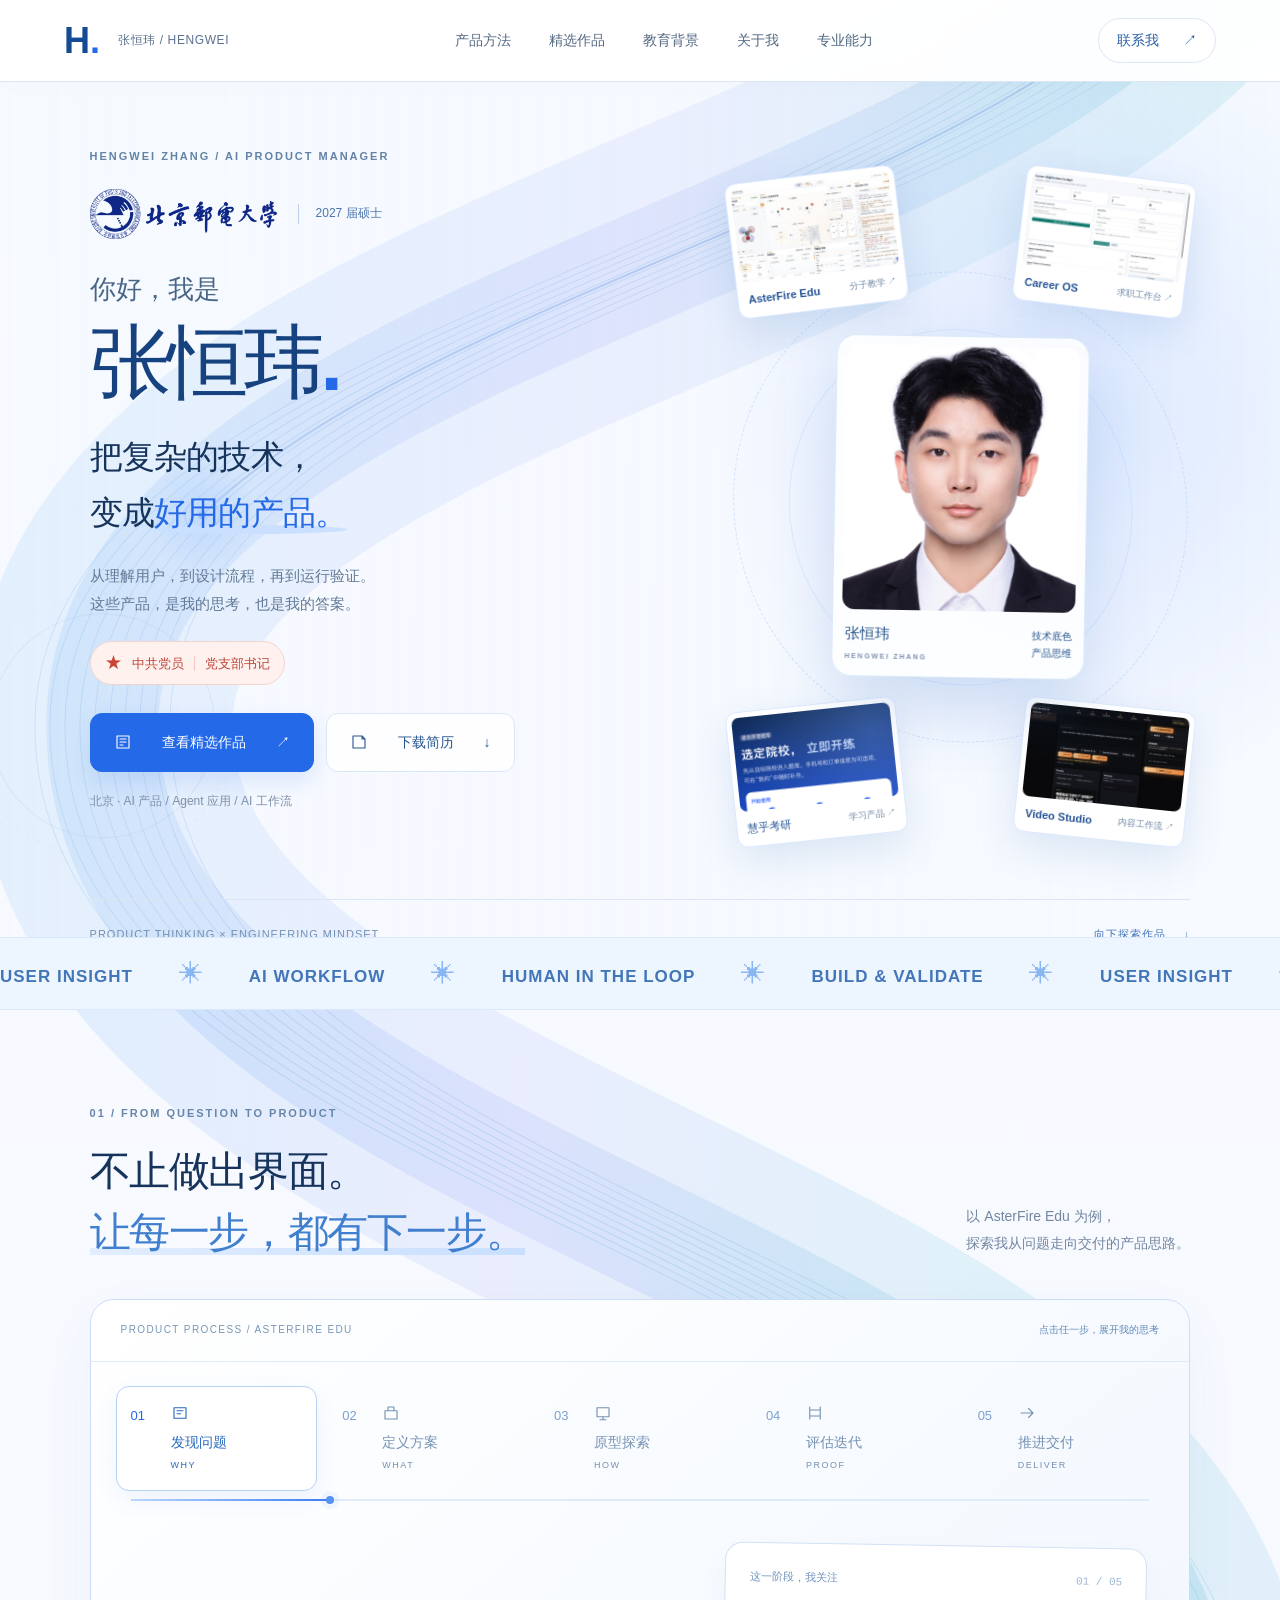
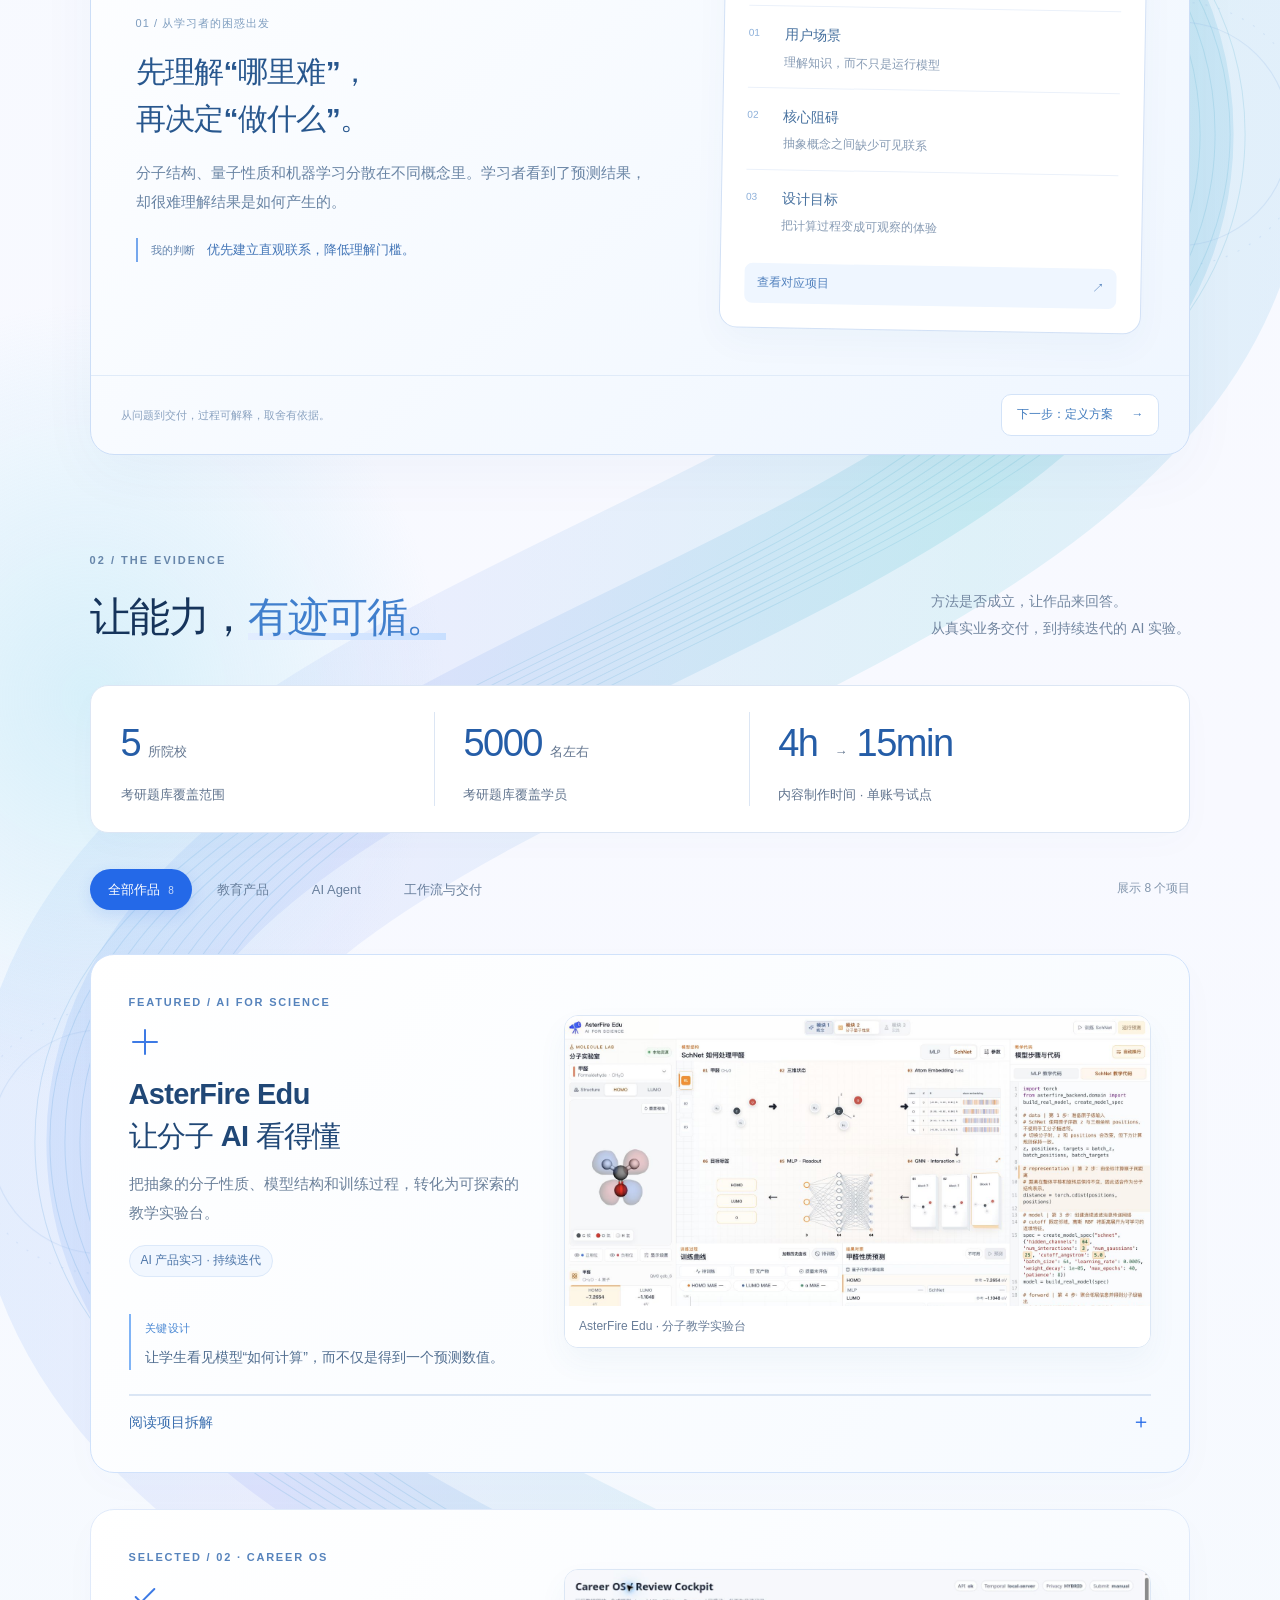
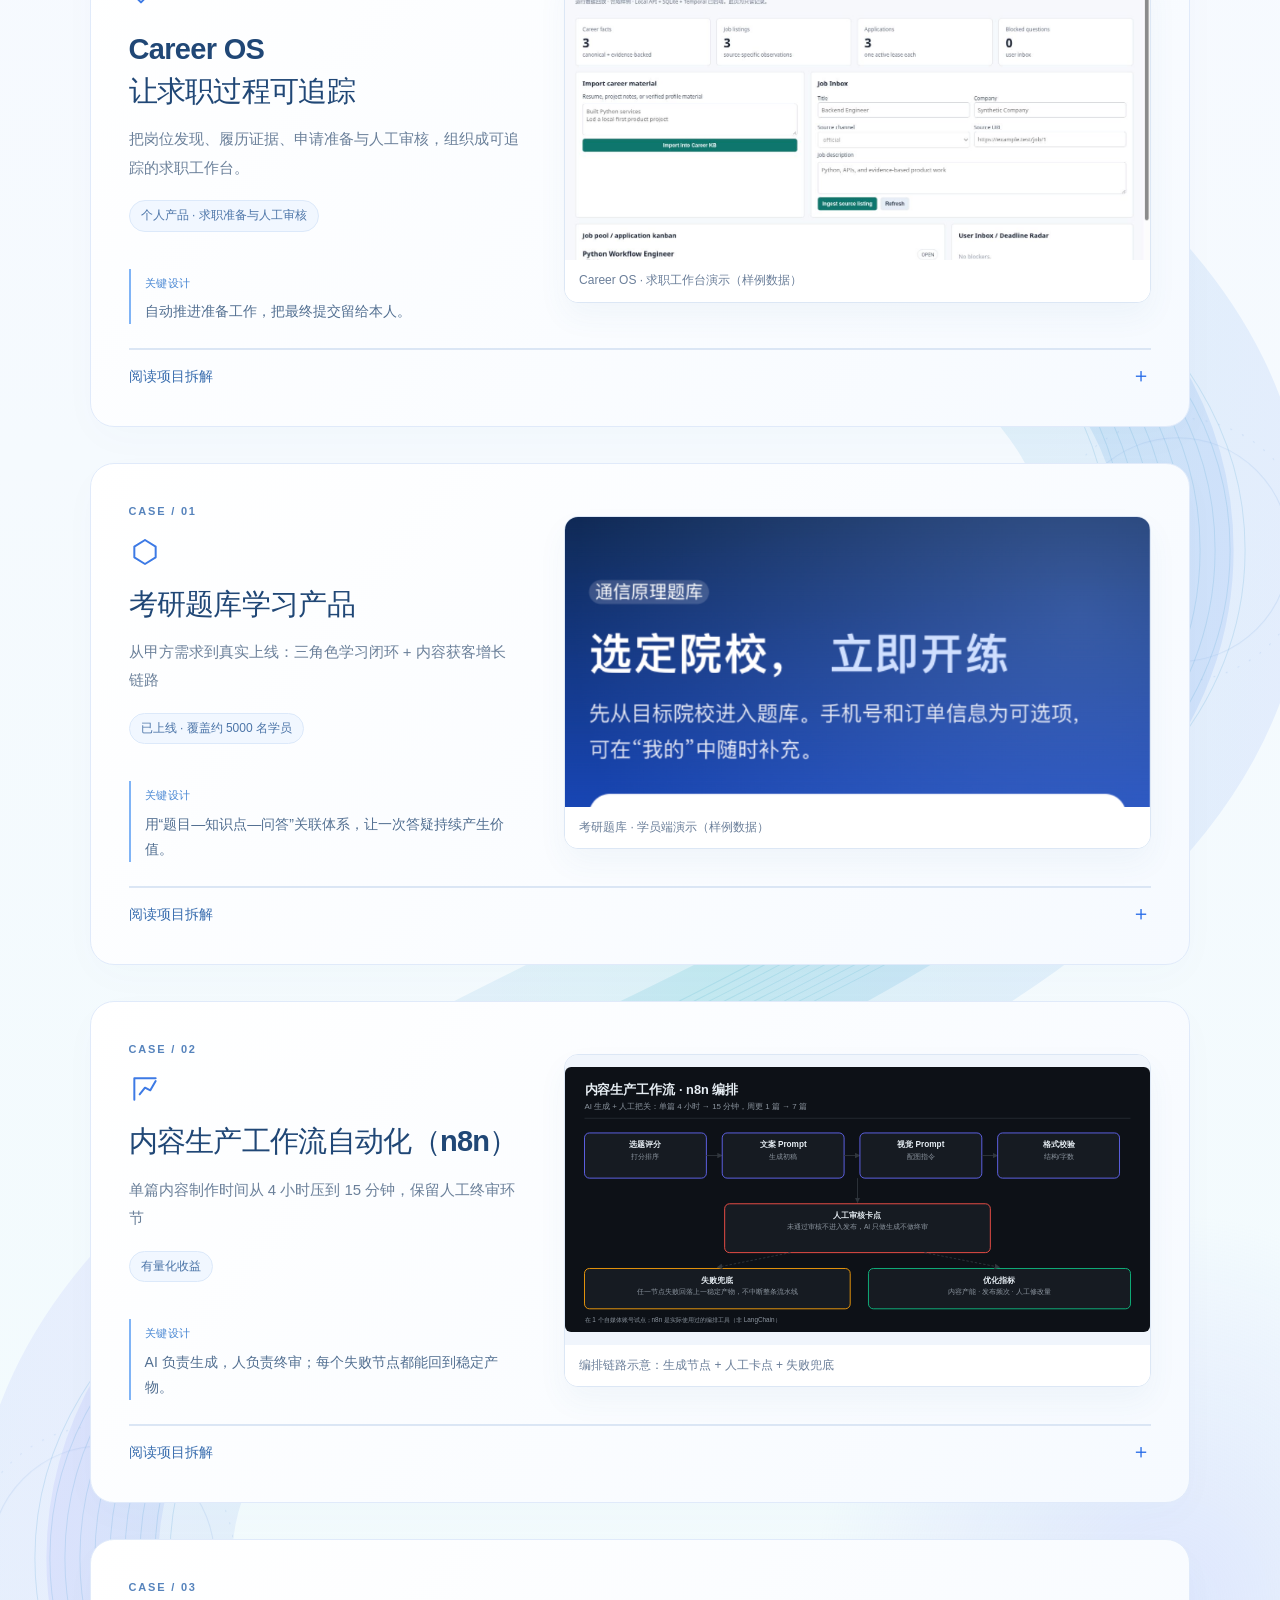
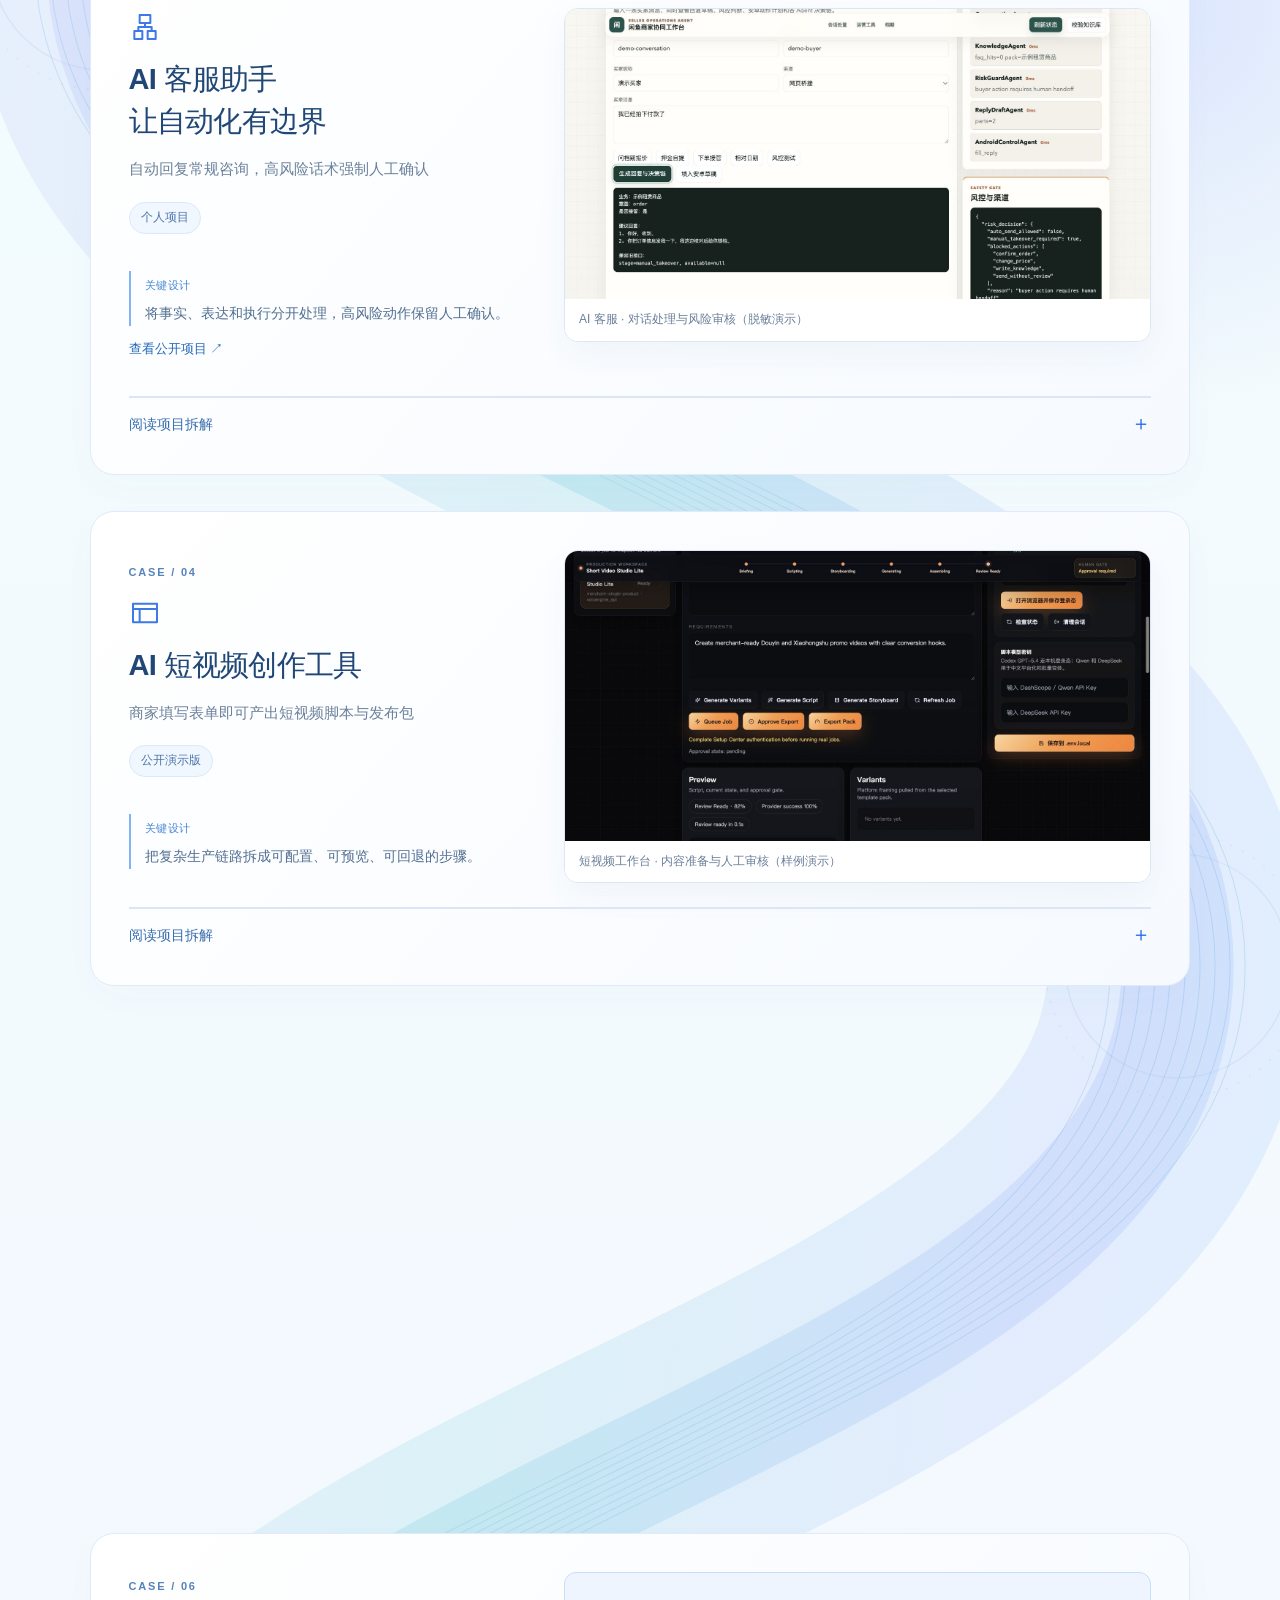
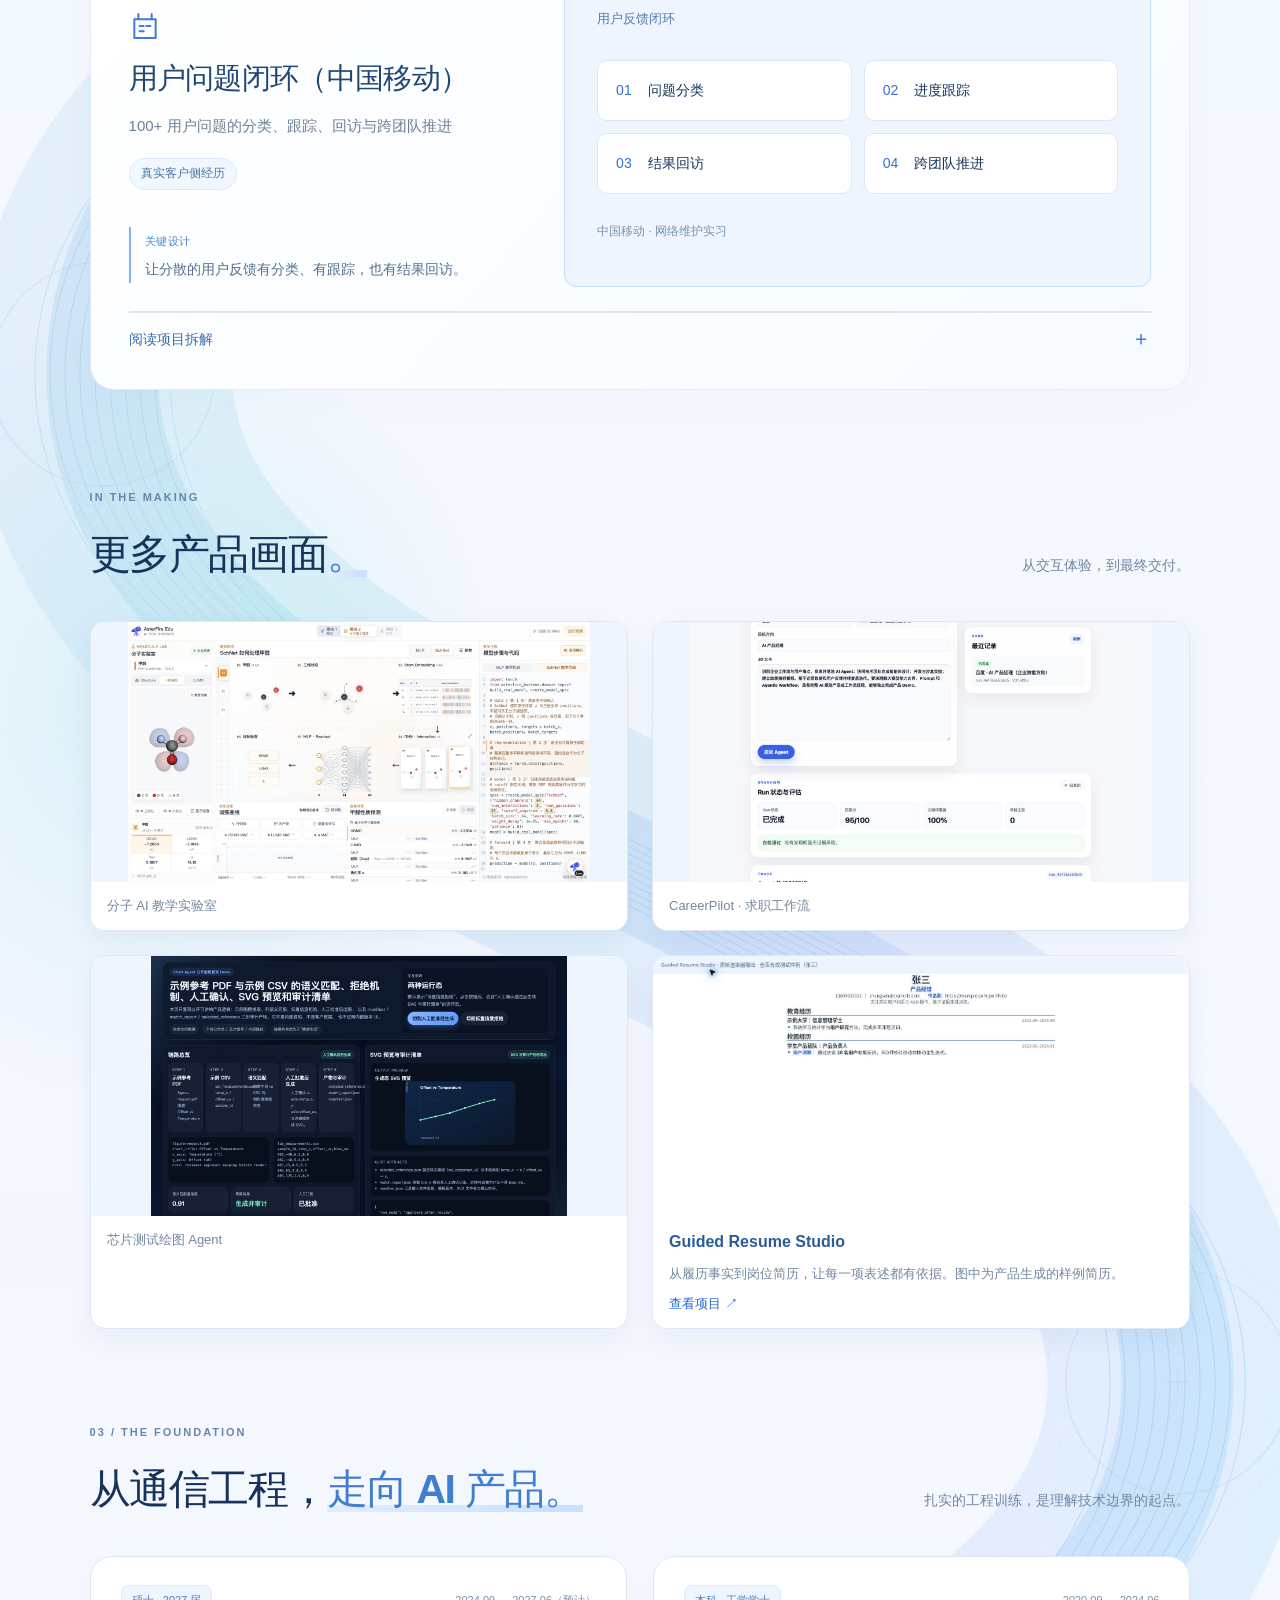
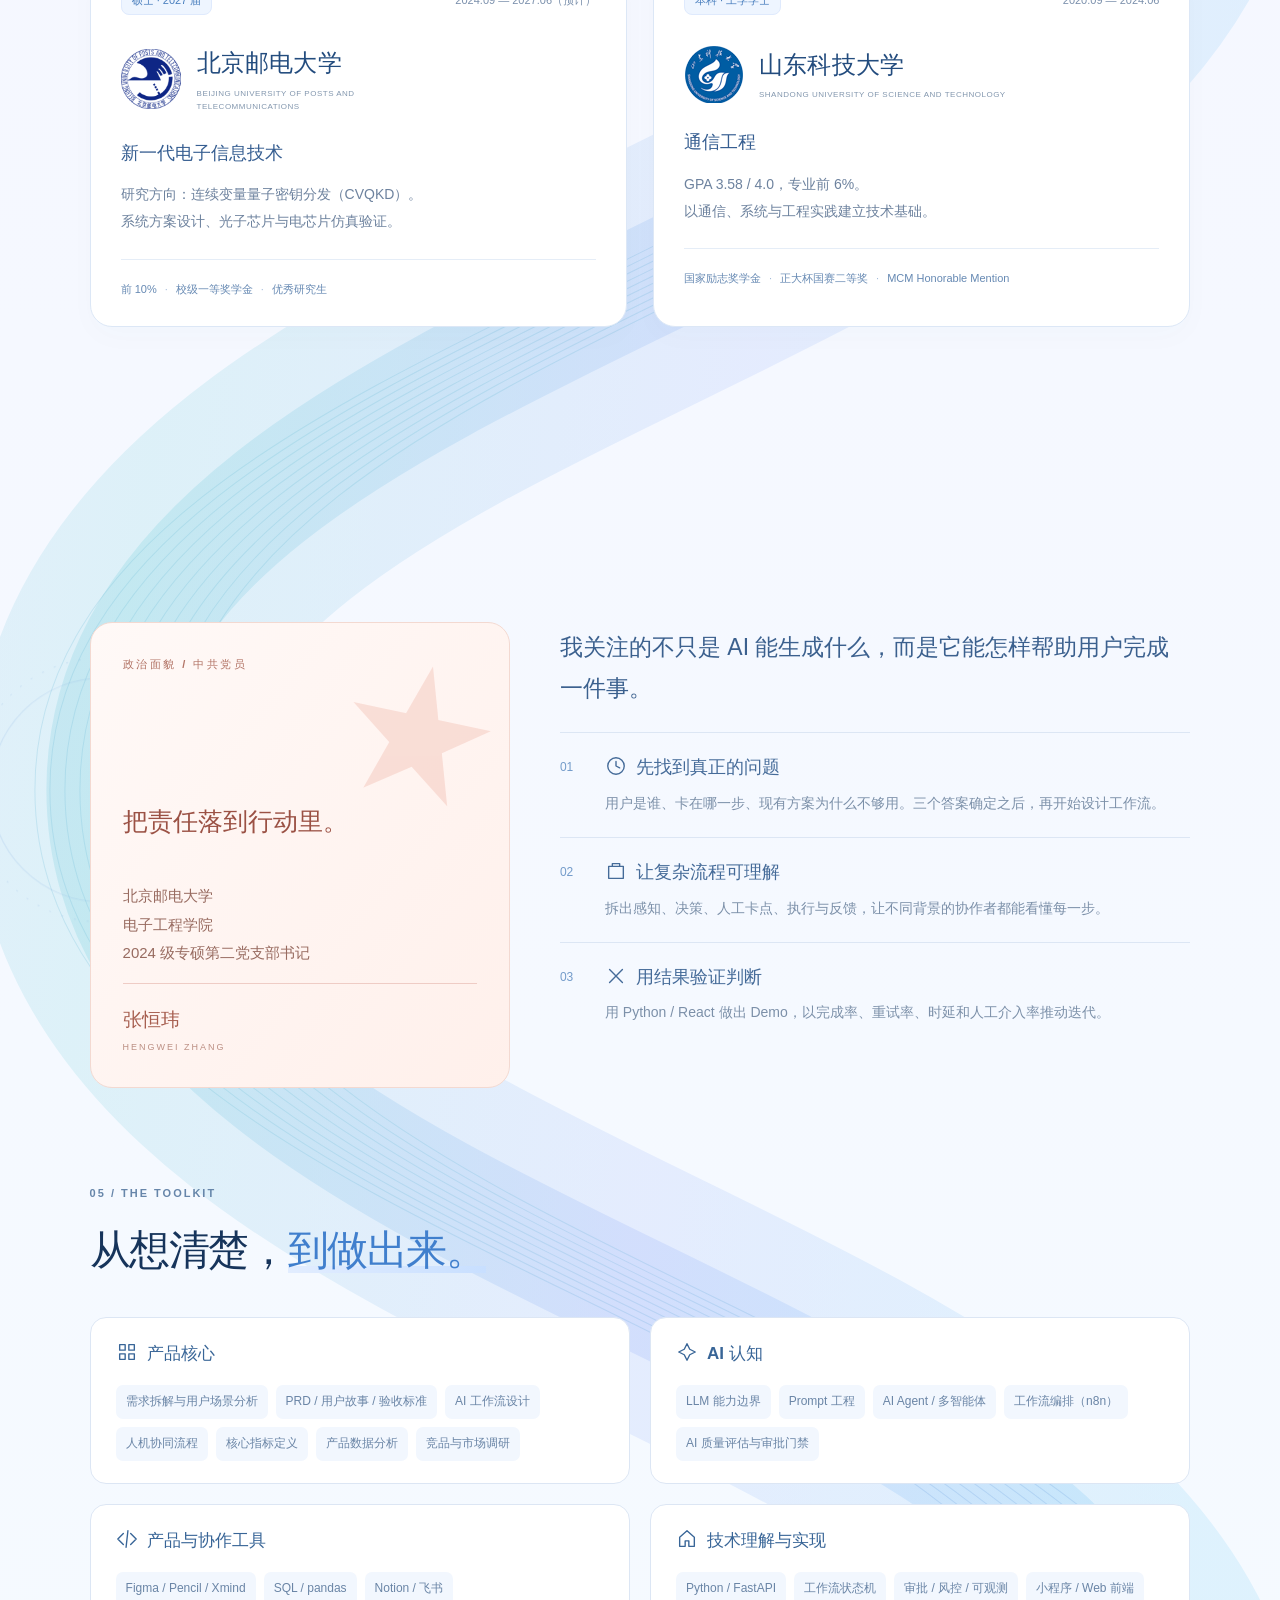
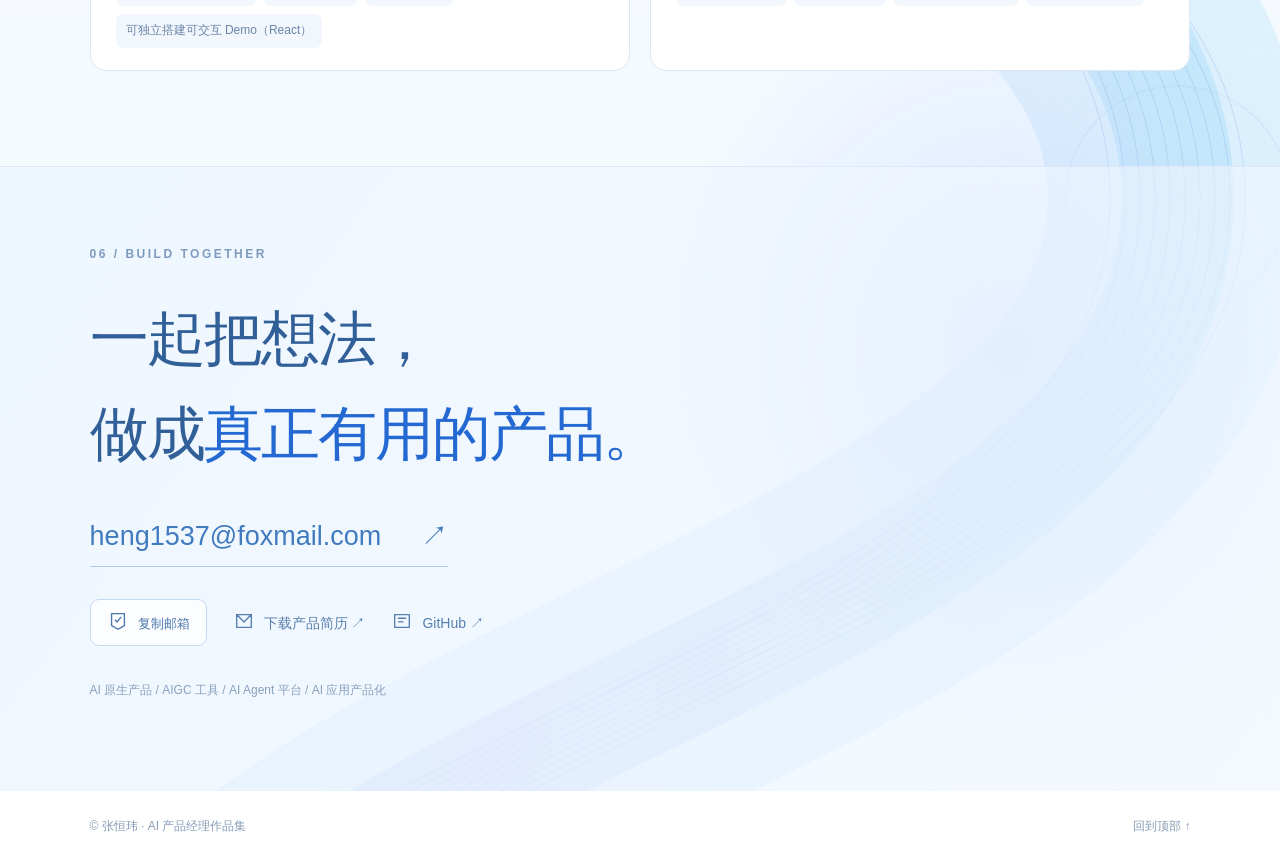
<file: index.html>
<!DOCTYPE html>

<html lang="zh-CN"><head><meta charset="utf-8"/><meta content="width=device-width, initial-scale=1" name="viewport"/><meta content="张恒玮，北邮2027届硕士，中共党员、党支部书记。AI产品经理作品集：需求拆解、AI工作流、人机协同与产品交付。" name="description"/><meta content="#f7faff" name="theme-color"/><title>张恒玮 · AI 产品经理 | 北邮硕士 · 2027 届</title><link href="style.css" rel="stylesheet"/><link href="data:image/svg+xml,%3Csvg xmlns='http://www.w3.org/2000/svg' viewBox='0 0 64 64'%3E%3Crect width='64' height='64' rx='14' fill='%232563eb'/%3E%3Ctext x='32' y='45' text-anchor='middle' font-size='42' font-family='sans-serif' fill='white'%3EH%3C/text%3E%3C/svg%3E" rel="icon"/><script defer="" src="script.js"></script></head>
<body><div aria-hidden="true" class="page-atmosphere"><svg class="journey-background" viewBox="0 0 1440 10000" preserveAspectRatio="none" focusable="false"><defs><linearGradient id="journey-colour" x1="0" y1="0" x2="0.8" y2="1"><stop offset="0" stop-color="#b7dafa"/><stop offset=".25" stop-color="#d4dbfc"/><stop offset=".5" stop-color="#b6e4ed"/><stop offset=".75" stop-color="#c9d7fc"/><stop offset="1" stop-color="#b9e4fa"/></linearGradient><linearGradient id="journey-ink" x1="0" y1="0" x2="1" y2="1"><stop stop-color="#609be0"/><stop offset=".5" stop-color="#69bed4"/><stop offset="1" stop-color="#658ae0"/></linearGradient><radialGradient id="journey-light"><stop stop-color="#85b7ff" stop-opacity=".5"/><stop offset="1" stop-color="#85b7ff" stop-opacity="0"/></radialGradient></defs><path class="journey-wash" d="M1200 -100 C1200 700 140 500 140 1200 S1300 1900 1300 2600 S140 3300 140 4000 S1300 4700 1300 5400 S140 6100 140 6800 S1300 7500 1300 8200 S140 9000 140 10100"/><path class="journey-ribbon"/><g class="journey-filaments"></g><path class="journey-progress" pathLength="1"/><g class="journey-landmarks"></g><g class="journey-beacon"><circle r="54" fill="url(#journey-light)"/><circle class="beacon-ring" r="17"/><circle r="4" fill="#6c9fe5"/></g></svg><span class="depth-orb orb-a"></span><span class="depth-orb orb-b"></span><span class="depth-orb orb-c"></span><span class="depth-orb orb-d"></span><span class="depth-orb orb-e"></span></div><a class="skip" href="#projects">跳转到项目</a><div aria-hidden="true" class="reading-progress"></div>
<header class="header"><a aria-label="张恒玮，首页" class="wordmark" href="#home">H<span>.</span><span class="wordmark-name">张恒玮 / HENGWEI</span></a><button aria-controls="main-nav" aria-expanded="false" aria-label="展开导航" class="menu-toggle">☰</button><nav aria-label="主导航" id="main-nav"><a href="#approach">产品方法</a><a href="#projects">精选作品</a><a href="#education">教育背景</a><a href="#about">关于我</a><a href="#skills">专业能力</a></nav><a class="header-contact" href="#contact">联系我 <span>↗</span></a></header>
<main><section class="hero" id="home"><div aria-hidden="true" class="hero-grid"></div><div class="hero-content"><p class="eyebrow">HENGWEI ZHANG / AI PRODUCT MANAGER</p><div class="hero-school"><img alt="北京邮电大学官方校徽与校名" height="92" src="assets/bupt-official.png" width="340"/><span>2027 届硕士</span></div><h1>你好，我是<span class="name">张恒玮<span class="name-dot">.</span></span></h1><p class="hero-line">把复杂的技术，<br/>变成<span class="blue-underline">好用的产品。</span></p><p class="hero-description">从理解用户，到设计流程，再到运行验证。<br/>这些产品，是我的思考，也是我的答案。</p><div class="identity"><span aria-hidden="true" class="identity-star">★</span><strong>中共党员</strong><span class="identity-divider"></span><span>党支部书记</span></div><div class="hero-actions"><a class="button primary" href="#projects"><svg aria-hidden="true" class="ui-icon icon-13" viewbox="0 0 24 24"><path d="M4 4h16v16H4V4m4 4h8m-8 4h8m-8 4h4"></path></svg>查看精选作品 <span>↗</span></a><a class="button secondary" href="resume-pm.pdf"><svg aria-hidden="true" class="ui-icon icon-14" viewbox="0 0 24 24"><path d="M8 4h8l4 4v12H4V4h4m8 0v4h4"></path></svg>下载简历 <span>↓</span></a></div><p class="hero-location">北京 · AI 产品 / Agent 应用 / AI 工作流</p></div><div class="portrait-stage"><div aria-hidden="true" class="orbit-ring"></div><div class="portrait-frame"><img alt="张恒玮的个人肖像，白衬衫与深色西装" class="portrait" fetchpriority="high" height="1536" src="assets/hengwei-portrait.jpeg" width="1152"/><div class="portrait-caption"><span>张恒玮 <small>HENGWEI ZHANG</small></span><span>技术底色<br/>产品思维</span></div></div><a class="orbit-shot orbit-1 hero-preview" href="#project-asterfire" style="--i:0"><img alt="AsterFire Edu 分子教学实验台" height="250" src="assets/demo2-molecular-lab.jpg" width="400"/><span><b>AsterFire Edu</b><small>分子教学 ↗</small></span></a><a class="orbit-shot orbit-2" href="#project-career" style="--i:1"><img alt="Career OS 求职工作台演示，展示岗位池与申请进度" height="250" src="assets/career-os-runtime.jpg" width="400"/><span><b>Career OS</b><small>求职工作台 ↗</small></span></a><a class="orbit-shot orbit-3" href="#project-1" style="--i:2"><img alt="考研题库学员端演示，展示院校选择与学习入口" height="250" src="assets/huihu-student-entry-runtime.png" width="400"/><span><b>慧乎考研</b><small>学习产品 ↗</small></span></a><a class="orbit-shot orbit-4" href="#project-4" style="--i:3"><img alt="短视频内容准备与人工审核演示" height="250" src="assets/short-video-review-ready.png" width="400"/><span><b>Video Studio</b><small>内容工作流 ↗</small></span></a></div><div class="hero-bottom"><span>PRODUCT THINKING × ENGINEERING MINDSET</span><a href="#projects">向下探索作品 <span>↓</span></a></div></section><div class="ticker"><div aria-hidden="true">USER INSIGHT <b>✳</b> AI WORKFLOW <b>✳</b> HUMAN IN THE LOOP <b>✳</b> BUILD &amp; VALIDATE <b>✳</b> USER INSIGHT <b>✳</b> AI WORKFLOW <b>✳</b> HUMAN IN THE LOOP <b>✳</b> BUILD &amp; VALIDATE <b>✳</b></div></div><section class="approach-section" id="approach"><div class="section-heading reveal"><div><span class="eyebrow">01 / FROM QUESTION TO PRODUCT</span><h2>不止做出界面。<br/><span>让每一步，都有下一步。</span></h2></div><p>以 AsterFire Edu 为例，<br/>探索我从问题走向交付的产品思路。</p></div><div class="approach-lab reveal"><div class="lab-header"><span>PRODUCT PROCESS / ASTERFIRE EDU</span><span class="lab-instruction">点击任一步，展开我的思考</span></div><div aria-label="产品过程" class="process-tabs" role="tablist"><button aria-controls="stage-panel" aria-selected="true" data-stage="0" id="stage-tab-0" role="tab" tabindex="0"><span>01</span><strong><svg aria-hidden="true" class="ui-icon icon-0" viewbox="0 0 24 24"><path d="M4 19V5h16v14H4m4-10h8m-8 4h5"></path></svg>发现问题</strong><small>WHY</small></button><button aria-controls="stage-panel" aria-selected="false" data-stage="1" id="stage-tab-1" role="tab" tabindex="-1"><span>02</span><strong><svg aria-hidden="true" class="ui-icon icon-1" viewbox="0 0 24 24"><path d="M8 4h8v5h4v11H4V9h4V4m0 5h8"></path></svg>定义方案</strong><small>WHAT</small></button><button aria-controls="stage-panel" aria-selected="false" data-stage="2" id="stage-tab-2" role="tab" tabindex="-1"><span>03</span><strong><svg aria-hidden="true" class="ui-icon icon-2" viewbox="0 0 24 24"><path d="M4 5h16v12H4V5m4 16h8m-4-4v4"></path></svg>原型探索</strong><small>HOW</small></button><button aria-controls="stage-panel" aria-selected="false" data-stage="3" id="stage-tab-3" role="tab" tabindex="-1"><span>04</span><strong><svg aria-hidden="true" class="ui-icon icon-3" viewbox="0 0 24 24"><path d="M5 4v16m14-16v16M5 8h14M5 16h14"></path></svg>评估迭代</strong><small>PROOF</small></button><button aria-controls="stage-panel" aria-selected="false" data-stage="4" id="stage-tab-4" role="tab" tabindex="-1"><span>05</span><strong><svg aria-hidden="true" class="ui-icon icon-4" viewbox="0 0 24 24"><path d="M4 12h16m-6-6 6 6-6 6"></path></svg>推进交付</strong><small>DELIVER</small></button></div><div aria-hidden="true" class="process-track"><span></span></div><div aria-labelledby="stage-tab-0" class="stage-panel" id="stage-panel" role="tabpanel" tabindex="0"><div class="stage-copy"><span class="stage-kicker">01 / 从学习者的困惑出发</span><h3>先理解“哪里难”，<br/>再决定“做什么”。</h3><p class="stage-description">分子结构、量子性质和机器学习分散在不同概念里。学习者看到了预测结果，却很难理解结果是如何产生的。</p><div class="stage-decision"><span>我的判断</span><p>优先建立直观联系，降低理解门槛。</p></div></div><div class="stage-artifact"><div class="artifact-top"><span>这一阶段，我关注</span><span class="artifact-count">01 / 05</span></div><div class="artifact-items"><div><span>01</span><strong>用户场景</strong><p>理解知识，而不只是运行模型</p></div><div><span>02</span><strong>核心阻碍</strong><p>抽象概念之间缺少可见联系</p></div><div><span>03</span><strong>设计目标</strong><p>把计算过程变成可观察的体验</p></div></div><a class="stage-project-link" href="#project-asterfire">查看对应项目 <span>↗</span></a></div></div><div class="process-bottom"><span>从问题到交付，过程可解释，取舍有依据。</span><button class="next-stage" type="button">下一步：定义方案 <span>→</span></button></div></div></section><section class="work-section" id="projects"><div class="section-heading reveal"><div><span class="eyebrow">02 / THE EVIDENCE</span><h2>让能力，<span>有迹可循。</span></h2></div><p>方法是否成立，让作品来回答。<br/>从真实业务交付，到持续迭代的 AI 实验。</p></div><div class="work-metrics reveal"><div><strong>5<span>所院校</span></strong><p>考研题库覆盖范围</p></div><div><strong>5000<span>名左右</span></strong><p>考研题库覆盖学员</p></div><div><strong>4h <span>→</span> 15min</strong><p>内容制作时间 · 单账号试点</p></div></div>
<div class="project-toolbar reveal"><div aria-label="按项目方向筛选" class="project-filters" role="group"><button aria-pressed="true" class="active" data-filter="all">全部作品 <span>8</span></button><button aria-pressed="false" data-filter="education">教育产品</button><button aria-pressed="false" data-filter="agent">AI Agent</button><button aria-pressed="false" data-filter="workflow">工作流与交付</button></div><span aria-live="polite" class="project-count">展示 8 个项目</span></div><article class="project reveal featured" data-case="project-asterfire" data-category="education" id="project-asterfire"><div class="project-info"><span class="eyebrow">FEATURED / AI FOR SCIENCE</span><h3><svg aria-hidden="true" class="ui-icon icon-5" viewbox="0 0 24 24"><path d="M12 3v18M3 12h18"></path></svg>AsterFire Edu<br/>让分子 AI 看得懂</h3><p class="project-tag">把抽象的分子性质、模型结构和训练过程，转化为可探索的教学实验台。</p><span class="status">AI 产品实习 · 持续迭代</span><div class="project-takeaway"><span>关键设计</span><p>让学生看见模型“如何计算”，而不仅是得到一个预测数值。</p></div></div><div class="project-media case-cover"><figure><img alt="AsterFire Edu 分子教学实验台" height="900" loading="lazy" src="assets/demo2-molecular-lab.jpg" width="1600"/><figcaption>AsterFire Edu · 分子教学实验台</figcaption></figure></div><details><summary>阅读项目拆解 <span>＋</span></summary><div class="case-body"><div class="blk"><p class="blk-label">用户问题</p><p class="blk-text">分子几何、量子性质与神经网络之间的关系难以直观理解，学习者需要在讲解与实验中建立联系。</p></div><div class="blk"><p class="blk-label">我的工作</p><p class="blk-text">参与需求拆解、教学叙事、交互设计与 Demo 交付，将输入、几何构建、距离角度编码、模型学习和性质预测组织成连贯的观察流程。</p></div><div class="blk"><p class="blk-label">产品取舍</p><p class="blk-text">以固定教学分子降低操作门槛。清晰区分训练、产物、质量与预测状态；不可用的能力明确标识，不用模拟结果替代真实训练。</p></div><div class="blk"><p class="blk-label">实现与边界</p><p class="blk-text">现有实验台支持 MLP 与 DimeNet++、三维几何观察、真实训练和显式预测。AI 助教与代码练习等能力仍有规划项，当前不作为已上线成果。</p></div><ul class="tags"><li>AI 教学</li><li>交互叙事</li><li>MLP / DimeNet++</li><li>真实训练</li></ul><div class="case-evidence"><div aria-label="教学流程" class="case-journey"><span>观察分子</span><i>→</i><span>理解模型</span><i>→</i><span>训练与预测</span></div></div></div></details></article><article class="project reveal" data-case="project-career" data-category="agent" id="project-career"><div class="project-info"><span class="eyebrow">SELECTED / 02 · CAREER OS</span><h3><svg aria-hidden="true" class="ui-icon icon-6" viewbox="0 0 24 24"><path d="M5 12l4 4L19 6"></path></svg>Career OS<br/>让求职过程可追踪</h3><p class="project-tag">把岗位发现、履历证据、申请准备与人工审核，组织成可追踪的求职工作台。</p><span class="status">个人产品 · 求职准备与人工审核</span><div class="project-takeaway"><span>关键设计</span><p>自动推进准备工作，把最终提交留给本人。</p></div></div><div class="project-media case-cover"><figure><img alt="Career OS 求职工作台演示，展示岗位池与申请进度" height="1000" loading="lazy" src="assets/career-os-runtime.jpg" width="1600"/><figcaption>Career OS · 求职工作台演示（样例数据）</figcaption></figure></div><details><summary>阅读项目拆解 <span>＋</span></summary><div class="case-body"><div class="blk"><p class="blk-label">用户问题</p><p class="blk-text">职位来源分散、材料版本混乱，简历定制和填写准备容易重复劳动，也难以追踪信息依据。</p></div><div class="blk"><p class="blk-label">产品方案</p><p class="blk-text">以持久化工作流串联材料导入、职位评估、计划、简历生成与受控浏览器准备；业务事实与流程状态分别管理。</p></div><div class="blk"><p class="blk-label">关键取舍</p><p class="blk-text">简历表述需要可追溯依据；浏览器扩展承担扫描和准备，不接受自动提交指令。遇到需要本人处理的环节，进入人工接管。</p></div><ul class="tags"><li>Temporal</li><li>SQLite</li><li>Chrome 扩展</li><li>人机协同</li></ul><div class="case-evidence"><div class="career-surface"><div class="surface-top"><span>CAREER OS / WORKFLOW DESIGN</span></div><div class="career-flow"><div><span>01</span><h4>职位与材料</h4><p>组织事实，保留来源</p></div><div><span>02</span><h4>匹配与计划</h4><p>将目标拆成下一步</p></div><div><span>03</span><h4>简历与产物</h4><p>按岗位准备申请材料</p></div><div><span>04</span><h4>本人确认</h4><p>浏览器准备，人工提交</p></div></div><div class="career-note">求职准备流程<span>可追踪 · 可恢复 · 有边界</span></div></div></div></div></details></article><article class="project reveal" data-case="project-1" data-category="education" id="project-1"><div class="project-info"><span class="eyebrow">CASE / 01</span><h3><svg aria-hidden="true" class="ui-icon icon-7" viewbox="0 0 24 24"><path d="M12 3l8 5v8l-8 5-8-5V8l8-5"></path></svg>考研题库学习产品</h3><p class="project-tag">从甲方需求到真实上线：三角色学习闭环 + 内容获客增长链路</p><span class="status">已上线 · 覆盖约 5000 名学员</span><div class="project-takeaway"><span>关键设计</span><p>用“题目—知识点—问答”关联体系，让一次答疑持续产生价值。</p></div></div><div class="project-media case-cover"><figure class="figure runtime-evidence"><img alt="考研题库学员端演示，展示院校选择与学习入口" height="1506" loading="lazy" src="assets/huihu-student-entry-runtime.png" width="780"/><figcaption>考研题库 · 学员端演示（样例数据）</figcaption></figure></div><details><summary>阅读项目拆解 <span>＋</span></summary><div class="case-body"><div class="blk"><p class="blk-label">痛点</p><p class="blk-text">调研中三类角色各有卡点：学员碎片时间刷题需求强但传统题库产品重、答疑链路长；教师端群内答疑分散重复；运营端内容生产耗时。</p></div><div class="blk"><p class="blk-label">我的方案</p><p class="blk-text">面向学员、教师、运营<strong>三类角色</strong>做调研，设计<strong>学员刷题 / 教师答疑 / 管理员工单</strong>三角色闭环；构建「题目 — 知识点 — 问答」关联知识体系，让一次答疑的结果可以被后续复用。</p></div><div class="blk"><ul class="pts"><li><strong>交付物</strong>：业务流程、功能清单、PRD、Figma 高保真原型、功能结构图、用户流程图、版本迭代记录、后端联调接口清单</li><li><strong>真实规模</strong>：覆盖 5 所院校约 5000 名当届学员，协同后端完成接口联调与上线</li><li><strong>迭代闭环</strong>：依据甲方与真实使用反馈完成 2–3 轮迭代</li><li><strong>增长链路</strong>：负责小红书 / B 站 / 抖音渠道运营，半年全平台涨粉 2 万，持续为小程序导流</li><li><strong>数据闭环</strong>：以私信咨询量与私域转化量为核心指标复盘内容表现，据此调整发布节奏与时段、为高咨询量内容配套 AI 客服话术承接；咨询转化量提升约 30%，答疑响应由人工在线时段的间断回复变为 24 小时承接</li><li><strong>效率</strong>：AI 辅助开发使原型周期缩短约 90%</li></ul></div><ul class="tags"><li>需求调研</li><li>PRD / 原型</li><li>多角色流程</li><li>上线交付</li><li>增长闭环</li><li>教育产品</li></ul><div class="btns" style="margin-top:18px"><a class="btn" href="https://github.com/galanime/huihu-kaoyan-miniapp-public" rel="noopener" target="_blank">查看项目 ↗</a></div><div class="case-evidence"><figure class="figure"><img alt="三角色闭环与增长链路示意" loading="lazy" src="assets/huihu-flow.svg"/><figcaption>三角色闭环与增长链路示意</figcaption></figure></div></div></details></article><article class="project reveal" data-case="project-2" data-category="workflow" id="project-2"><div class="project-info"><span class="eyebrow">CASE / 02</span><h3><svg aria-hidden="true" class="ui-icon icon-8" viewbox="0 0 24 24"><path d="M4 20V4h16M8 16l4-5 4 2 4-7"></path></svg>内容生产工作流自动化（n8n）</h3><p class="project-tag">单篇内容制作时间从 4 小时压到 15 分钟，保留人工终审环节</p><span class="status">有量化收益</span><div class="project-takeaway"><span>关键设计</span><p>AI 负责生成，人负责终审；每个失败节点都能回到稳定产物。</p></div></div><div class="project-media case-cover"><figure class="figure"><img alt="编排链路示意：生成节点 + 人工卡点 + 失败兜底" loading="lazy" src="assets/n8n-content-workflow.svg"/><figcaption>编排链路示意：生成节点 + 人工卡点 + 失败兜底</figcaption></figure></div><details><summary>阅读项目拆解 <span>＋</span></summary><div class="case-body"><div class="blk"><p class="blk-label">痛点</p><p class="blk-text">内容团队要保证周更频次，但选题、文案、配图、格式校验全靠人工串，单篇耗时长；一旦全自动化又容易产出不能用的内容。</p></div><div class="blk"><p class="blk-label">我的方案</p><p class="blk-text">用 n8n 编排「<strong>选题评分 → 文案 / 视觉 Prompt → 格式校验 → 人工审核 → 失败兜底</strong>」工作流：AI 负责生成，人负责终审，任一节点失败回落上一稳定产物，不中断整条流水线。</p></div><div class="blk"><p class="blk-label">验证与成果</p><p class="blk-text">在 1 个自媒体账号试点：<strong>单篇制作由约 4 小时缩短至 15 分钟，周更由 1 篇提升至 7 篇</strong>；以内容产能、发布频次、人工修改量作为优化指标。</p></div><ul class="tags"><li>工作流编排</li><li>n8n</li><li>人机协同</li><li>效率量化</li><li>AIGC</li></ul></div></details></article><article class="project reveal" data-case="project-3" data-category="agent" id="project-3"><div class="project-info"><span class="eyebrow">CASE / 03</span><h3><svg aria-hidden="true" class="ui-icon icon-9" viewbox="0 0 24 24"><path d="M8 3h8v6H8V3m-4 12h6v6H4v-6m10 0h6v6h-6v-6m-2-6v3H7v3m5-3h5v3"></path></svg>AI 客服助手<br/>让自动化有边界</h3><p class="project-tag">自动回复常规咨询，高风险话术强制人工确认</p><span class="status">个人项目</span><div class="project-takeaway"><span>关键设计</span><p>将事实、表达和执行分开处理，高风险动作保留人工确认。</p></div><a class="repo-link" href="https://github.com/galanime/xianyu-ai-customer-service-agent" rel="noopener" target="_blank">查看公开项目 ↗</a></div><div class="project-media case-cover"><figure class="figure runtime-evidence"><img alt="AI 客服对话处理与风险审核演示" height="900" loading="lazy" src="assets/xianyu-agent-runtime.jpg" width="1600"/><figcaption>AI 客服 · 对话处理与风险审核（脱敏演示）</figcaption></figure></div><details><summary>阅读项目拆解 <span>＋</span></summary><div class="case-body"><div class="blk"><p class="blk-label">痛点</p><p class="blk-text">账号私信 / 评论量大，人工回复不及时导致流失；但全自动回复容易触发平台风控或话术违规，账号风险高。</p></div><div class="blk"><p class="blk-label">我的方案</p><p class="blk-text">设计<strong>感知 → 分诊 → 拟人化改写 → 人工审批 → 执行 → 学习同步</strong>的人机协同流程：低风险常规问题自动处理，高风险动作强制进入人工卡点。</p></div><div class="blk"><ul class="pts"><li><strong>核心取舍</strong>：主动牺牲自动化率换账号安全 —— 改价、确认订单等高危动作即使模型判断正确也一律转人工，个人商家承受不起一次封号，自动化率不是这个场景的北极星指标</li><li><strong>可解释</strong>：每条自动回复都记录意图判定与风控决策依据，可解释、可回放、可审计</li><li><strong>运营可自维护</strong>：话术库与策略解耦为 YAML 知识包 + FAQ JSONL，非技术运营同学能自己维护规则</li><li><strong>验证</strong>：待审队列 + 审计日志的 Web 面板承载运营日常；17 个自动化测试覆盖核心分诊与风控逻辑</li></ul></div><ul class="tags"><li>人机协同</li><li>风控设计</li><li>审批闭环</li><li>可解释性</li><li>运营效率</li></ul><div class="case-evidence"><figure class="figure"><img alt="风控前置示意：5 类意图分诊，4 类高危动作强制转人工" loading="lazy" src="assets/xianyu-riskguard.svg"/><figcaption>风控前置示意：5 类意图分诊，4 类高危动作强制转人工</figcaption></figure></div></div></details></article><article class="project reveal" data-case="project-4" data-category="workflow" id="project-4"><div class="project-info"><span class="eyebrow">CASE / 04</span><h3><svg aria-hidden="true" class="ui-icon icon-10" viewbox="0 0 24 24"><path d="M3 5h18v14H3V5m0 4h18m-13 0v10"></path></svg>AI 短视频创作工具</h3><p class="project-tag">商家填写表单即可产出短视频脚本与发布包</p><span class="status">公开演示版</span><div class="project-takeaway"><span>关键设计</span><p>把复杂生产链路拆成可配置、可预览、可回退的步骤。</p></div></div><div class="project-media case-cover"><figure class="figure runtime-evidence"><img alt="短视频内容准备与人工审核演示" height="900" loading="lazy" src="assets/short-video-review-ready.png" width="1600"/><figcaption>短视频工作台 · 内容准备与人工审核（样例演示）</figcaption></figure></div><details><summary>阅读项目拆解 <span>＋</span></summary><div class="case-body"><div class="blk"><p class="blk-label">痛点</p><p class="blk-text">中小商家想做短视频获客，但不会写脚本、不懂剪辑，外包一条成本高、周期长，导致大量商家放弃视频渠道。</p></div><div class="blk"><p class="blk-label">我的方案</p><p class="blk-text">把短视频生产拆解为 <strong>brief → 脚本 → 分镜 → 发布包</strong> 的标准化工作流，每一步都是可配置、可预览、可回退的节点；用多智能体分别负责文案、视觉与结构，商家侧的操作简化为填写一份表单。</p></div><div class="blk"><ul class="pts"><li><strong>质量门禁</strong>：人工审批前置，未审批的任务不可进入导出阶段，内容风险由流程规则拦截</li><li><strong>双版本策略</strong>：Lite 版用于 0 成本演示与获客，Pro 版面向付费商用，能力边界清晰</li><li><strong>成本控制</strong>：提供样例体验与能力降级方案，降低早期验证门槛。</li><li><strong>产品交付</strong>：完成可交互原型与完整创作链路，沉淀操作教程和内容模板。</li></ul></div><ul class="tags"><li>需求拆解</li><li>AI 工作流</li><li>审批门禁</li><li>双版本策略</li><li>AIGC</li></ul><div class="btns" style="margin-top:18px"><a class="btn" href="https://github.com/galanime/short-video-studio-lite" rel="noopener" target="_blank">GitHub →</a></div></div></details></article><article class="project reveal" data-case="project-5" data-category="agent" id="project-5"><div class="project-info"><span class="eyebrow">CASE / 05</span><h3><svg aria-hidden="true" class="ui-icon icon-11" viewbox="0 0 24 24"><path d="M4 8l8-5 8 5-8 5-8-5m4 3v6l4 3 4-3v-6"></path></svg>AI 生活助手</h3><p class="project-tag">用可量化的指标衡量 AI 助手的实际帮助程度</p><span class="status">个人项目</span><div class="project-takeaway"><span>关键设计</span><p>用任务完成率衡量价值，用可回放的 Trace 定位问题。</p></div></div><div class="project-media case-cover"><figure class="figure runtime-evidence"><img alt="LifeHelper 任务过程与体验评估演示" height="1800" loading="lazy" src="assets/lifehelper-runtime.jpg" width="1440"/><figcaption>LifeHelper · 任务过程与体验评估（样例演示）</figcaption></figure></div><details><summary>阅读项目拆解 <span>＋</span></summary><div class="case-body"><div class="blk"><p class="blk-label">痛点</p><p class="blk-text">AI 助手能对话但完成不了任务是常见情况，用户描述不清具体问题在哪，团队也缺少判断优化方向的依据，根本原因是没有一套可量化的体验评估方法。</p></div><div class="blk"><p class="blk-label">我的方案</p><p class="blk-text">设计<strong>意图识别 → 任务拆解 → 工具调用 → 结果聚合</strong>的完整用户旅程，并定义完成率、重试率、端到端时延、人工评分等核心体验指标。</p></div><div class="blk"><ul class="pts"><li><strong>核心指标定义</strong>：北极星指标定为任务完成率，而不是回复率</li><li><strong>评估面板</strong>：评估仪表盘 + 人工评分入口，用数据驱动迭代意图识别与工具选择策略</li><li><strong>过程可视化</strong>：任务 DAG + Trace + 会话回放，让非技术干系人看懂决策链路，降低验收成本</li><li><strong>迭代价值</strong>：将体验评估方法沉淀为可复用流程，支持持续优化 Agent 产品。</li></ul></div><ul class="tags"><li>核心指标</li><li>评估体系</li><li>数据分析</li><li>AI Agent</li><li>体验设计</li></ul><div class="btns" style="margin-top:18px"><a class="btn" href="https://github.com/galanime/LifeHelper" rel="noopener" target="_blank">GitHub →</a></div><div class="case-evidence"><figure class="figure"><img alt="用户旅程与评估面板示意" loading="lazy" src="assets/lifehelper-stack.svg"/><figcaption>用户旅程与评估面板示意</figcaption></figure></div></div></details></article><article class="project reveal" data-case="project-6" data-category="workflow" id="project-6"><div class="project-info"><span class="eyebrow">CASE / 06</span><h3><svg aria-hidden="true" class="ui-icon icon-12" viewbox="0 0 24 24"><path d="M7 3v4M17 3v4M4 7h16v14H4V7m4 5h3m2 0h3m-8 4h3"></path></svg>用户问题闭环（中国移动）</h3><p class="project-tag">100+ 用户问题的分类、跟踪、回访与跨团队推进</p><span class="status">真实客户侧经历</span><div class="project-takeaway"><span>关键设计</span><p>让分散的用户反馈有分类、有跟踪，也有结果回访。</p></div></div><div class="project-media case-cover"><div class="service-visual"><span>用户反馈闭环</span><ol><li>问题分类</li><li>进度跟踪</li><li>结果回访</li><li>跨团队推进</li></ol><p>中国移动 · 网络维护实习</p></div></div><details><summary>阅读项目拆解 <span>＋</span></summary><div class="case-body"><div class="blk"><p class="blk-label">背景</p><p class="blk-text">中国移动河南公司分公司网络维护实习（本科寒假，2024.02–2024.03）：一线用户问题分散在多个渠道，处理进度不透明，跨团队推进容易断链。</p></div><div class="blk"><p class="blk-label">我做的事</p><p class="blk-text">跟进 <strong>100+ 个用户问题反馈与处理进度</strong>，建立问题处理台账，跑通「分类 → 进度跟踪 → 结果回访 → 跨团队推进」闭环。</p></div><div class="blk"><p class="blk-label">结果</p><p class="blk-text">问题<strong>解决率 98%</strong>、<strong>满意度 95%</strong>；另完成 20+ 个基站巡检，排查出 3 处潜在设备隐患。</p></div><ul class="tags"><li>用户反馈闭环</li><li>问题分级</li><li>跨团队推进</li><li>满意度度量</li></ul></div></details></article>
</section><section class="more-work"><div class="section-heading reveal"><div><span class="eyebrow">IN THE MAKING</span><h2>更多产品画面<span>。</span></h2></div><p>从交互体验，到最终交付。</p></div><div class="gallery reveal"><figure><img alt="AsterFire Edu 分子教学实验台" height="900" loading="lazy" src="assets/demo2-molecular-lab.jpg" width="1600"/><figcaption>分子 AI 教学实验室</figcaption></figure><figure><img alt="CareerPilot 求职工作流运行界面" height="900" loading="lazy" src="assets/careerpilot-baidu-run.jpg" width="1600"/><figcaption>CareerPilot · 求职工作流</figcaption></figure><figure><img alt="芯片测试绘图 Agent 运行界面" height="900" loading="lazy" src="assets/chart-agent-public-runtime.jpg" width="1440"/><figcaption>芯片测试绘图 Agent</figcaption></figure><figure class="generated-artifact"><img alt="Guided Resume Studio 生成的样例简历" height="1100" loading="lazy" src="assets/guided-resume-runtime.jpg" width="1200"/><figcaption><strong>Guided Resume Studio</strong><p>从履历事实到岗位简历，让每一项表述都有依据。图中为产品生成的样例简历。</p><a href="https://github.com/galanime/guided-resume-studio" rel="noopener" target="_blank">查看项目 ↗</a></figcaption></figure></div></section>
<section class="education-section" id="education"><div class="section-heading reveal"><div><span class="eyebrow">03 / THE FOUNDATION</span><h2>从通信工程，<span>走向 AI 产品。</span></h2></div><p>扎实的工程训练，是理解技术边界的起点。</p></div><div class="education-grid"><article class="education-card reveal"><div class="education-top"><span class="degree">硕士 · 2027 届</span><span>2024.09 — 2027.06（预计）</span></div><div class="school-heading"><span class="school-seal bupt-seal"><img alt="北京邮电大学校徽" height="91" loading="lazy" src="assets/bupt-official.png" width="341"/></span><div><h3>北京邮电大学</h3><p>BEIJING UNIVERSITY OF POSTS AND TELECOMMUNICATIONS</p></div></div><h4>新一代电子信息技术</h4><p class="education-description">研究方向：连续变量量子密钥分发（CVQKD）。<br/>系统方案设计、光子芯片与电芯片仿真验证。</p><div class="education-tags"><span>前 10%</span><span>校级一等奖学金</span><span>优秀研究生</span></div></article><article class="education-card reveal"><div class="education-top"><span class="degree">本科 · 工学学士</span><span>2020.09 — 2024.06</span></div><div class="school-heading"><span class="school-seal sdust-seal"><img alt="山东科技大学校徽" height="65" loading="lazy" src="assets/sdust-official.png" width="288"/></span><div><h3>山东科技大学</h3><p>SHANDONG UNIVERSITY OF SCIENCE AND TECHNOLOGY</p></div></div><h4>通信工程</h4><p class="education-description">GPA 3.58 / 4.0，专业前 6%。<br/>以通信、系统与工程实践建立技术基础。</p><div class="education-tags"><span>国家励志奖学金</span><span>正大杯国赛二等奖</span><span>MCM Honorable Mention</span></div></article></div></section><section class="about-section" id="about"><div class="about-title reveal"><span class="eyebrow">04 / THE RESPONSIBILITY</span><h2>认真做产品。<br/>也认真对待<span>每一份责任。</span></h2></div><div class="about-grid"><div class="identity-card reveal"><span class="eyebrow">政治面貌 / 中共党员</span><span aria-hidden="true" class="large-star">★</span><h3>把责任落到行动里。</h3><p>北京邮电大学<br/>电子工程学院<br/>2024 级专硕第二党支部书记</p><div class="identity-signature">张恒玮 <span>HENGWEI ZHANG</span></div></div><div class="methodology reveal"><p class="about-intro">我关注的不只是 AI 能生成什么，而是它能怎样帮助用户完成一件事。</p><div><span>01</span><h3><svg aria-hidden="true" class="ui-icon icon-15" viewbox="0 0 24 24"><path d="M12 3a9 9 0 1 0 0 18 9 9 0 0 0 0-18m0 4v5l4 2"></path></svg>先找到真正的问题</h3><p>用户是谁、卡在哪一步、现有方案为什么不够用。三个答案确定之后，再开始设计工作流。</p></div><div><span>02</span><h3><svg aria-hidden="true" class="ui-icon icon-16" viewbox="0 0 24 24"><path d="M4 7h16v13H4V7m4 0V4h8v3"></path></svg>让复杂流程可理解</h3><p>拆出感知、决策、人工卡点、执行与反馈，让不同背景的协作者都能看懂每一步。</p></div><div><span>03</span><h3><svg aria-hidden="true" class="ui-icon icon-17" viewbox="0 0 24 24"><path d="M5 5l14 14M19 5 5 19"></path></svg>用结果验证判断</h3><p>用 Python / React 做出 Demo，以完成率、重试率、时延和人工介入率推动迭代。</p></div></div></div></section>
<section class="skills-section" id="skills"><div class="section-heading reveal"><div><span class="eyebrow">05 / THE TOOLKIT</span><h2>从想清楚，<span>到做出来。</span></h2></div></div><div class="skills-grid reveal"><div class="grp"><p class="grp-label"><svg aria-hidden="true" class="ui-icon icon-18" viewbox="0 0 24 24"><path d="M4 4h6v6H4V4m10 0h6v6h-6V4M4 14h6v6H4v-6m10 0h6v6h-6v-6"></path></svg>产品核心</p><ul class="tags"><li>需求拆解与用户场景分析</li><li>PRD / 用户故事 / 验收标准</li><li>AI 工作流设计</li><li>人机协同流程</li><li>核心指标定义</li><li>产品数据分析</li><li>竞品与市场调研</li></ul></div><div class="grp"><p class="grp-label"><svg aria-hidden="true" class="ui-icon icon-19" viewbox="0 0 24 24"><path d="M12 3l3 6 6 3-6 3-3 6-3-6-6-3 6-3 3-6"></path></svg>AI 认知</p><ul class="tags"><li>LLM 能力边界</li><li>Prompt 工程</li><li>AI Agent / 多智能体</li><li>工作流编排（n8n）</li><li>AI 质量评估与审批门禁</li></ul></div><div class="grp"><p class="grp-label"><svg aria-hidden="true" class="ui-icon icon-20" viewbox="0 0 24 24"><path d="M8 6 2 12l6 6m8-12 6 6-6 6m-3-15-2 18"></path></svg>产品与协作工具</p><ul class="tags"><li>Figma / Pencil / Xmind</li><li>SQL / pandas</li><li>Notion / 飞书</li><li>可独立搭建可交互 Demo（React）</li></ul></div><div class="grp"><p class="grp-label"><svg aria-hidden="true" class="ui-icon icon-21" viewbox="0 0 24 24"><path d="M4 20V10l8-7 8 7v10h-6v-6h-4v6H4"></path></svg>技术理解与实现</p><ul class="tags"><li>Python / FastAPI</li><li>工作流状态机</li><li>审批 / 风控 / 可观测</li><li>小程序 / Web 前端</li></ul></div>
</div></section>
<section class="contact-section" id="contact"><span class="eyebrow">06 / BUILD TOGETHER</span><h2>一起把想法，<br/>做成<span>真正有用的产品。</span></h2><a class="email-link" href="mailto:heng1537@foxmail.com">heng1537@foxmail.com <span>↗</span></a><div class="contact-links"><button class="copy-email" type="button"><svg aria-hidden="true" class="ui-icon icon-22" viewbox="0 0 24 24"><path d="M5 4h14v13l-7 4-7-4V4m4 7 2 2 4-5"></path></svg>复制邮箱</button><a href="resume-pm.pdf"><svg aria-hidden="true" class="ui-icon icon-23" viewbox="0 0 24 24"><path d="M4 5h16v14H4V5m0 0 8 8 8-8"></path></svg>下载产品简历 ↗</a><a href="https://github.com/galanime" rel="noopener" target="_blank"><svg aria-hidden="true" class="ui-icon icon-0" viewbox="0 0 24 24"><path d="M4 19V5h16v14H4m4-10h8m-8 4h5"></path></svg>GitHub ↗</a></div><p class="contact-note">AI 原生产品 / AIGC 工具 / AI Agent 平台 / AI 应用产品化</p></section></main><footer><span>© 张恒玮 · AI 产品经理作品集</span><div class="footer-controls"><a href="#home">回到顶部 ↑</a></div></footer><div aria-live="polite" class="toast" role="status"></div><dialog aria-label="查看项目大图" class="lightbox"><button aria-label="关闭大图" class="lightbox-close">关闭 ×</button><button aria-label="上一张图片" class="lightbox-prev">←</button><button aria-label="下一张图片" class="lightbox-next">→</button><img alt=""/><p></p></dialog></body></html>
</file>
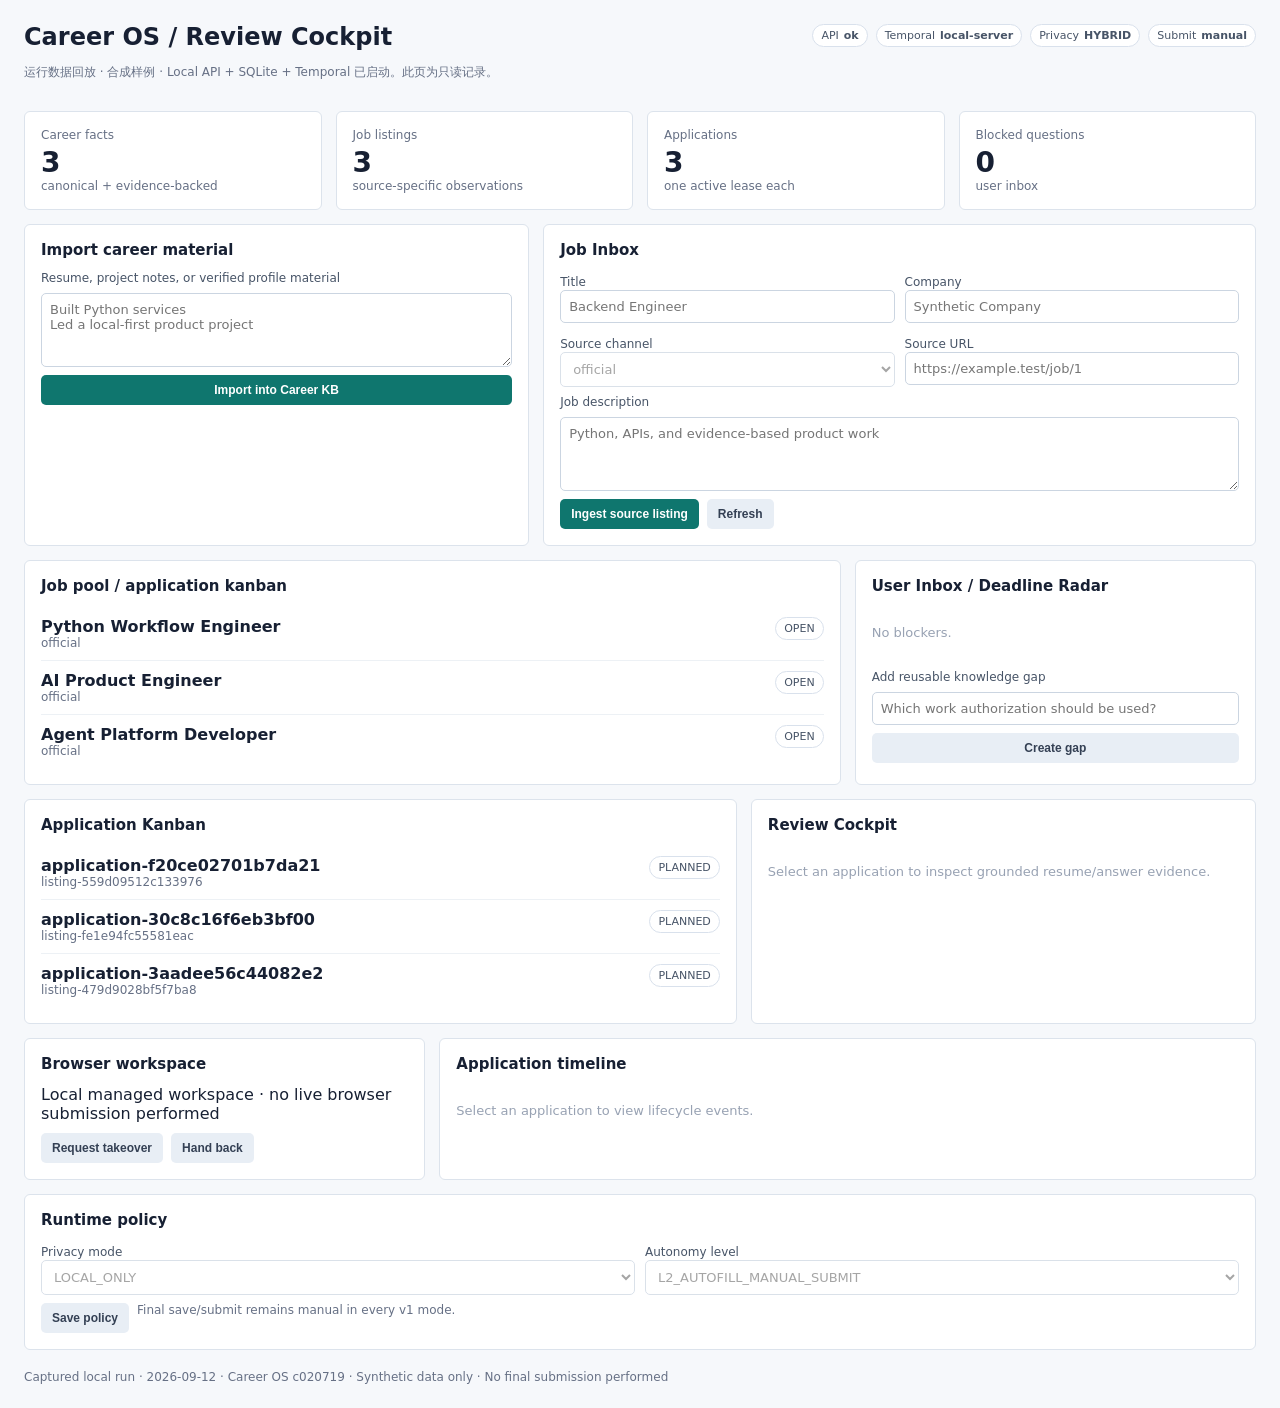
<file: demos/career-os-recording/index.html>
<!DOCTYPE html>

<html lang="en">
<head>
<meta charset="utf-8"/>
<meta content="width=device-width, initial-scale=1" name="viewport"/>
<title>Career OS / Review Cockpit</title>
<style>
    :root{font-family:Inter,ui-sans-serif,system-ui,-apple-system,BlinkMacSystemFont,"Segoe UI",sans-serif;color:#172033;background:#f6f8fb}*{box-sizing:border-box}body{margin:0}.shell{max-width:1440px;margin:0 auto;padding:24px}header{display:flex;justify-content:space-between;gap:20px;align-items:flex-start;margin-bottom:18px}h1{font-size:24px;line-height:1.15;margin:0 0 6px;letter-spacing:0}h2{font-size:15px;margin:0 0 12px;letter-spacing:0}.muted{color:#667085;font-size:12px}.status{display:flex;gap:8px;flex-wrap:wrap;justify-content:flex-end}.pill,.tag{display:inline-flex;align-items:center;gap:5px;padding:4px 8px;border-radius:999px;background:#fff;border:1px solid #d9e1ec;font-size:11px;color:#475467}.grid{display:grid;grid-template-columns:repeat(12,minmax(0,1fr));gap:14px}.panel{background:#fff;border:1px solid #dce3ec;border-radius:6px;padding:16px;min-width:0}.span-3{grid-column:span 3}.span-4{grid-column:span 4}.span-5{grid-column:span 5}.span-7{grid-column:span 7}.span-8{grid-column:span 8}.span-12{grid-column:span 12}.label{font-size:12px;color:#667085}.metric{font-size:28px;font-weight:700;margin-top:4px}.list{max-height:320px;overflow:auto}.row{display:flex;align-items:flex-start;justify-content:space-between;gap:12px;padding:10px 0;border-bottom:1px solid #edf1f5}.row:last-child{border-bottom:0}.row-main{min-width:0;flex:1}.row-actions{display:flex;gap:6px;flex-wrap:wrap;justify-content:flex-end}.empty{padding:18px 0;color:#98a2b3;font-size:13px}.notice{padding:10px;border-left:3px solid #0f766e;background:#f0fdfa;font-size:12px;color:#285e61;margin-top:10px}.warn{background:#fff7ed;color:#b45309;border-color:#fed7aa}.good{background:#ecfdf3;color:#047857;border-color:#bbf7d0}.danger{background:#fff1f2;color:#be123c;border-color:#fecdd3}form{display:grid;gap:8px}label{font-size:12px;color:#475467}input,textarea,select{width:100%;border:1px solid #cbd5e1;border-radius:5px;padding:8px;font:inherit;font-size:13px;background:#fff}textarea{min-height:74px;resize:vertical}button{border:0;border-radius:5px;background:#0f766e;color:#fff;padding:8px 11px;font-weight:600;font-size:12px;cursor:pointer}button.secondary{background:#e8eef5;color:#344054}button.danger{background:#be123c;color:#fff}button:focus-visible,input:focus-visible,textarea:focus-visible,select:focus-visible{outline:3px solid #99f6e4;outline-offset:1px}.actions{display:flex;gap:8px;flex-wrap:wrap}.footer{margin-top:20px;color:#667085;font-size:12px}.split{display:grid;grid-template-columns:1fr 1fr;gap:10px}.review-meta{display:grid;grid-template-columns:repeat(3,minmax(0,1fr));gap:8px;font-size:12px}.review-meta div{padding:8px;background:#f8fafc;border:1px solid #edf1f5;border-radius:4px}.review-meta strong{display:block;font-size:11px;color:#667085;margin-bottom:3px}.context-focus{outline:3px solid #0f766e;outline-offset:2px;background:#f0fdfa}
    @media (max-width:900px){.span-3,.span-4,.span-5,.span-7,.span-8{grid-column:span 12}.shell{padding:16px}header{display:block}.status{justify-content:flex-start;margin-top:12px}.split,.review-meta{grid-template-columns:1fr}}
  </style>
</head>
<body>
<main class="shell">
<header>
<div><h1>Career OS / Review Cockpit</h1><p class="muted">运行数据回放 · 合成样例 · Local API + SQLite + Temporal 已启动。此页为只读记录。</p></div>
<div class="status"><span class="pill">API <strong id="apiState">ok</strong></span><span class="pill">Temporal <strong id="temporalState">local-server</strong></span><span class="pill">Privacy <strong id="privacyState">HYBRID</strong></span><span class="pill">Submit <strong>manual</strong></span></div>
</header>
<section class="grid">
<div class="panel span-3"><div class="label">Career facts</div><div class="metric" id="factCount">3</div><div class="muted">canonical + evidence-backed</div></div>
<div class="panel span-3"><div class="label">Job listings</div><div class="metric" id="listingCount">3</div><div class="muted">source-specific observations</div></div>
<div class="panel span-3"><div class="label">Applications</div><div class="metric" id="applicationCount">3</div><div class="muted">one active lease each</div></div>
<div class="panel span-3"><div class="label">Blocked questions</div><div class="metric" id="gapCount">0</div><div class="muted">user inbox</div></div>
<div class="panel span-5"><h2>Import career material</h2><form id="careerForm"><label for="careerText">Resume, project notes, or verified profile material</label><textarea disabled="" id="careerText" placeholder="Built Python services
Led a local-first product project" required=""></textarea><button disabled="">Import into Career KB</button></form><div class="notice" hidden="" id="careerResult"></div></div>
<div class="panel span-7"><h2>Job Inbox</h2><form id="jobForm"><div class="split"><div><label for="jobTitle">Title</label><input disabled="" id="jobTitle" placeholder="Backend Engineer" required=""/></div><div><label for="jobCompany">Company</label><input disabled="" id="jobCompany" placeholder="Synthetic Company" required=""/></div><div><label for="jobChannel">Source channel</label><select disabled="" id="jobChannel"><option>official</option><option>referral</option><option>aggregator</option><option>manual</option></select></div><div><label for="jobUrl">Source URL</label><input disabled="" id="jobUrl" placeholder="https://example.test/job/1"/></div></div><label for="jobText">Job description</label><textarea disabled="" id="jobText" placeholder="Python, APIs, and evidence-based product work" required=""></textarea><div class="actions"><button disabled="">Ingest source listing</button><button class="secondary" disabled="" id="refreshButton" type="button">Refresh</button></div></form><div class="notice" hidden="" id="jobResult"></div></div>
<div class="panel span-8"><h2>Job pool / application kanban</h2><div class="list" id="listings"><div class="row"><div class="row-main"><strong>Python Workflow Engineer</strong><div class="muted">official</div></div><span class="tag">OPEN</span></div><div class="row"><div class="row-main"><strong>AI Product Engineer</strong><div class="muted">official</div></div><span class="tag">OPEN</span></div><div class="row"><div class="row-main"><strong>Agent Platform Developer</strong><div class="muted">official</div></div><span class="tag">OPEN</span></div></div></div>
<div class="panel span-4"><h2>User Inbox / Deadline Radar</h2><div class="list" id="inbox"><div class="empty">No blockers.</div></div><form id="gapForm" style="margin-top:12px"><label for="gapQuestion">Add reusable knowledge gap</label><input disabled="" id="gapQuestion" placeholder="Which work authorization should be used?" required=""/><button class="secondary" disabled="">Create gap</button></form><div class="notice" hidden="" id="gapResult"></div></div>
<div class="panel span-7"><h2>Application Kanban</h2><div class="list" id="applications"><div class="row"><div class="row-main"><strong>application-f20ce02701b7da21</strong><div class="muted">listing-559d09512c133976</div></div><span class="tag">PLANNED</span></div><div class="row"><div class="row-main"><strong>application-30c8c16f6eb3bf00</strong><div class="muted">listing-fe1e94fc55581eac</div></div><span class="tag">PLANNED</span></div><div class="row"><div class="row-main"><strong>application-3aadee56c44082e2</strong><div class="muted">listing-479d9028bf5f7ba8</div></div><span class="tag">PLANNED</span></div></div></div>
<div class="panel span-5"><h2>Review Cockpit</h2><div class="empty" id="review">Select an application to inspect grounded resume/answer evidence.</div></div>
<div class="panel span-4"><h2>Browser workspace</h2><div class="list" id="workspace">Local managed workspace · no live browser submission performed</div><div class="actions" style="margin-top:10px"><button class="secondary" disabled="" id="takeoverButton">Request takeover</button><button class="secondary" disabled="" id="handbackButton">Hand back</button></div><div class="notice" hidden="" id="browserResult"></div></div>
<div class="panel span-8"><h2>Application timeline</h2><div class="list" id="timeline"><div class="empty">Select an application to view lifecycle events.</div></div></div>
<div class="panel span-12"><h2>Runtime policy</h2><form id="settingsForm"><div class="split"><div><label for="privacyMode">Privacy mode</label><select disabled="" id="privacyMode"><option>LOCAL_ONLY</option><option>HYBRID</option><option>CLOUD_ENHANCED</option></select></div><div><label for="autonomyLevel">Autonomy level</label><select disabled="" id="autonomyLevel"><option>L2_AUTOFILL_MANUAL_SUBMIT</option></select></div></div><div class="actions"><button class="secondary" disabled="">Save policy</button><span class="muted">Final save/submit remains manual in every v1 mode.</span></div></form><div class="notice" hidden="" id="settingsResult"></div></div>
</section>
<div class="footer">Captured local run · 2026-09-12 · Career OS c020719 · Synthetic data only · No final submission performed</div>
</main>

</body>
</html>
</file>
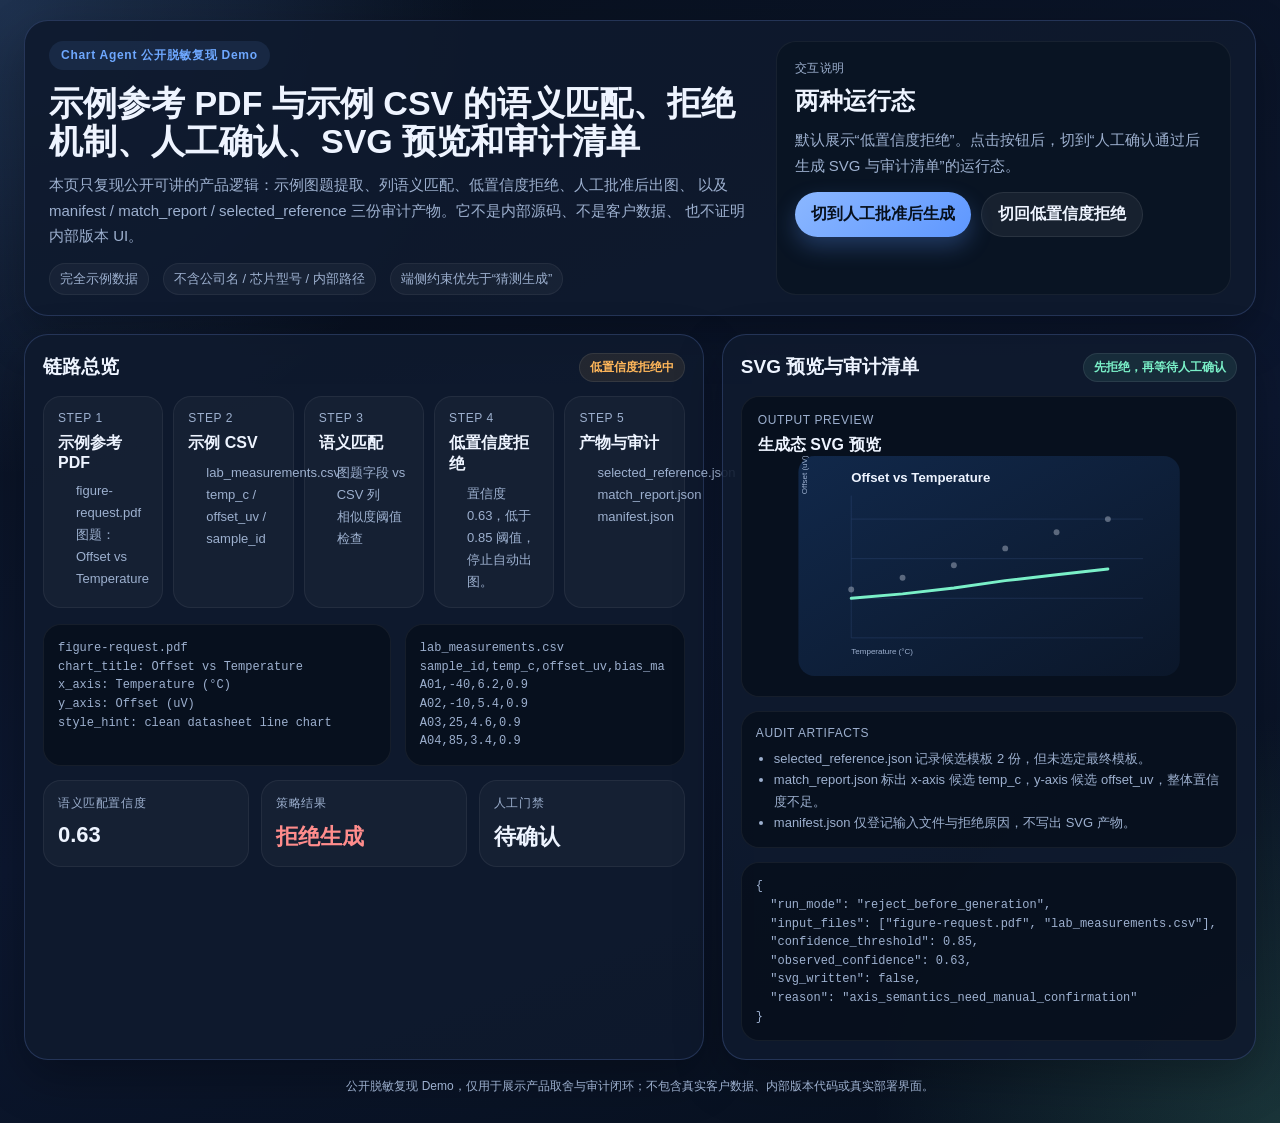
<file: demos/chart-agent-public/index.html>
<!doctype html>
<html lang="zh-CN">
  <head>
    <meta charset="utf-8" />
    <meta name="viewport" content="width=device-width, initial-scale=1" />
    <title>Chart Agent 公开脱敏复现 Demo</title>
    <style>
      :root {
        color-scheme: dark;
        --bg: #07111f;
        --bg-soft: #0e1b30;
        --panel: rgba(15, 26, 46, 0.9);
        --panel-strong: rgba(10, 20, 36, 0.96);
        --line: rgba(130, 165, 255, 0.2);
        --text: #eef4ff;
        --muted: #9db0cf;
        --accent: #6ea8ff;
        --accent-2: #7af0c8;
        --warn: #ffb75a;
        --danger: #ff8c8c;
        --shadow: 0 18px 48px rgba(0, 0, 0, 0.28);
        font-family: "SF Pro Display", "PingFang SC", "Hiragino Sans GB", "Microsoft YaHei", sans-serif;
      }

      * {
        box-sizing: border-box;
      }

      body {
        margin: 0;
        min-height: 100vh;
        color: var(--text);
        background:
          radial-gradient(circle at top left, rgba(110, 168, 255, 0.22), transparent 28%),
          radial-gradient(circle at bottom right, rgba(122, 240, 200, 0.16), transparent 24%),
          linear-gradient(160deg, #08101d 0%, #0c1730 55%, #07101d 100%);
      }

      .shell {
        width: min(1360px, calc(100vw - 48px));
        margin: 20px auto;
        display: grid;
        gap: 18px;
      }

      .banner,
      .panel {
        border: 1px solid var(--line);
        border-radius: 24px;
        background: var(--panel);
        box-shadow: var(--shadow);
      }

      .banner {
        padding: 20px 24px;
        display: grid;
        grid-template-columns: minmax(0, 1.4fr) minmax(360px, 0.9fr);
        gap: 18px;
      }

      .eyebrow {
        display: inline-flex;
        align-items: center;
        gap: 8px;
        padding: 6px 12px;
        border-radius: 999px;
        font-size: 12px;
        font-weight: 700;
        letter-spacing: 0.06em;
        color: var(--accent);
        background: rgba(110, 168, 255, 0.1);
      }

      h1 {
        margin: 14px 0 12px;
        font-size: 34px;
        line-height: 1.12;
      }

      .banner p,
      .meta-strip,
      .note,
      .list,
      .audit-list,
      pre,
      .mini-label,
      .badge,
      .footer-line {
        color: var(--muted);
      }

      .banner p {
        margin: 0;
        font-size: 15px;
        line-height: 1.7;
      }

      .meta-strip {
        margin-top: 14px;
        display: flex;
        flex-wrap: wrap;
        gap: 10px 14px;
        font-size: 13px;
      }

      .meta-strip span {
        padding: 6px 10px;
        border-radius: 999px;
        background: rgba(255, 255, 255, 0.04);
        border: 1px solid rgba(255, 255, 255, 0.06);
      }

      .banner-side {
        padding: 18px;
        border-radius: 20px;
        background: var(--panel-strong);
        border: 1px solid rgba(255, 255, 255, 0.06);
      }

      .controls {
        display: flex;
        gap: 10px;
        flex-wrap: wrap;
        margin-top: 14px;
      }

      button {
        appearance: none;
        border: 0;
        border-radius: 999px;
        padding: 11px 16px;
        font: inherit;
        font-weight: 700;
        cursor: pointer;
        transition: transform 140ms ease, box-shadow 140ms ease, background 140ms ease;
      }

      button:hover,
      button:focus-visible {
        transform: translateY(-1px);
      }

      button:focus-visible {
        outline: 2px solid #dce8ff;
        outline-offset: 3px;
      }

      .btn-primary {
        background: linear-gradient(135deg, #8bb7ff, #5e97ff);
        color: #07101d;
        box-shadow: 0 10px 22px rgba(94, 151, 255, 0.28);
      }

      .btn-secondary {
        background: rgba(255, 255, 255, 0.06);
        color: var(--text);
        border: 1px solid rgba(255, 255, 255, 0.08);
      }

      .board {
        display: grid;
        grid-template-columns: 1.12fr 0.88fr;
        gap: 18px;
      }

      .panel {
        padding: 18px;
      }

      .panel-head {
        display: flex;
        align-items: center;
        justify-content: space-between;
        gap: 12px;
        margin-bottom: 14px;
      }

      .panel h2,
      .panel h3 {
        margin: 0;
      }

      .panel h2 {
        font-size: 19px;
      }

      .panel h3 {
        font-size: 16px;
      }

      .badge {
        display: inline-flex;
        align-items: center;
        gap: 7px;
        padding: 5px 10px;
        border-radius: 999px;
        font-size: 12px;
        font-weight: 700;
        border: 1px solid rgba(255, 255, 255, 0.08);
      }

      .badge.ok {
        color: var(--accent-2);
        background: rgba(122, 240, 200, 0.09);
      }

      .badge.warn {
        color: var(--warn);
        background: rgba(255, 183, 90, 0.09);
      }

      .flow {
        display: grid;
        grid-template-columns: repeat(5, minmax(0, 1fr));
        gap: 10px;
        margin-bottom: 16px;
      }

      .step {
        min-height: 112px;
        padding: 14px;
        border-radius: 18px;
        border: 1px solid rgba(255, 255, 255, 0.06);
        background: rgba(255, 255, 255, 0.03);
      }

      .step strong,
      .mini-title {
        display: block;
        margin-bottom: 8px;
        color: var(--text);
      }

      .mini-label {
        display: block;
        margin-bottom: 8px;
        font-size: 12px;
        letter-spacing: 0.05em;
        text-transform: uppercase;
      }

      .list {
        margin: 0;
        padding-left: 18px;
        font-size: 13px;
        line-height: 1.7;
      }

      .panel-grid {
        display: grid;
        grid-template-columns: minmax(0, 1.2fr) minmax(280px, 0.8fr);
        gap: 14px;
      }

      pre,
      .audit-card,
      .svg-stage {
        margin: 0;
        border-radius: 18px;
        border: 1px solid rgba(255, 255, 255, 0.06);
        background: rgba(4, 10, 20, 0.6);
      }

      pre {
        padding: 14px;
        font-size: 12px;
        line-height: 1.55;
        overflow: hidden;
      }

      .svg-stage {
        padding: 16px;
      }

      .audit-card {
        padding: 14px;
      }

      .audit-list {
        margin: 0;
        padding-left: 18px;
        font-size: 13px;
        line-height: 1.65;
      }

      .status-grid {
        display: grid;
        grid-template-columns: repeat(3, minmax(0, 1fr));
        gap: 12px;
        margin-top: 14px;
      }

      .status-card {
        padding: 14px;
        border-radius: 18px;
        border: 1px solid rgba(255, 255, 255, 0.06);
        background: rgba(255, 255, 255, 0.03);
      }

      .status-value {
        margin-top: 10px;
        font-size: 22px;
        font-weight: 800;
        color: var(--text);
      }

      .status-value.bad {
        color: var(--danger);
      }

      .status-value.good {
        color: var(--accent-2);
      }

      .footer-line {
        text-align: center;
        font-size: 12px;
        padding-bottom: 8px;
      }

      .visually-hidden {
        position: absolute;
        width: 1px;
        height: 1px;
        padding: 0;
        margin: -1px;
        overflow: hidden;
        clip: rect(0, 0, 0, 0);
        white-space: nowrap;
        border: 0;
      }

      @media (max-width: 1100px) {
        .banner,
        .board,
        .panel-grid,
        .flow,
        .status-grid {
          grid-template-columns: 1fr;
        }
      }
    </style>
  </head>
  <body>
    <main class="shell">
      <section class="banner">
        <div>
          <span class="eyebrow">Chart Agent 公开脱敏复现 Demo</span>
          <h1>示例参考 PDF 与示例 CSV 的语义匹配、拒绝机制、人工确认、SVG 预览和审计清单</h1>
          <p>
            本页只复现公开可讲的产品逻辑：示例图题提取、列语义匹配、低置信度拒绝、人工批准后出图、
            以及 manifest / match_report / selected_reference 三份审计产物。它不是内部源码、不是客户数据、
            也不证明内部版本 UI。
          </p>
          <div class="meta-strip">
            <span>完全示例数据</span>
            <span>不含公司名 / 芯片型号 / 内部路径</span>
            <span>端侧约束优先于“猜测生成”</span>
          </div>
        </div>
        <aside class="banner-side" aria-label="状态切换说明">
          <div class="mini-label">交互说明</div>
          <h2 style="margin: 0 0 10px;">两种运行态</h2>
          <p class="note">
            默认展示“低置信度拒绝”。点击按钮后，切到“人工确认通过后生成 SVG 与审计清单”的运行态。
          </p>
          <div class="controls">
            <button class="btn-primary" type="button" data-mode="approved">切到人工批准后生成</button>
            <button class="btn-secondary" type="button" data-mode="rejected">切回低置信度拒绝</button>
          </div>
        </aside>
      </section>

      <section class="board">
        <div class="panel">
          <div class="panel-head">
            <h2>链路总览</h2>
            <span class="badge warn" id="pipeline-badge">低置信度拒绝中</span>
          </div>
          <div class="flow" aria-label="Chart Agent 工作流">
            <article class="step">
              <span class="mini-label">Step 1</span>
              <strong>示例参考 PDF</strong>
              <div class="list">figure-request.pdf<br />图题：Offset vs Temperature</div>
            </article>
            <article class="step">
              <span class="mini-label">Step 2</span>
              <strong>示例 CSV</strong>
              <div class="list">lab_measurements.csv<br />temp_c / offset_uv / sample_id</div>
            </article>
            <article class="step">
              <span class="mini-label">Step 3</span>
              <strong>语义匹配</strong>
              <div class="list">图题字段 vs CSV 列<br />相似度阈值检查</div>
            </article>
            <article class="step">
              <span class="mini-label">Step 4</span>
              <strong id="decision-title">低置信度拒绝</strong>
              <div class="list" id="decision-copy">置信度 0.63，低于 0.85 阈值，停止自动出图。</div>
            </article>
            <article class="step">
              <span class="mini-label">Step 5</span>
              <strong>产物与审计</strong>
              <div class="list">selected_reference.json<br />match_report.json<br />manifest.json</div>
            </article>
          </div>

          <div class="panel-grid">
            <pre id="pdf-snippet" aria-label="示例参考 PDF 摘要"></pre>
            <pre id="csv-snippet" aria-label="示例 CSV 摘要"></pre>
          </div>

          <div class="status-grid" aria-label="状态指标">
            <article class="status-card">
              <div class="mini-label">语义匹配置信度</div>
              <div class="status-value" id="confidence-value">0.63</div>
            </article>
            <article class="status-card">
              <div class="mini-label">策略结果</div>
              <div class="status-value bad" id="policy-value">拒绝生成</div>
            </article>
            <article class="status-card">
              <div class="mini-label">人工门禁</div>
              <div class="status-value" id="review-value">待确认</div>
            </article>
          </div>
        </div>

        <div class="panel">
          <div class="panel-head">
            <h2>SVG 预览与审计清单</h2>
            <span class="badge ok" id="artifact-badge">审计链路可回放</span>
          </div>
          <div class="svg-stage" aria-labelledby="svg-title">
            <div class="mini-label">Output Preview</div>
            <h3 id="svg-title">生成态 SVG 预览</h3>
            <svg viewBox="0 0 520 300" width="100%" height="220" aria-hidden="true">
              <defs>
                <linearGradient id="chartBg" x1="0%" y1="0%" x2="100%" y2="100%">
                  <stop offset="0%" stop-color="#11284a"></stop>
                  <stop offset="100%" stop-color="#0b172a"></stop>
                </linearGradient>
              </defs>
              <rect x="0" y="0" width="520" height="300" rx="22" fill="url(#chartBg)"></rect>
              <g opacity="0.16" stroke="#7ea6ff">
                <line x1="72" y1="54" x2="72" y2="248"></line>
                <line x1="72" y1="248" x2="470" y2="248"></line>
                <line x1="72" y1="194" x2="470" y2="194"></line>
                <line x1="72" y1="140" x2="470" y2="140"></line>
                <line x1="72" y1="86" x2="470" y2="86"></line>
              </g>
              <text x="72" y="36" fill="#eef4ff" font-size="18" font-weight="700">Offset vs Temperature</text>
              <text x="72" y="270" fill="#9db0cf" font-size="11">Temperature (°C)</text>
              <text x="12" y="52" fill="#9db0cf" font-size="11" transform="rotate(-90 12,52)">Offset (uV)</text>
              <polyline
                id="svg-line"
                fill="none"
                stroke="#7af0c8"
                stroke-width="4"
                stroke-linecap="round"
                stroke-linejoin="round"
                points="72,182 142,166 212,149 282,126 352,104 422,86"
              ></polyline>
              <g fill="#eef4ff" id="svg-points">
                <circle cx="72" cy="182" r="4"></circle>
                <circle cx="142" cy="166" r="4"></circle>
                <circle cx="212" cy="149" r="4"></circle>
                <circle cx="282" cy="126" r="4"></circle>
                <circle cx="352" cy="104" r="4"></circle>
                <circle cx="422" cy="86" r="4"></circle>
              </g>
            </svg>
          </div>

          <div class="audit-card" style="margin-top: 14px;">
            <div class="mini-label">Audit Artifacts</div>
            <ul class="audit-list" id="audit-list"></ul>
          </div>

          <pre style="margin-top: 14px;" id="manifest-snippet" aria-label="审计产物摘要"></pre>
        </div>
      </section>

      <div class="footer-line">
        公开脱敏复现 Demo，仅用于展示产品取舍与审计闭环；不包含真实客户数据、内部版本代码或真实部署界面。
      </div>
    </main>

    <script>
      const states = {
        rejected: {
          badge: "低置信度拒绝中",
          badgeClass: "badge warn",
          decisionTitle: "低置信度拒绝",
          decisionCopy: "置信度 0.63，低于 0.85 阈值，停止自动出图。",
          confidence: "0.63",
          policy: "拒绝生成",
          policyClass: "status-value bad",
          review: "待确认",
          auditItems: [
            "selected_reference.json 记录候选模板 2 份，但未选定最终模板。",
            "match_report.json 标出 x-axis 候选 temp_c，y-axis 候选 offset_uv，整体置信度不足。",
            "manifest.json 仅登记输入文件与拒绝原因，不写出 SVG 产物。"
          ],
          pdf: [
            "figure-request.pdf",
            "chart_title: Offset vs Temperature",
            "x_axis: Temperature (°C)",
            "y_axis: Offset (uV)",
            "style_hint: clean datasheet line chart"
          ].join("\n"),
          csv: [
            "lab_measurements.csv",
            "sample_id,temp_c,offset_uv,bias_ma",
            "A01,-40,6.2,0.9",
            "A02,-10,5.4,0.9",
            "A03,25,4.6,0.9",
            "A04,85,3.4,0.9"
          ].join("\n"),
          manifest: [
            "{",
            '  "run_mode": "reject_before_generation",',
            '  "input_files": ["figure-request.pdf", "lab_measurements.csv"],',
            '  "confidence_threshold": 0.85,',
            '  "observed_confidence": 0.63,',
            '  "svg_written": false,',
            '  "reason": "axis_semantics_need_manual_confirmation"',
            "}"
          ].join("\n"),
          line: "72,194 142,188 212,180 282,170 352,162 422,154",
          pointOpacity: "0.34"
        },
        approved: {
          badge: "人工确认后已生成",
          badgeClass: "badge ok",
          decisionTitle: "人工批准后生成",
          decisionCopy: "人工确认 x-axis=temp_c、y-axis=offset_uv，允许继续生成 SVG。",
          confidence: "0.91",
          policy: "生成并审计",
          policyClass: "status-value good",
          review: "已批准",
          auditItems: [
            "selected_reference.json 固定样式模板 `line_datasheet_v2` 与字段映射 temp_c → x / offset_uv → y。",
            "match_report.json 保留 top-3 候选及人工确认记录，后续可追溯为什么不是 bias_ma。",
            "manifest.json 记录输入文件哈希、模板版本、SVG 文件名与确认时间。"
          ],
          pdf: [
            "figure-request.pdf",
            "chart_title: Offset vs Temperature",
            "x_axis: Temperature (°C)",
            "y_axis: Offset (uV)",
            "note: reviewer approved mapping before render"
          ].join("\n"),
          csv: [
            "lab_measurements.csv",
            "sample_id,temp_c,offset_uv,bias_ma",
            "A01,-40,6.2,0.9",
            "A02,-10,5.4,0.9",
            "A03,25,4.6,0.9",
            "A04,85,3.4,0.9",
            "A05,125,2.5,0.9"
          ].join("\n"),
          manifest: [
            "{",
            '  "run_mode": "approved_after_review",',
            '  "selected_reference": "line_datasheet_v2",',
            '  "mapping": {"x": "temp_c", "y": "offset_uv"},',
            '  "svg_written": true,',
            '  "output_file": "offset_vs_temperature.svg",',
            '  "audit_files": ["manifest.json", "match_report.json", "selected_reference.json"]',
            "}"
          ].join("\n"),
          line: "72,182 142,166 212,149 282,126 352,104 422,86",
          pointOpacity: "1"
        }
      };

      const el = {
        pipelineBadge: document.getElementById("pipeline-badge"),
        decisionTitle: document.getElementById("decision-title"),
        decisionCopy: document.getElementById("decision-copy"),
        confidence: document.getElementById("confidence-value"),
        policy: document.getElementById("policy-value"),
        review: document.getElementById("review-value"),
        pdf: document.getElementById("pdf-snippet"),
        csv: document.getElementById("csv-snippet"),
        auditList: document.getElementById("audit-list"),
        manifest: document.getElementById("manifest-snippet"),
        artifactBadge: document.getElementById("artifact-badge"),
        line: document.getElementById("svg-line"),
        points: document.getElementById("svg-points")
      };

      function render(mode) {
        const state = states[mode];
        el.pipelineBadge.className = state.badgeClass;
        el.pipelineBadge.textContent = state.badge;
        el.decisionTitle.textContent = state.decisionTitle;
        el.decisionCopy.textContent = state.decisionCopy;
        el.confidence.textContent = state.confidence;
        el.policy.className = state.policyClass;
        el.policy.textContent = state.policy;
        el.review.textContent = state.review;
        el.pdf.textContent = state.pdf;
        el.csv.textContent = state.csv;
        el.manifest.textContent = state.manifest;
        el.auditList.innerHTML = state.auditItems.map((item) => `<li>${item}</li>`).join("");
        el.artifactBadge.textContent = mode === "approved" ? "SVG 与审计产物已写出" : "先拒绝，再等待人工确认";
        el.line.setAttribute("points", state.line);
        el.points.style.opacity = state.pointOpacity;
      }

      const initialMode = new URLSearchParams(window.location.search).get("mode");
      render(initialMode === "approved" ? "approved" : "rejected");

      document.querySelectorAll("button[data-mode]").forEach((button) => {
        button.addEventListener("click", () => render(button.dataset.mode));
      });
    </script>
  </body>
</html>
</file>
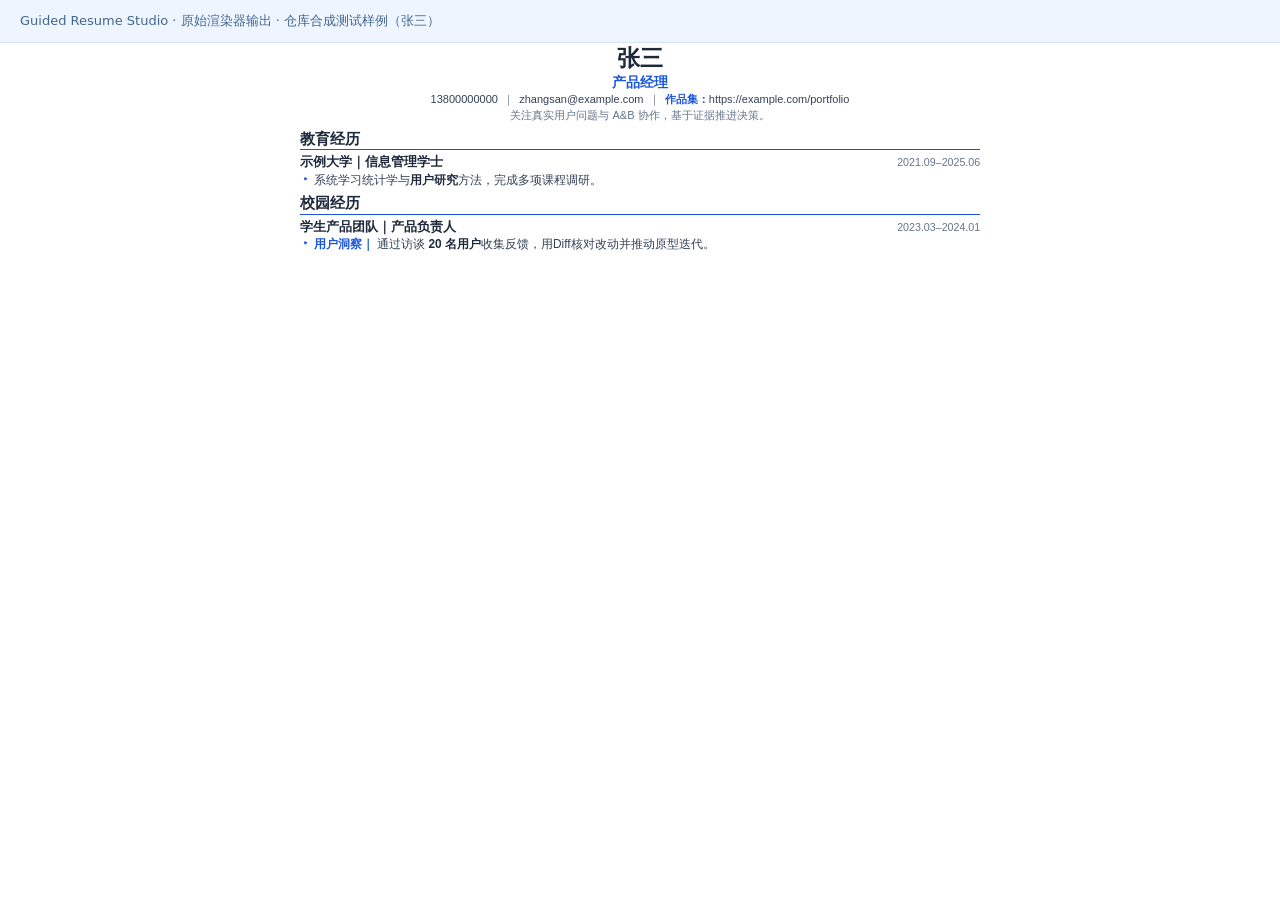
<file: demos/guided-resume-output/index.html>
<!doctype html>
<html lang="zh-CN">
<head><meta charset="utf-8"><meta name="viewport" content="width=device-width,initial-scale=1">
<title>张三 - 产品经理</title><style>/*
 * LapisCV-compatible base layout, derived from BingyanStudio/LapisCV v2.0.1.
 * Copyright (c) 2024 YiNN. Licensed under the MIT License.
 */

* { box-sizing: border-box; }

@page {
  size: A4;
  margin: 13mm 15mm;
}

html, body {
  margin: 0;
  padding: 0;
  background: var(--background-primary);
}

body {
  print-color-adjust: exact;
  -webkit-print-color-adjust: exact;
}

#write,
.resume-page {
  width: 180mm;
  margin: 0 auto;
}

p, li,
.resume-page {
  font-family: var(--text-font);
  font-size: var(--text-size);
  line-height: var(--line-height);
  color: var(--text-normal);
  font-variant-ligatures: none;
  font-feature-settings: "liga" 0, "clig" 0;
}

h1, h2, h3 {
  font-family: var(--title-font);
  font-weight: 700;
}

h1 {
  margin: 0;
  color: var(--h1-color);
  font-size: var(--h1-size);
  line-height: 1.3;
  text-align: center;
}

h2 {
  margin: 1.6mm 0 .8mm;
  padding: 0 0 .6mm;
  color: var(--h2-color);
  font-size: var(--h2-size);
  line-height: 1.15;
  border-bottom: 1.5px solid var(--section-rule);
  break-after: avoid;
}

h3 {
  margin: 0;
  color: var(--h3-color);
  font-size: var(--h3-size);
  line-height: 1.42;
}

blockquote {
  margin: 0;
  padding: 0;
  border: 0;
}

blockquote p {
  margin: 0;
  padding: 0;
  text-align: center;
  font-size: var(--blockquote-size);
  line-height: 1.42;
}

blockquote .resume-headline {
  color: var(--color-accent);
  font-size: var(--headline-size);
  font-weight: 700;
}

blockquote .resume-summary {
  color: var(--text-muted);
}

.resume-header {
  text-align: center;
}

.target-headline {
  color: var(--color-accent);
  font-size: var(--headline-size);
  font-weight: 700;
  line-height: 1.4;
}

.contact-line,
.profile-summary {
  font-size: var(--blockquote-size);
  line-height: 1.42;
}

.profile-summary {
  max-width: 176mm;
  margin: 0 auto;
  color: var(--text-muted);
}

.contact-item {
  color: var(--text-muted);
}

.contact-separator {
  margin: 0 .55mm;
  color: var(--text-muted);
}

.contact-value { color: var(--text-normal); }
.portfolio-label { color: var(--color-accent); font-weight: 700; }

.entry-heading {
  display: flex;
  align-items: baseline;
  justify-content: space-between;
  gap: 4mm;
  break-after: avoid;
}

.entry-heading .entry-title { flex: 1 1 auto; }

.entry-meta {
  flex: 0 1 auto;
  color: var(--text-muted);
  font-size: var(--meta-size);
  text-align: right;
  white-space: nowrap;
}

.entry-title {
  display: flex;
  align-items: baseline;
  justify-content: space-between;
  gap: 4mm;
  break-after: avoid;
}

.entry-title h3 { flex: 1 1 auto; }

.entry-title p {
  flex: 0 1 auto;
  margin: 0;
  color: var(--text-muted);
  font-size: var(--meta-size);
  text-align: right;
}

.entry-summary {
  margin: -.1mm 0 .45mm;
  padding-left: 3.8mm;
  color: var(--text-muted);
  font-size: var(--meta-size);
  font-style: italic;
  line-height: 1.35;
}

.resume-entry + .resume-entry { margin-top: .3mm; }

ul {
  margin: 0;
  padding: 0;
  list-style: none;
}

.resume-bullets { margin: 0; }

li {
  position: relative;
  margin: 0 0 .1mm;
  padding-left: 3.8mm;
  overflow-wrap: break-word;
}

li:last-child { margin-bottom: 0; }
li::before {
  content: "▸";
  position: absolute;
  left: .8mm;
  top: 0;
  color: var(--color-accent);
  font-size: .82em;
  font-weight: 700;
}

.emphasis-label {
  margin-right: .8mm;
  color: var(--color-accent);
  font-weight: 700;
  white-space: nowrap;
}
.emphasis-metric,
.emphasis-result,
.emphasis-keyword { color: var(--text-strong); font-weight: 700; }

a {
  color: var(--color-accent);
  text-decoration: none;
}

@media print {
  h1, h2, h3, .entry-heading { break-after: avoid; }
  .resume-page { width: auto; margin: 0; }
}

:root {
  --text-size: 8.9pt;
  --line-height: 1.39;
  --h1-size: 17.5pt;
  --headline-size: 10.2pt;
  --h2-size: 11.4pt;
  --h3-size: 9.6pt;
  --blockquote-size: 8.25pt;
  --meta-size: 8pt;
  --text-font: "Noto Sans CJK SC", "Source Han Sans CN", "PingFang SC", "Microsoft YaHei", sans-serif;
  --title-font: "Noto Sans CJK SC", "Source Han Sans CN", "PingFang SC", "Microsoft YaHei", sans-serif;
  --color-accent: #1a56db;
  --h1-color: #1e293b;
  --h2-color: #1e293b;
  --h3-color: #1e293b;
  --text-normal: #334155;
  --text-strong: #1e293b;
  --text-muted: #64748b;
  --section-rule: #1a56db;
  --border-color: #e2e8f0;
  --background-primary: #ffffff;
}


@font-face { font-family: 'Guided Resume CJK'; src: local('Noto Sans CJK SC'); font-weight: 400; font-style: normal; }
@font-face { font-family: 'Guided Resume CJK'; src: local('Noto Sans CJK SC'); font-weight: 700; font-style: normal; }
:root { --text-font: 'Noto Sans CJK SC', 'Noto Sans CJK SC', sans-serif; --title-font: 'Noto Sans CJK SC', 'Noto Sans CJK SC', sans-serif; }
</style></head>
<body><div style="font:13px system-ui;color:#426691;padding:12px 20px;background:#eef5ff;border-bottom:1px solid #d3e3fa">Guided Resume Studio · 原始渲染器输出 · 仓库合成测试样例（张三）</div><main class="resume-page">
<header class="resume-header"><h1>张三</h1>
<div class="target-headline">产品经理</div>
<div class="contact-line"><span class="contact-value contact-value-0">13800000000</span><span class="contact-separator"> ｜ </span><span class="contact-value contact-value-1">zhangsan@example.com</span><span class="contact-separator"> ｜ </span><span class="contact-value contact-value-2"><span class="portfolio-label">作品集：</span>https://example.com/portfolio</span></div>
<div class="profile-summary">关注真实用户问题与 A&amp;B 协作，基于证据推进决策。</div></header>
<section class="resume-section" data-section-id="education">
<h2 class="section-title">教育经历</h2>
<div class="resume-entry">
<div class="entry-heading">
<h3 class="entry-title">示例大学｜信息管理学士</h3>
<div class="entry-meta">2021.09–2025.06</div>
</div>
<ul class="resume-bullets">
<li data-fact-ids="fact-edu" data-keyword-ids="kw-research">系统学习统计学与<strong class="emphasis-keyword">用户研究</strong>方法，完成多项课程调研。</li>
</ul>
</div>
</section>
<section class="resume-section" data-section-id="campus">
<h2 class="section-title">校园经历</h2>
<div class="resume-entry">
<div class="entry-heading">
<h3 class="entry-title">学生产品团队｜产品负责人</h3>
<div class="entry-meta">2023.03–2024.01</div>
</div>
<ul class="resume-bullets">
<li data-fact-ids="fact-campus" data-keyword-ids="kw-research"><span class="emphasis-label">用户洞察｜</span>通过访谈 <strong class="emphasis-metric">20 名用户</strong>收集反馈，用Diff核对改动并推动原型迭代。</li>
</ul>
</div>
</section>
</main></body></html>
</file>
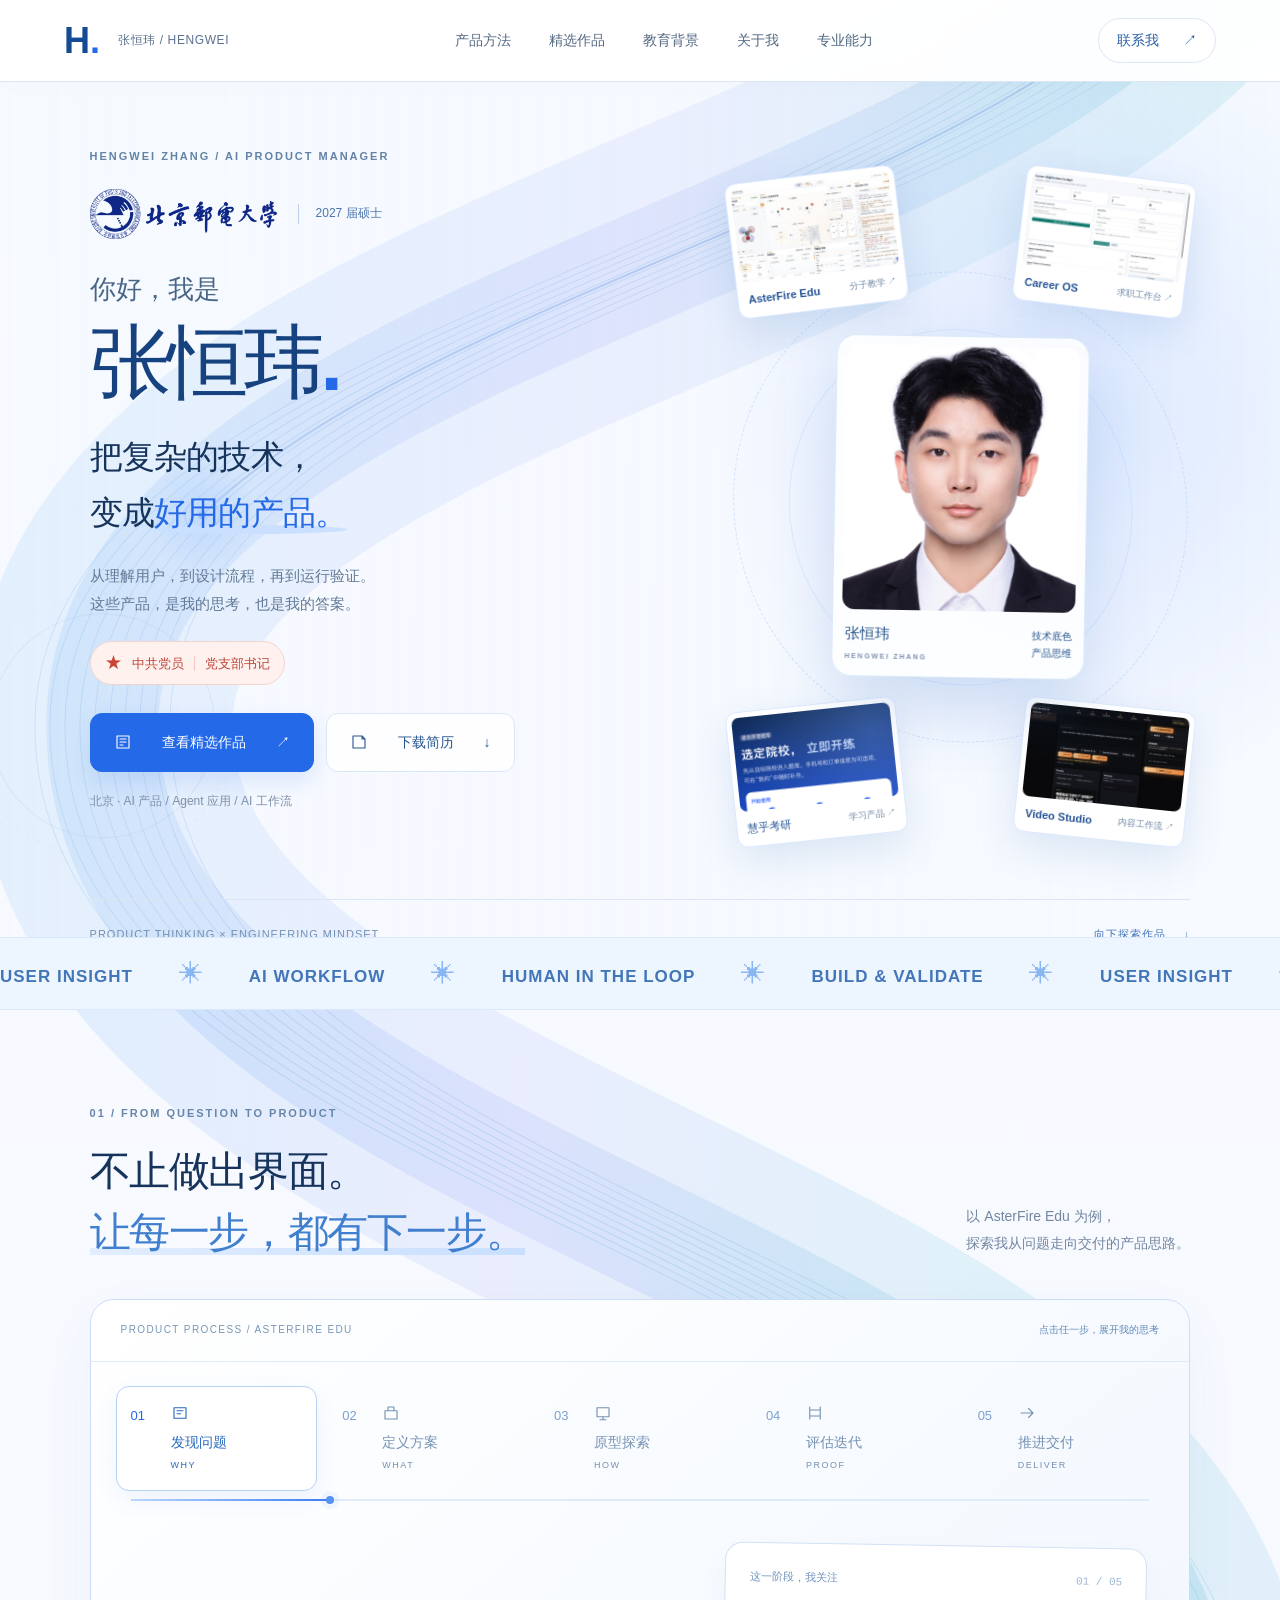
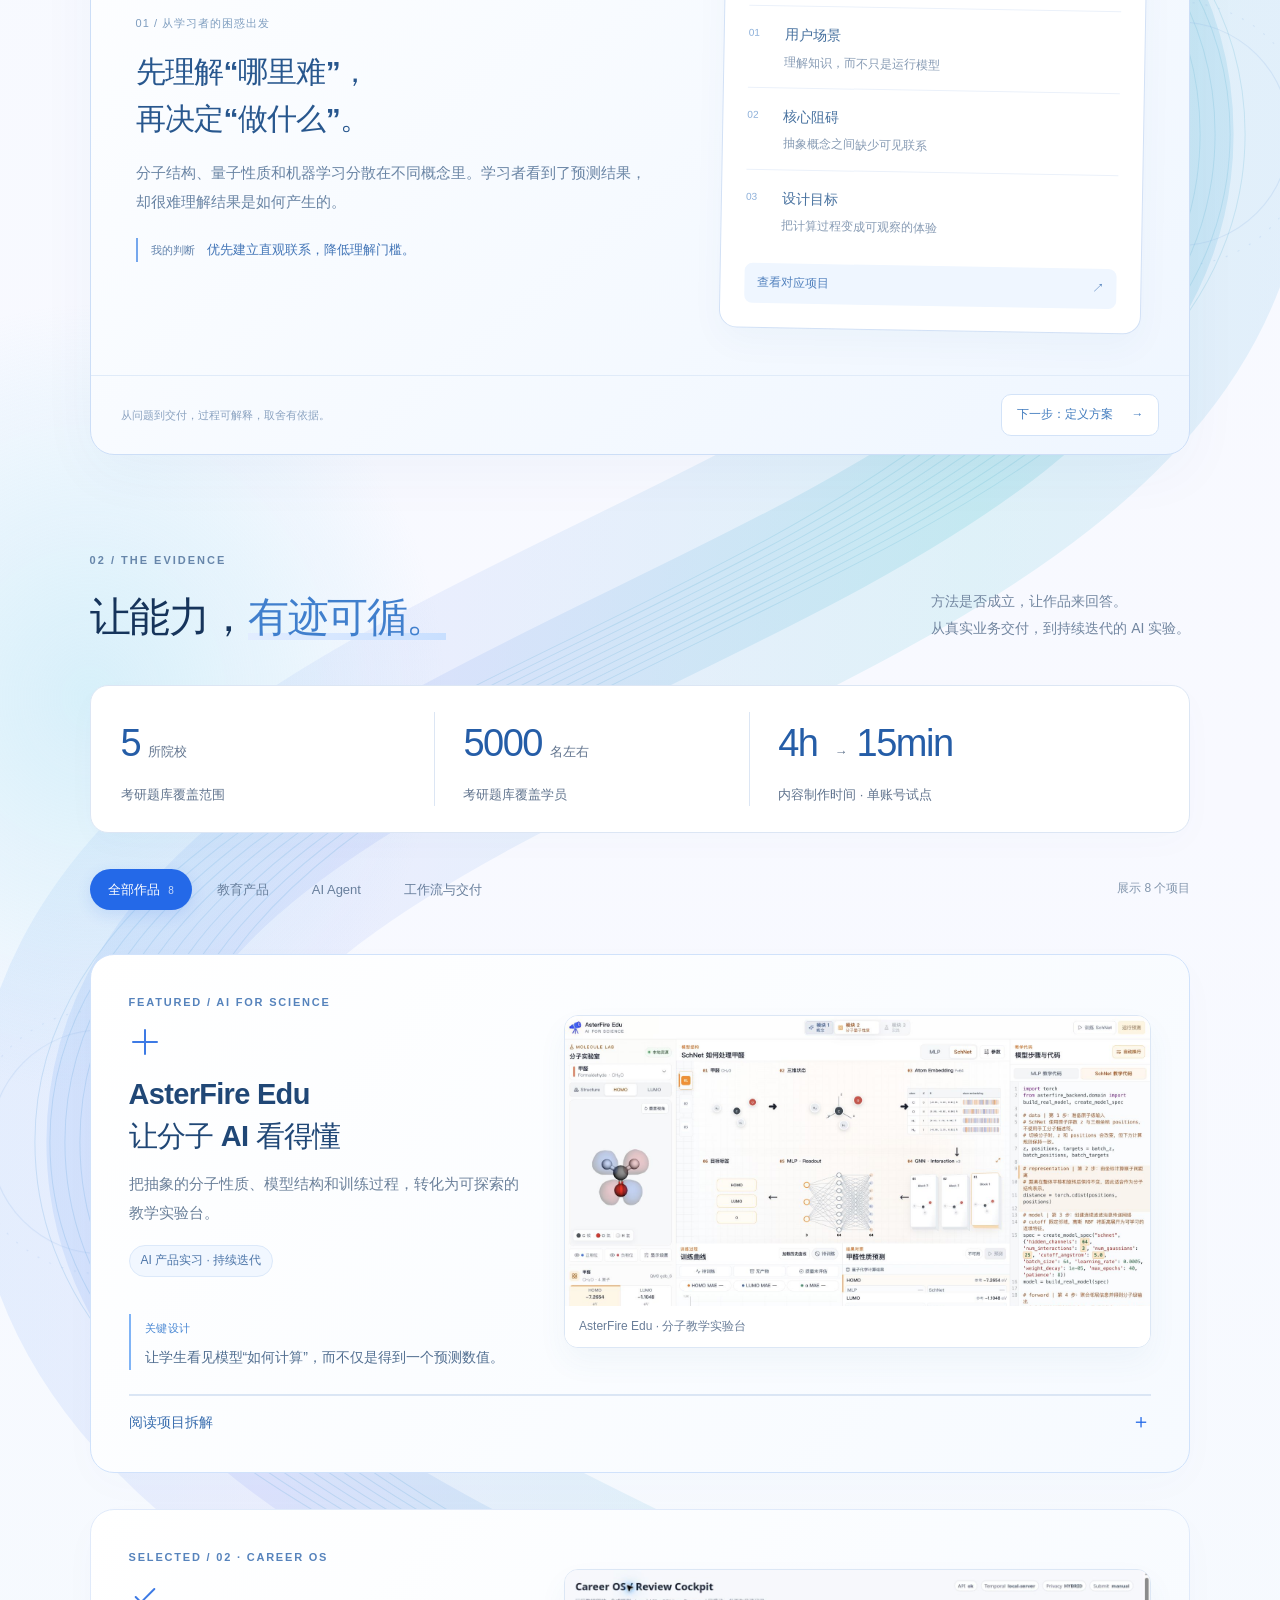
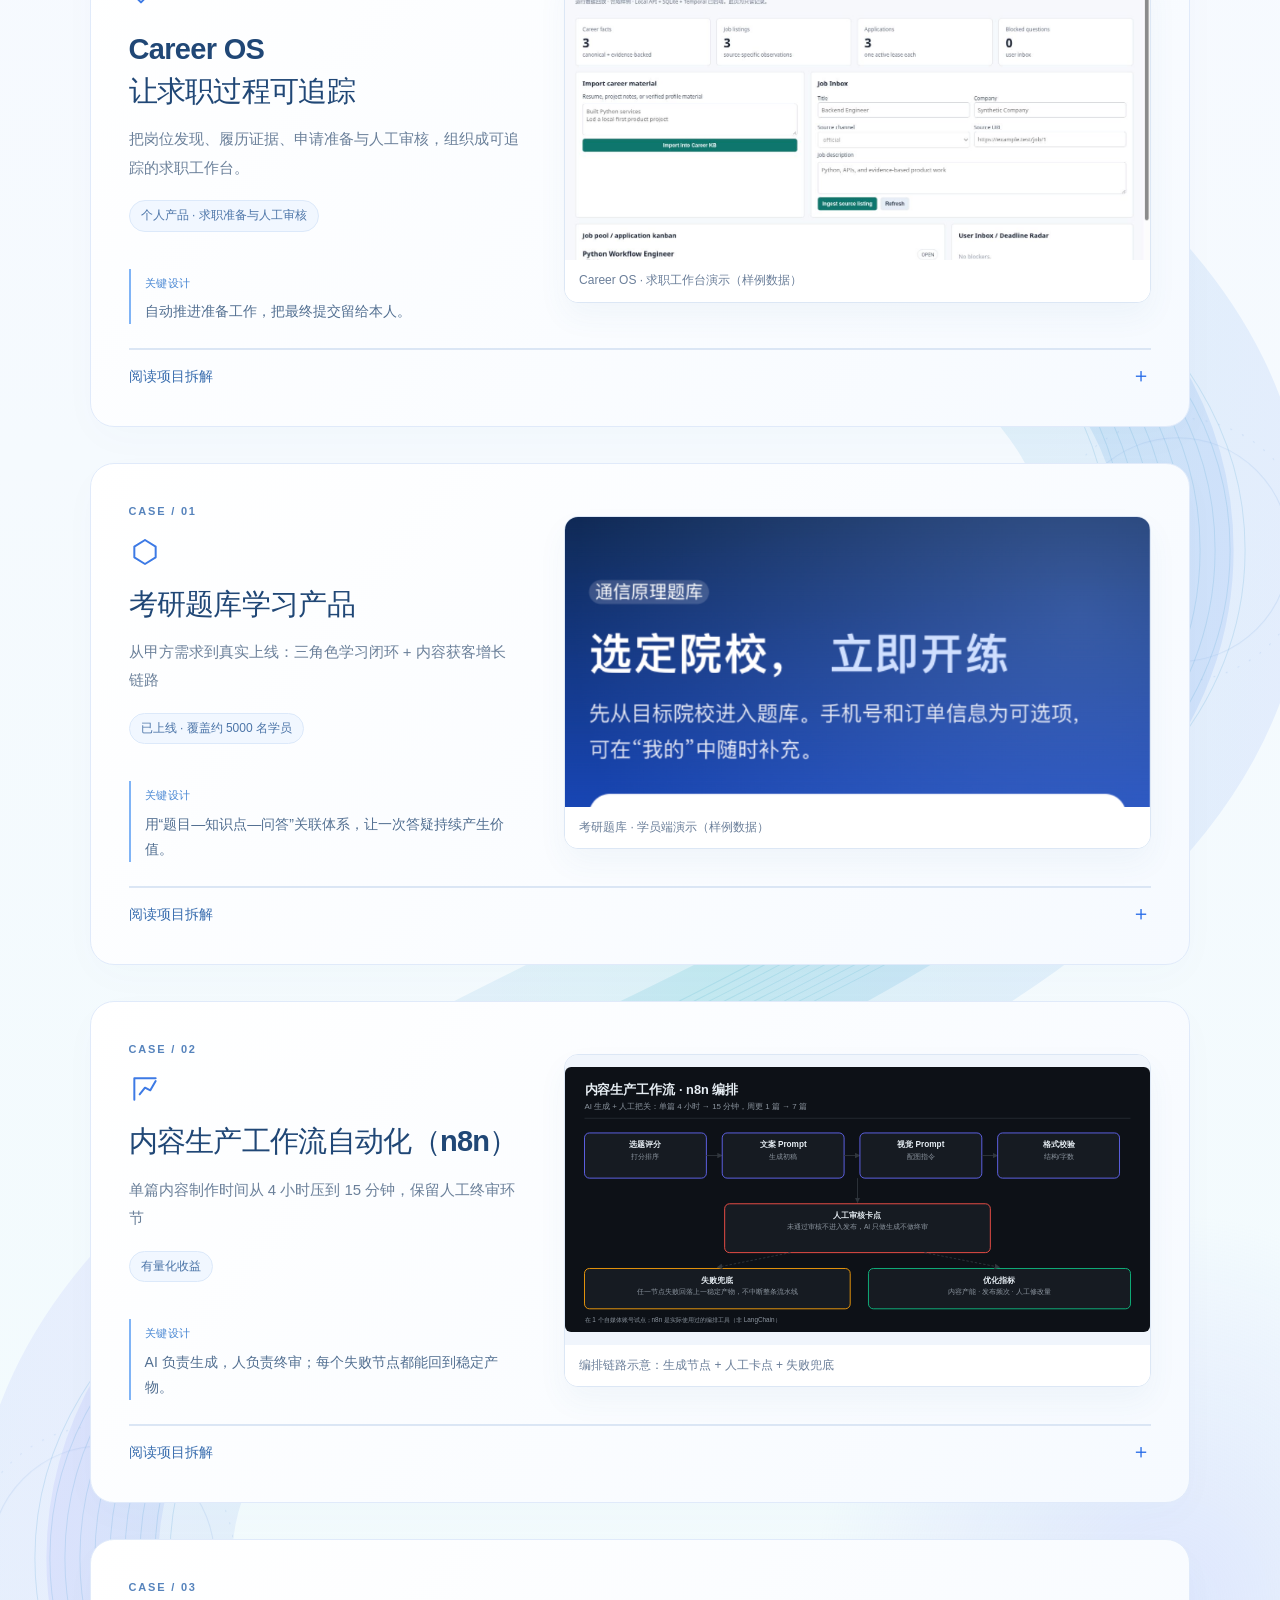
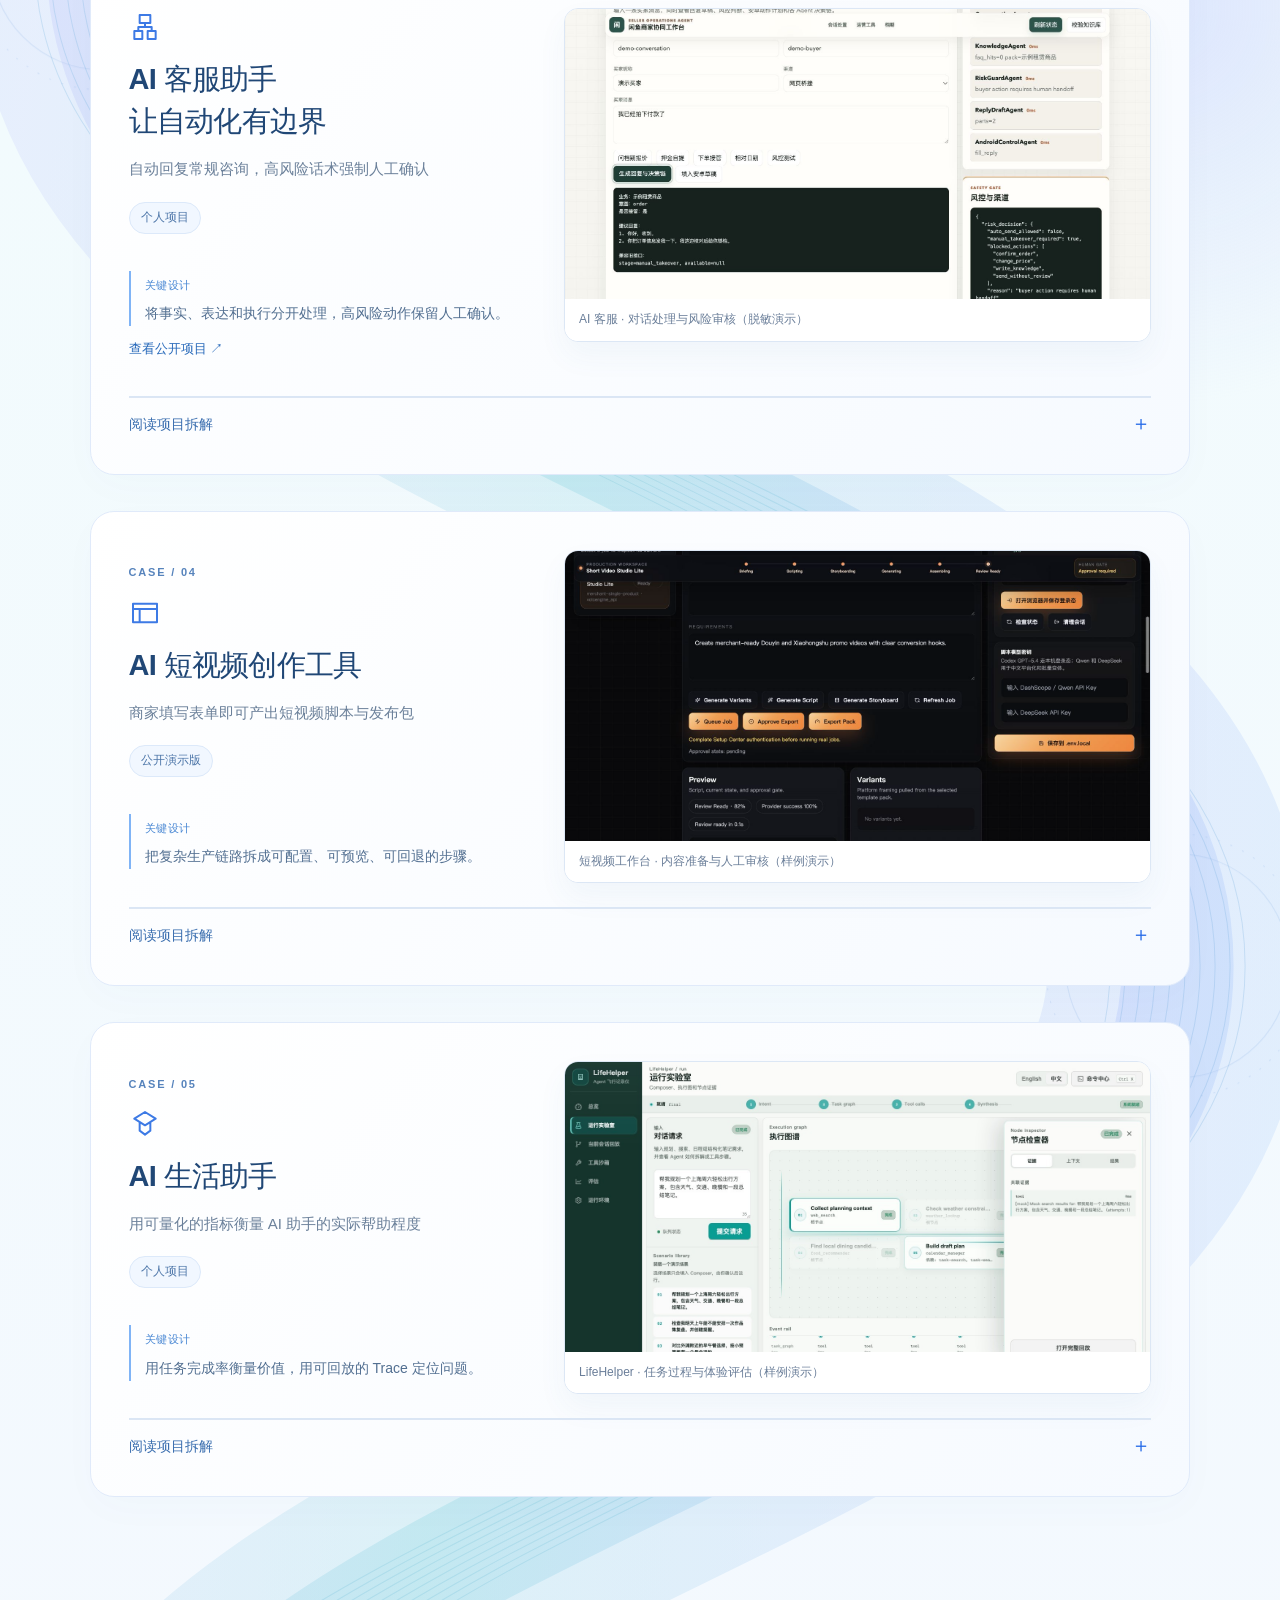
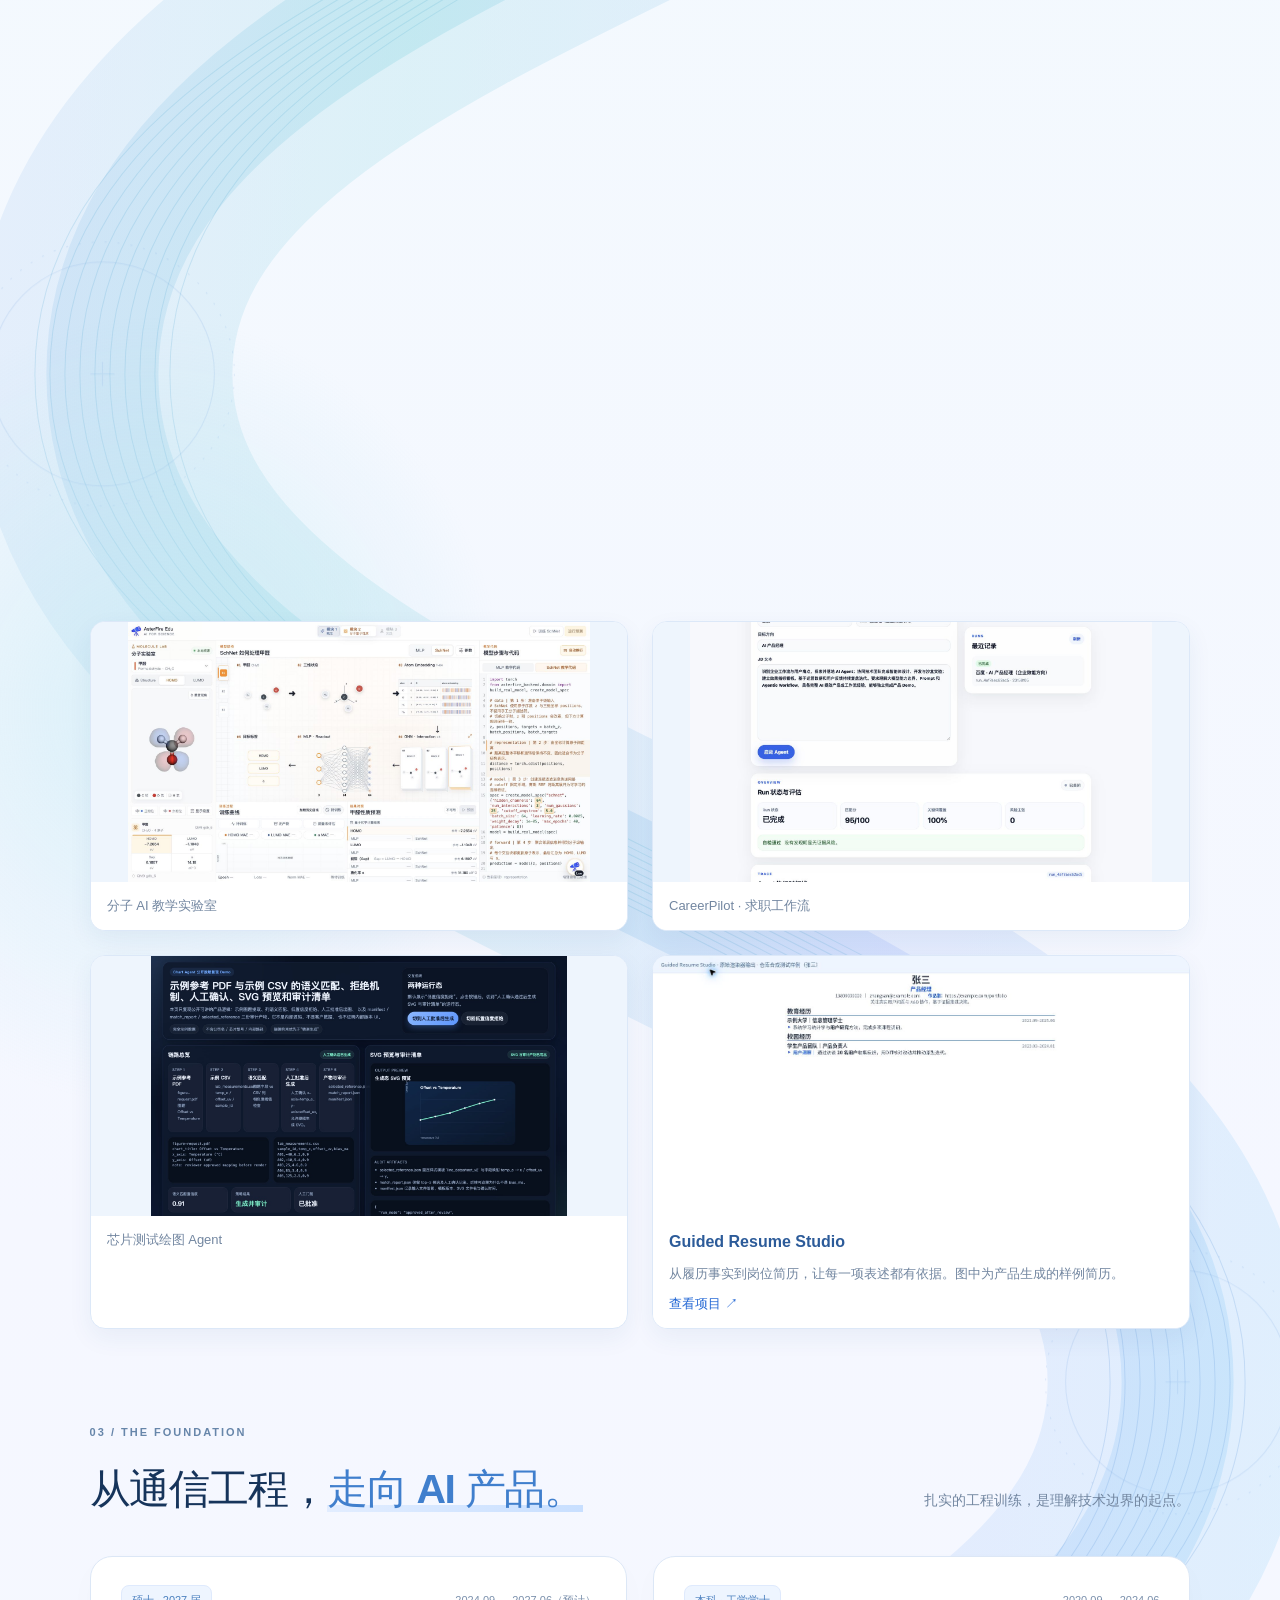
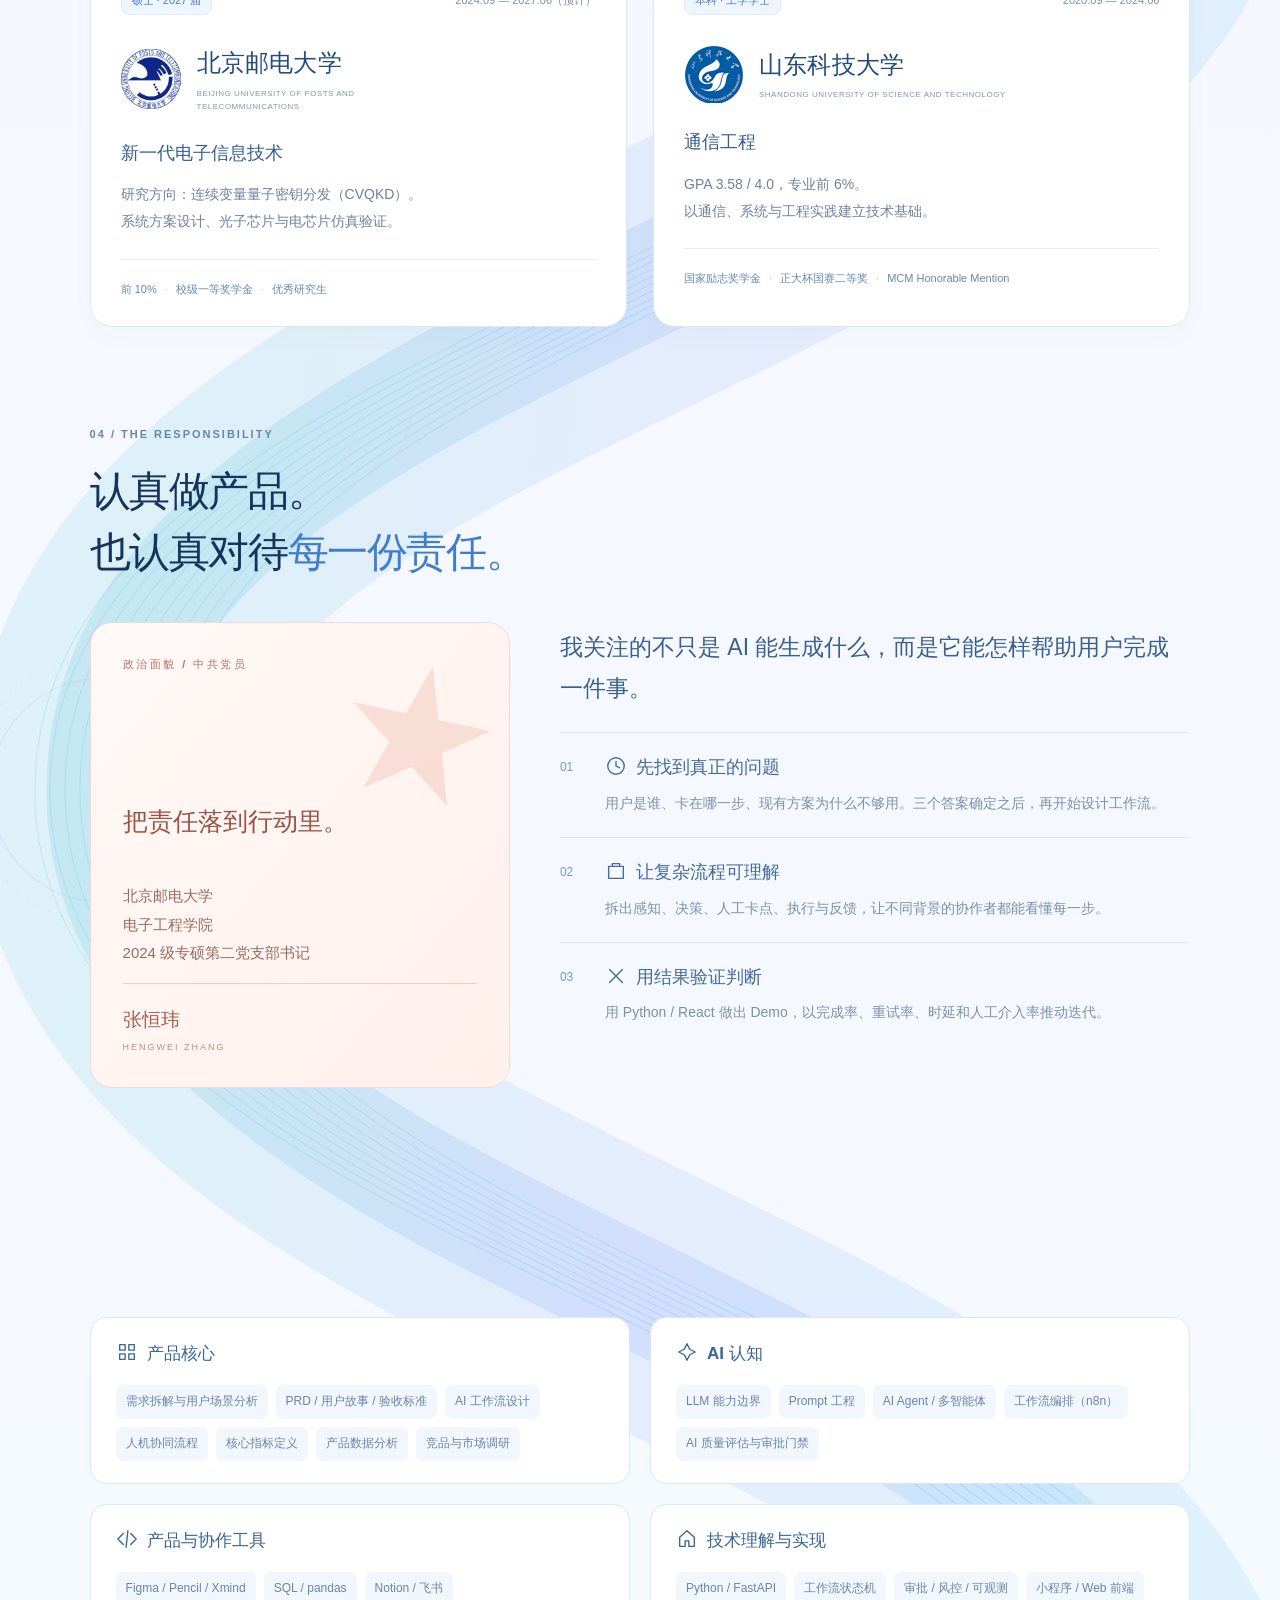
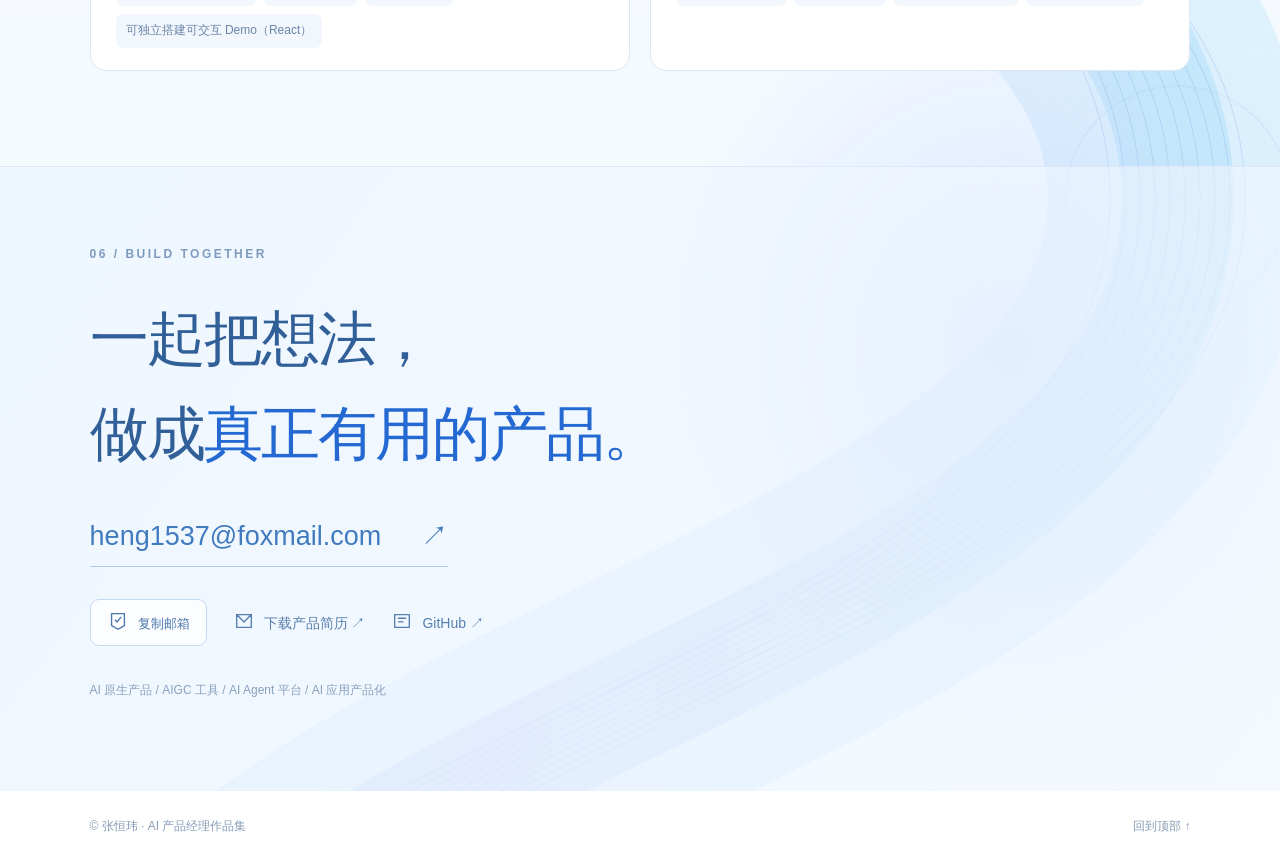
<file: preview.html>
<!doctype html><html lang="zh-CN"><head><meta charset="utf-8"><meta name="viewport" content="width=device-width,initial-scale=1"><meta http-equiv="refresh" content="0;url=index.html"><title>张恒玮 · AI 产品经理作品集</title></head><body><script>location.replace(new URL('index.html', location.href).href);</script><a href="index.html">打开作品集</a></body></html>
</file>
<file: style.css>
:root{--bg:#f7faff;--fg:#16345b;--muted:#61748e;--red:#2469e8;--line:#dce6f4;--panel:#ffffff;font-family:'DM Sans','Noto Sans SC',sans-serif;color:var(--fg);background:var(--bg);font-synthesis:none}*{box-sizing:border-box}html{scroll-behavior:smooth;scroll-padding-top:95px}body{margin:0}a{color:inherit;text-decoration:none}button,summary{-webkit-tap-highlight-color:transparent}button{font:inherit}a:focus-visible,button:focus-visible,summary:focus-visible{outline:3px solid var(--red);outline-offset:6px}::selection{background:var(--red);color:white}.skip{position:fixed;top:-100px;z-index:100;background:white;color:black;padding:16px}.skip:focus{top:0}.reading-progress{height:3px;background:var(--red);position:fixed;inset:0 auto auto 0;width:0;z-index:60}.header{height:88px;padding:0 5%;display:flex;align-items:center;justify-content:space-between;position:sticky;top:0;z-index:40;background:#fffffff0;backdrop-filter:blur(20px);border-bottom:1px solid #dce6f4}.wordmark{display:flex;align-items:center;font-size:36px;font-weight:800}.wordmark>span:first-child{color:var(--red)}.wordmark .wordmark-name{font-size:12px;letter-spacing:1.3px;margin-left:18px;font-weight:500}.header nav{display:flex;gap:38px;font-size:14px;color:#536882}.header a:hover{color:var(--red)}.header-contact{font-size:14px;border-bottom:1px solid #9ab1ce;padding:8px 0}.header-contact span{margin-left:20px}.hero{position:relative;max-width:1600px;margin:auto;padding:70px 7% 0;display:grid;grid-template-columns:1.1fr .9fr;column-gap:7%;overflow:hidden}.hero-grid{position:absolute;inset:0;background:radial-gradient(ellipse at 30% 40%,#bdd9ff55,transparent 60%);pointer-events:none}.hero-content{position:relative;z-index:1;padding-bottom:55px}.eyebrow{font-size:12px;letter-spacing:2.5px;font-weight:600;display:block;color:var(--muted);margin:0 0 28px}.identity{display:inline-flex;align-items:center;gap:12px;color:#ba4639;background:#fff0ed;border:1px solid #f1c7c0;padding:9px 14px;border-radius:3px;font-size:14px;margin:8px 0 26px}.identity-star{color:var(--red);font-size:20px}.identity-divider{width:1px;height:15px;background:#f1c7c0}h1{font-size:clamp(38px,4vw,60px);font-weight:500;line-height:1.38;letter-spacing:-2px;margin:0 0 28px}.name{font-size:clamp(68px,7.6vw,116px);font-weight:800;letter-spacing:-5px}.name-dot{color:var(--red)}.hero-line{font-size:clamp(25px,2.6vw,38px);line-height:1.5;margin:0 0 24px;font-weight:500}.hero-line>span{color:var(--red)}.hero-description{font-size:14px;color:var(--muted);line-height:2}.hero-actions{display:flex;gap:14px;margin-top:30px}.button{display:inline-flex;gap:32px;align-items:center;justify-content:space-between;padding:17px 23px;font-size:14px;border:1px solid var(--line);transition:transform .25s,background .25s}.button:hover{transform:translateY(-4px)}.primary{background:var(--red);border-color:var(--red);color:white}.primary:hover{background:#1854c5}.secondary:hover{background:#edf4ff}.portrait-stage{align-self:start;margin-top:28px;position:relative;transform:rotate(2deg);transition:transform .6s;max-width:480px;width:100%}.portrait-stage:hover{transform:rotate(0)}.portrait-index{color:var(--muted);font-size:11px;letter-spacing:2px;margin-bottom:16px}.portrait{width:100%;height:560px;object-fit:cover;object-position:center 30%;display:block;background:white;filter:saturate(.85)}.portrait-caption{padding:21px 23px;display:flex;justify-content:space-between;align-items:center;background:#ffffff;color:#16345b;font-weight:600;font-size:18px}.portrait-caption small{display:block;font-size:10px;letter-spacing:2px;margin-top:5px}.portrait-caption>span:last-child{font-size:11px;line-height:1.6;text-align:right;letter-spacing:1px}.portrait-label{position:absolute;right:-24px;top:60%;background:var(--red);padding:13px 18px;font-size:14px;transform:rotate(-7deg);box-shadow:0 12px 35px #3274bb18}.hero-bottom{grid-column:1/-1;display:flex;justify-content:space-between;padding:30px 0;border-top:1px solid var(--line);color:var(--muted);font-size:12px;letter-spacing:1px}.ticker{overflow:hidden;background:var(--red);color:#16345b;padding:18px 0;font-size:20px;font-weight:700;letter-spacing:1px}.ticker>div{white-space:nowrap;width:max-content;animation:marquee 38s linear infinite}.ticker b{font-size:26px;padding:0 40px}.ticker:hover>div{animation-play-state:paused}@keyframes marquee{to{transform:translateX(-50%)}}.work-section,.more-work,.about-section,.skills-section{max-width:1440px;margin:auto;padding:115px 7% 0}.section-heading{display:flex;justify-content:space-between;align-items:end;margin-bottom:55px;gap:30px}.section-heading h2,.about-title h2{font-size:clamp(30px,3.5vw,50px);font-weight:600;letter-spacing:-1.7px;margin:0;line-height:1.5}.section-heading h2 span{color:#2469e8}.section-heading p{font-size:14px;color:var(--muted);line-height:1.9;margin:0 0 7px}.work-metrics{display:grid;grid-template-columns:1fr 1fr 1.3fr;border-top:1px solid var(--line);border-bottom:1px solid var(--line);padding:28px 0;margin-bottom:80px}.work-metrics>div{padding:0 28px;border-right:1px solid var(--line)}.work-metrics>div:first-child{padding-left:0}.work-metrics>div:last-child{border:0}.work-metrics strong{font-size:clamp(25px,3vw,42px);font-weight:500;letter-spacing:-1.5px}.work-metrics strong span{font-size:13px;color:var(--muted);margin-left:8px;letter-spacing:0}.work-metrics p{font-size:13px;color:var(--muted);margin:10px 0 0}.project{display:grid;grid-template-columns:.8fr 1.2fr;gap:65px;padding:0 0 80px;margin-bottom:80px;border-bottom:1px solid var(--line);align-items:start}.project:nth-of-type(even){grid-template-columns:1.2fr .8fr}.project:nth-of-type(even) .project-info{order:2}.project-info .eyebrow{color:var(--red);margin-bottom:20px}.project h3{font-size:30px;line-height:1.5;margin:0 0 18px;font-weight:600;letter-spacing:-1px}.project-tag{font-size:16px;line-height:1.9;color:var(--muted);margin:0 0 22px}.status{font-size:12px;display:inline-block;border:1px solid #c9dcf6;border-radius:30px;padding:6px 12px;color:#326397;margin-bottom:28px}.project-media{min-width:0}.project-media figure,.gallery figure{margin:0 0 16px;overflow:hidden;background:#ffffff;border:1px solid #dce6f4;border-radius:7px}.project-media img,.gallery img{display:block;width:100%;height:auto;transition:transform .65s cubic-bezier(.2,.7,.2,1);background:#f3f7fe}.project-media figure:hover img,.gallery figure:hover img{transform:scale(1.025)}.project-media figcaption,.gallery figcaption{font-size:12px;line-height:1.65;padding:12px 16px;color:var(--muted);background:#f1f6fc;position:relative}.project-media figure:has(img[src$='.svg']){width:82%;margin-left:18%;box-shadow:0 16px 40px #3e76b314}.image-open{padding:0;border:0;display:block;width:100%;cursor:zoom-in;background:transparent}.project summary{font-size:14px;cursor:pointer;list-style:none;border-top:1px solid var(--line);padding:18px 0;display:flex;justify-content:space-between}.project summary::-webkit-details-marker{display:none}.project summary span{color:var(--red);font-size:20px;line-height:1}.project details[open] summary span{transform:rotate(45deg)}.case-body{padding:8px 0}.blk{margin-bottom:22px}.blk-label{font-size:13px;color:var(--red);font-weight:600;margin:0 0 8px}.blk-text,.pts li{font-size:16px;line-height:1.9;color:#536b88}.blk-text strong,.pts strong{color:var(--fg);font-weight:500}.pts{padding-left:20px}.pts li{margin-bottom:14px}.tags{list-style:none;display:flex;gap:8px;flex-wrap:wrap;padding:0}.tags li{font-size:12px;color:var(--muted);border:1px solid var(--line);padding:6px 10px}.btns .btn{font-size:14px;color:var(--red)}.service-visual{padding:32px;background:#eef5ff;border:1px solid #c8ddf7;min-height:270px}.service-visual>span{font-size:13px;color:#3b71af}.service-visual ol{padding:0;display:grid;grid-template-columns:1fr 1fr;gap:12px;counter-reset:steps;list-style:none;margin:28px 0}.service-visual li{padding:18px;background:#ffffff;font-size:14px;counter-increment:steps}.service-visual li:before{content:'0' counter(steps);margin-right:16px;color:#3472c9}.service-visual p{font-size:12px;color:var(--muted)}.more-work{padding-top:0}.gallery{display:grid;grid-template-columns:repeat(3,1fr);gap:20px}.gallery img{aspect-ratio:1.45;object-fit:cover;object-position:top}.about-section{padding-top:120px}.about-title h2 span{color:var(--red)}.about-grid{display:grid;grid-template-columns:.85fr 1.15fr;gap:80px;margin-top:50px}.identity-card{position:relative;overflow:hidden;background:#fff2ef;padding:38px;display:flex;flex-direction:column;min-height:440px}.identity-card .eyebrow{color:#ad4739}.large-star{position:absolute;right:-12px;top:20px;color:#f4c7bc;font-size:200px;line-height:1;transform:rotate(12deg);opacity:.6;pointer-events:none}.identity-card h3{font-size:29px;font-weight:600;margin-top:120px;position:relative}.identity-card p{font-size:16px;line-height:1.9;color:#80534b}.identity-signature{border-top:1px solid #efccc5;padding-top:20px;margin-top:auto;font-size:20px}.identity-signature span{display:block;letter-spacing:2px;font-size:11px;margin-top:5px}.about-intro{font-size:23px;line-height:1.7;margin-top:0}.methodology>div{position:relative;padding:20px 0 20px 45px;border-top:1px solid var(--line)}.methodology>div>span{position:absolute;top:25px;left:0;font-size:12px;color:var(--red)}.methodology h3{font-size:18px;font-weight:500;margin:0 0 8px}.methodology div p{font-size:15px;line-height:1.85;color:var(--muted);margin:0}.skills-section{padding-bottom:110px}.skills-grid{display:grid;grid-template-columns:1fr 1fr;gap:0 40px}.grp{border-top:1px solid var(--line);padding:22px 0}.grp-label{font-size:17px;font-weight:600}.skills-grid .tags li{font-size:14px;border:0;background:#edf4fd;padding:10px 12px}.contact-section{padding:90px max(7%,calc((100% - 1240px)/2));background:#eaf3ff;color:#16345b;position:relative;overflow:hidden}.contact-section .eyebrow{color:#61748e}.contact-section h2{font-size:clamp(37px,5.2vw,74px);line-height:1.5;letter-spacing:-2px;font-weight:600;margin:0 0 25px}.contact-section h2 span{color:#2469e8}.email-link{font-size:clamp(18px,2.3vw,32px);display:inline-flex;gap:40px;padding:8px 0;border-bottom:1px solid #9cb9df}.email-link:hover{color:#2469e8}.contact-links{display:flex;gap:30px;flex-wrap:wrap;font-size:14px;margin-top:32px}.contact-note{font-size:12px;color:#61748e;margin-top:35px}footer{padding:26px 7%;display:flex;justify-content:space-between;color:var(--muted);font-size:12px}.lightbox{border:1px solid #d7e5f7;background:#ffffff;color:var(--fg);padding:60px 20px 16px;max-width:min(94vw,1450px);width:max-content;max-height:94vh}.lightbox::backdrop{background:#dbeaffed;backdrop-filter:blur(8px)}.lightbox img{max-width:100%;max-height:75vh;object-fit:contain;display:block;margin:auto}.lightbox p{text-align:center;font-size:13px;color:#61748e}.lightbox-close{position:absolute;right:20px;top:15px;background:#edf4ff;color:var(--fg);border:1px solid #abc4e5;padding:7px 16px;cursor:pointer}.motion-ready .reveal{opacity:0;transform:translateY(32px);transition:opacity .8s,transform .8s}.motion-ready .reveal.visible{opacity:1;transform:none}
@media(min-width:1600px){.hero{padding-left:110px;padding-right:110px}}
@media(max-width:1050px){.hero{padding:45px 5% 0;gap:5%}.portrait{height:510px}.portrait-label{right:-10px;font-size:12px}.hero-content{padding-bottom:40px}.hero h1{font-size:34px}.name{font-size:77px}.hero-line{font-size:28px}.hero-actions{gap:8px}.button{padding:14px 17px;gap:18px}.work-section,.more-work,.about-section,.skills-section{padding-left:5%;padding-right:5%}.project{gap:35px}.project h3{font-size:25px}.about-grid{gap:35px}.identity-card{padding:28px}.gallery{gap:12px}.section-heading{align-items:start}}
@media(max-width:700px){html{scroll-padding-top:80px}.header{height:72px;padding:0 5%}.wordmark{font-size:30px}.wordmark .wordmark-name{font-size:11px;margin-left:10px;max-width:88px;line-height:1.5}.header nav{gap:17px;font-size:12px}.header nav a:last-child{display:none}.header-contact{font-size:12px}.header-contact span{margin-left:7px}.hero{grid-template-columns:1fr;padding-top:40px;overflow:hidden}.hero .eyebrow{font-size:10px;letter-spacing:1.8px}.identity{margin-top:0;margin-bottom:18px;font-size:13px}.hero h1{font-size:33px;margin-bottom:18px}.name{font-size:80px}.hero-line{font-size:29px}.hero-description{font-size:13px}.hero-actions{margin-top:24px}.hero-content{padding-bottom:20px}.portrait-stage{max-width:390px;width:85%;justify-self:center;margin:10px 0 40px;transform:rotate(2deg)}.portrait{height:auto;aspect-ratio:4/4.7;object-position:50% 25%}.portrait-caption{padding:15px 18px}.portrait-label{right:-20px;top:70%}.hero-bottom{padding:22px 0;gap:20px;align-items:center;font-size:10px}.hero-bottom>span{max-width:130px}.ticker{font-size:16px;padding:12px 0}.ticker b{padding:0 22px}.work-section,.about-section,.skills-section{padding-top:70px}.section-heading{flex-direction:column;gap:18px;margin-bottom:30px}.section-heading h2,.about-title h2{font-size:31px;letter-spacing:-1px}.section-heading .eyebrow,.about-title .eyebrow{font-size:10px;margin-bottom:17px}.work-metrics{grid-template-columns:1fr 1fr;gap:24px 0;margin-bottom:50px;padding:24px 0}.work-metrics>div{padding:0 15px}.work-metrics>div:nth-child(2){border:0}.work-metrics>div:last-child{padding:20px 0 0;grid-column:1/-1;border-top:1px solid var(--line)}.work-metrics strong{font-size:30px}.work-metrics p{font-size:12px}.project,.project:nth-of-type(even){grid-template-columns:1fr;gap:22px;margin-bottom:48px;padding-bottom:48px}.project:nth-of-type(even) .project-info{order:0}.project-info .eyebrow{margin-bottom:12px}.project h3{font-size:26px}.project-tag{font-size:15px;margin-bottom:14px}.status{margin-bottom:20px}.project-media figure:has(img[src$='.svg']){width:93%;margin-left:7%}.gallery{grid-template-columns:1fr;gap:15px}.gallery img{aspect-ratio:1.7}.about-grid{grid-template-columns:1fr;margin-top:30px;gap:35px}.identity-card{min-height:370px}.identity-card h3{margin-top:80px}.about-intro{font-size:22px}.skills-grid{grid-template-columns:1fr}.skills-section{padding-bottom:60px}.contact-section{padding:60px 5%}.contact-section h2{font-size:37px;letter-spacing:-1px}.email-link{gap:20px}.contact-links{gap:18px;font-size:13px}.contact-note{line-height:1.8}footer{padding:22px 5%;gap:20px;font-size:11px}.lightbox{padding:60px 10px 10px}.lightbox p{line-height:1.8}.blk-text,.pts li{font-size:16px}}
@media(prefers-reduced-motion:reduce){html{scroll-behavior:auto}*,*::before,*::after{animation:none!important;transition:none!important}.motion-ready .reveal{opacity:1;transform:none}}
@media print{.header,.ticker,.hero-actions,.hero-bottom,.lightbox,.reading-progress{display:none}body{background:white;color:black}.reveal{opacity:1!important;transform:none!important}.project,.about-grid{break-inside:avoid}.project details .case-body{display:block}.project-media img{max-height:300px;object-fit:contain}}
/* Ambient light stays behind the content and respects reduced-motion settings. */
.hero-grid{background:radial-gradient(ellipse at 20% 35%,#7ebaff30,transparent 52%),radial-gradient(ellipse at 85% 60%,#d1e9ff60,transparent 45%);background-size:150% 150%;animation:ambient 18s ease-in-out infinite alternate}
@keyframes ambient{from{background-position:0% 0%}to{background-position:100% 65%}}
@media(prefers-reduced-motion:reduce){.hero-grid{animation:none}}
/* Blue & white editorial system */
body{background:var(--bg);color:var(--fg);line-height:1.65}.header{height:82px;box-shadow:0 4px 28px #17488204}.wordmark{color:#154a94}.wordmark .wordmark-name{color:#5b7190;letter-spacing:.6px}.header nav a{position:relative;padding:10px 0}.header nav a[aria-current='location']{color:var(--red)}.header nav a[aria-current='location']:after{content:'';position:absolute;bottom:3px;left:0;right:0;height:2px;background:var(--red);border-radius:2px}.header-contact{background:white;border:1px solid var(--line);border-radius:100px;padding:10px 18px;color:#285ea8}.menu-toggle{display:none}.hero{max-width:1440px;grid-template-columns:1.13fr .87fr;gap:6%;padding:64px 7% 0}.hero-grid{background:radial-gradient(ellipse at 85% 35%,#c3ddff90,transparent 56%),radial-gradient(ellipse at 22% 15%,#d3e9ff4d,transparent 48%);background-size:120% 120%}.hero-grid:after{content:'';position:absolute;inset:0;background-image:linear-gradient(#74a6e010 1px,transparent 1px),linear-gradient(90deg,#74a6e010 1px,transparent 1px);background-size:54px 54px;mask-image:linear-gradient(to right,transparent,black)}.hero-content{padding-bottom:44px}.hero-content>.eyebrow{font-size:11px;letter-spacing:2px;color:#6382a6;margin-bottom:24px}.hero-school{display:flex;align-items:center;gap:20px;margin-bottom:30px}.hero-school>img{width:188px;height:auto}.hero-school>span{font-size:12px;color:#4c76ab;border-left:1px solid #bdd0e8;padding-left:17px}h1{font-size:26px;color:#486586;letter-spacing:0;line-height:1.6;margin-bottom:17px}.name{display:block;font-size:clamp(72px,7vw,104px);letter-spacing:-4px;color:#164380;font-weight:800;line-height:1.15;margin:5px 0 20px}.hero-line{font-size:clamp(24px,2.45vw,36px);letter-spacing:-.8px;font-weight:600;line-height:1.7;margin-bottom:20px}.blue-underline{position:relative;white-space:nowrap}.blue-underline:after{content:'';position:absolute;height:9px;bottom:-3px;left:0;right:0;background:#cbe0ff;border-radius:50%;z-index:-1}.hero-description{font-size:15px;line-height:1.9;color:#627a98;margin:16px 0 22px}.identity{margin:0 0 3px;font-size:13px;background:#fff1ee;border-color:#f3d4cd;border-radius:30px;gap:10px;padding:7px 14px}.identity-star{color:#c84436;font-size:17px}.hero-actions{margin-top:25px;gap:12px}.button{border-radius:12px;font-weight:500;min-height:52px;gap:30px}.primary{box-shadow:0 9px 22px #266bdd25}.secondary{background:#ffffffc9;color:#2a578e}.hero-location{font-size:12px;color:#7d90a8;margin-top:20px}.portrait-stage{margin-top:30px;max-width:430px;width:100%;transform:none;padding-bottom:95px}.portrait-stage:hover{transform:none}.portrait-frame{padding:13px;background:#ffffffd9;border:1px solid #dce9f9;border-radius:24px;box-shadow:0 28px 75px #2d6bb421;transform:rotate(2deg);transition:transform .5s}.portrait-stage:hover .portrait-frame{transform:rotate(0)}.portrait-index{display:flex;justify-content:space-between;font-size:9px;letter-spacing:1px;padding:7px 4px 16px;margin:0;color:#7a91ad}.portrait{height:auto;aspect-ratio:1/1.11;object-fit:cover;object-position:center 22%;border-radius:12px;filter:none}.portrait-caption{padding:16px 8px 4px;background:transparent;font-size:19px;color:#24528b}.portrait-caption small{font-size:9px;color:#7a91ad;letter-spacing:1.7px}.portrait-caption>span:last-child{font-size:12px;line-height:1.7;letter-spacing:0}.floating-label{position:absolute;right:-26px;top:4%;padding:15px 19px;display:flex;gap:12px;align-items:center;background:#ffffffef;box-shadow:0 10px 40px #2264ab16;border:1px solid #dae8fa;border-radius:14px;color:#6583aa;font-size:12px;line-height:1.5;transform:rotate(5deg);animation:float-label 7s ease-in-out infinite}.floating-label>span{font-size:30px;color:#4589ec}.floating-label strong{font-weight:600;color:#2c64aa}.hero-preview{position:absolute;bottom:22px;left:-32px;width:236px;padding:7px;border:1px solid #d7e5f7;background:white;border-radius:14px;box-shadow:0 15px 45px #3974b823;transform:rotate(-5deg);transition:transform .4s}.hero-preview:hover{transform:rotate(-2deg) translateY(-5px)}.hero-preview img{display:block;width:100%;height:125px;object-fit:cover;object-position:top;border-radius:8px}.hero-preview>span{display:flex;justify-content:space-between;font-size:11px;color:#456b98;padding:10px 5px 3px}.hero-bottom{margin-top:0;font-size:11px;border-top:1px solid #dbe6f4;padding:25px 0;color:#7190b4}.hero-bottom>a{color:#3c72b9}.hero-bottom>a span{margin-left:14px}.ticker{background:#edf5ff;border-top:1px solid #d9e8fb;border-bottom:1px solid #d9e8fb;color:#4276b8;font-size:17px;padding:16px 0}.ticker b{color:#88b6f2;font-size:24px}.work-section,.more-work,.about-section,.skills-section,.education-section{max-width:1440px;margin:auto;padding:96px 7% 0}.section-heading{margin-bottom:36px}.section-heading h2,.about-title h2{font-size:clamp(29px,3.2vw,45px);font-weight:600;letter-spacing:-1.4px}.section-heading h2 span{color:#407fcd}.section-heading .eyebrow,.about-title .eyebrow{color:#6786aa;font-size:11px;letter-spacing:2px;margin-bottom:18px}.section-heading p{font-size:14px;color:#7286a0}.work-metrics{background:white;border:1px solid var(--line);border-radius:18px;padding:26px 30px;box-shadow:0 10px 35px #426b9d05;margin-bottom:36px}.work-metrics strong{color:#255da7;font-size:38px}.project-toolbar{display:flex;justify-content:space-between;gap:16px;align-items:center;margin:0 0 44px}.project-filters{display:flex;gap:7px;flex-wrap:wrap}.project-filters button{background:transparent;color:#687f9c;border:1px solid transparent;border-radius:30px;padding:9px 17px;font-size:13px;cursor:pointer}.project-filters button:hover{background:#e9f2ff}.project-filters button.active{background:#2469e8;color:white;box-shadow:0 5px 15px #2469e823}.project-filters button span{font-size:10px;opacity:.75;margin-left:5px}.project-count{font-size:12px;white-space:nowrap;color:#8396ad}.project,.project:nth-of-type(even){grid-template-columns:.82fr 1.18fr;padding:35px;background:#fff;border:1px solid #e0eafa;border-radius:24px;margin-bottom:32px;gap:40px;box-shadow:0 12px 40px #335a8405;transition:box-shadow .5s,border-color .5s}.project:hover{border-color:#bfd7f7;box-shadow:0 18px 45px #335a8410}.project:nth-of-type(even) .project-info{order:0}.project.featured{background:linear-gradient(120deg,#ffffff,#f0f7ff);border-color:#d0e2fb;padding:40px}.project[hidden]{display:none!important}.project-info .eyebrow{font-size:11px;color:#5683bc;letter-spacing:1.8px;margin:0 0 15px}.project h3{font-size:27px;line-height:1.5;letter-spacing:-.7px;color:#204776;margin-bottom:16px}.project-tag{font-size:15px;color:#6b809a;line-height:1.9;margin-bottom:18px}.status{background:#f1f7ff;border-color:#dce9fa;color:#4c75a8;padding:5px 11px;margin-bottom:18px}.project-takeaway{border-left:2px solid #80b4f6;padding:0 0 0 14px;margin:2px 0 22px}.project-takeaway>span{font-size:11px;letter-spacing:.6px;color:#4786d3}.project-takeaway p{font-size:14px;line-height:1.8;color:#526f91;margin:4px 0 0}.project summary{color:#3d69a1;padding:15px 0;font-size:13px}.project-media{align-self:center}.project-media figure,.gallery figure{border-radius:12px;border-color:#dce5f1;background:white;box-shadow:0 9px 25px #204d8110}.project-media img{background:#edf4fc}.project-media figure:has(img[src$='.svg']){width:90%;margin:18px 0 0 10%;box-shadow:0 8px 25px #345b8410}.project-media figcaption,.gallery figcaption{background:#f7faff;color:#7286a0;font-size:11px;padding:10px 14px}.project-media figure:last-child{margin-bottom:0}.case-journey{display:flex;justify-content:center;align-items:center;gap:18px;padding:16px 12px;background:#e9f2ff;border:1px solid #d3e3fb;border-radius:12px;margin-top:16px;font-size:13px;color:#4c76ac}.case-journey i{color:#90b5e5;font-style:normal}.case-body{padding:8px 0}.blk-text,.pts li{color:#5b7392;font-size:15px}.blk-text strong,.pts strong{color:#315d93;font-weight:600}.blk-label{color:#4c83c6;font-size:12px}.repo-link{display:inline-block;font-size:13px;color:#2769ba;margin:12px 0}.tags li{color:#6784a7;background:#f3f7fd;border-color:#e2ebf6;border-radius:5px}.career-surface{background:#f4f8fe;border:1px solid #d8e5f7;border-radius:16px;overflow:hidden}.surface-top{display:flex;justify-content:space-between;padding:15px 18px;border-bottom:1px solid #dbe7f7;font-size:9px;letter-spacing:1px;color:#8096b2;background:white}.window-dots{letter-spacing:3px;color:#b7cde8}.career-flow{display:grid;grid-template-columns:1fr 1fr;gap:16px;padding:26px}.career-flow>div{padding:22px 18px;background:white;border:1px solid #dce7f6;border-radius:12px;box-shadow:0 6px 15px #22497c05;position:relative}.career-flow>div:last-child{border-color:#a6c8f9;background:#eaf3ff}.career-flow>div>span{display:flex;width:30px;height:30px;align-items:center;justify-content:center;border-radius:8px;background:#edf4ff;font-size:11px;color:#487bbf}.career-flow h4{font-size:15px;font-weight:600;margin:16px 0 6px}.career-flow p{font-size:11px;color:#7f92ad;margin:0}.career-note{display:flex;justify-content:space-between;font-size:10px;color:#7990ae;margin:0 24px 21px;gap:12px}.more-work{padding-top:62px}.gallery{gap:22px}.gallery figure{margin:0}.gallery img{aspect-ratio:1.45}.education-section{padding-top:94px}.education-grid{display:grid;grid-template-columns:1fr 1fr;gap:26px}.education-card{background:white;border:1px solid #dce7f6;border-radius:22px;padding:28px 30px;box-shadow:0 10px 30px #29517a05}.education-top{display:flex;justify-content:space-between;align-items:center;gap:12px;font-size:11px;color:#7b90ac;margin-bottom:28px}.degree{background:#eef5ff;color:#4a7fbe;border:1px solid #dfeafd;padding:5px 10px;border-radius:8px}.school-heading{display:flex;align-items:center;gap:16px;margin-bottom:25px}.school-seal{display:block;flex:none;overflow:hidden;height:60px;width:60px}.school-seal img{display:block;height:60px;width:auto;max-width:none}.sdust-seal{width:59px;height:60px}.sdust-seal img{height:65px;transform:translate(-2px,-2px)}.school-heading h3{font-size:24px;font-weight:600;margin:0 0 5px;color:#234c7e;letter-spacing:.2px}.school-heading p{font-size:8px;letter-spacing:.5px;line-height:1.6;color:#8397ae;margin:0;max-width:260px}.education-card h4{font-size:18px;color:#365e91;margin:0 0 13px;font-weight:500}.education-description{font-size:14px;color:#6d829e;line-height:1.9;margin:0 0 24px}.education-tags{display:flex;flex-wrap:wrap;gap:8px;border-top:1px solid #e5edf7;padding-top:20px}.education-tags span{font-size:11px;color:#6689b3}.education-tags span+span:before{content:'·';margin-right:8px;color:#a6bddb}.about-section{padding-top:98px}.about-title h2 span{color:#427dca}.about-grid{gap:50px;grid-template-columns:.8fr 1.2fr;margin-top:38px}.identity-card{border:1px solid #f3d9d1;background:linear-gradient(130deg,#fff9f7,#fff0eb);border-radius:22px;color:#8c5045;padding:32px;min-height:400px}.identity-card .eyebrow{color:#b27365;font-size:11px}.large-star{color:#f4c7bc;right:10px;font-size:160px;opacity:.5;top:30px}.identity-card h3{font-size:25px;margin-top:100px;color:#9b5144}.identity-card p{color:#986b60;font-size:15px}.identity-signature{font-size:19px;color:#a65d4e}.identity-signature span{font-size:9px;color:#bc8f83}.methodology{padding-top:5px}.about-intro{font-size:23px;line-height:1.8;color:#3b608e}.methodology h3{font-size:18px;color:#456b99}.methodology div p{font-size:14px;color:#7c90a9}.methodology>div>span{color:#739bca}.skills-section{padding-bottom:95px}.skills-grid{gap:20px;grid-template-columns:repeat(2,1fr)}.grp{border:1px solid var(--line);background:white;padding:22px 25px;border-radius:16px}.grp-label{font-size:17px;color:#386597;margin-top:0}.skills-grid .tags{margin-bottom:0}.skills-grid .tags li{font-size:12px;background:#f2f7fe;padding:7px 10px;border-radius:7px;color:#6a85a6}.contact-section{background:linear-gradient(125deg,#eaf4ff,#f3f8ff);padding:78px max(7%,calc((100% - 1240px)/2));border-top:1px solid #dce8f8;color:#315f98}.contact-section h2{font-size:clamp(34px,4.6vw,62px);line-height:1.6;letter-spacing:-2px}.contact-section h2 span{color:#2469d2}.contact-section .eyebrow{color:#7e9bbe}.email-link{color:#417bbf;border-bottom-color:#a9c8ee;font-size:27px}.contact-links{align-items:center;gap:26px;color:#577fad}.contact-links a:hover{color:#2469e8}.copy-email{cursor:pointer;font-size:13px;border:1px solid #c4d9f4;padding:10px 16px;border-radius:9px;background:#ffffffb5;color:#4c78ae}.contact-note{color:#88a0be;font-size:12px}footer{background:white;color:#879bb4}.footer-controls{display:flex;gap:26px;align-items:center}.motion-toggle{font-size:12px;background:none;border:0;cursor:pointer;color:#6b88ad;padding:5px}.lightbox{background:#fff;color:#42658e;border:1px solid #ccdef6;border-radius:18px;box-shadow:0 30px 100px #15447a30;padding:64px 50px 16px}.lightbox::backdrop{background:#e9f3fff2}.lightbox p{color:#6b86a7}.lightbox-close,.lightbox-prev,.lightbox-next{border:1px solid #c4d7ef;background:#f2f7ff;color:#4273ac;cursor:pointer;border-radius:8px}.lightbox-prev,.lightbox-next{position:absolute;top:48%;width:35px;height:44px;display:grid;place-items:center}.lightbox-prev{left:8px}.lightbox-next{right:8px}.toast{position:fixed;bottom:30px;left:50%;transform:translate(-50%,20px);background:#fff;color:#285b9a;border:1px solid #c6daf5;box-shadow:0 12px 40px #245fa524;border-radius:12px;padding:13px 24px;z-index:100;opacity:0;pointer-events:none;transition:.3s;font-size:14px}.toast.show{opacity:1;transform:translate(-50%,0)}.motion-paused *,.motion-paused *:before,.motion-paused *:after{animation-play-state:paused!important;transition:none!important}.motion-paused .reveal{opacity:1!important;transform:none!important}.motion-paused{scroll-behavior:auto!important}.motion-ready .reveal{transform:translateY(22px);transition:opacity .65s,transform .65s}.motion-ready .reveal.visible{transform:none}.service-visual{border-radius:12px}.service-visual li{border:1px solid #dce7f6;border-radius:10px}.service-visual>span{color:#547cad}.service-visual p{color:#7891ad}@keyframes float-label{50%{transform:translateY(-8px) rotate(3deg)}}
@media(max-width:1100px){.hero{padding:45px 5% 0;gap:5%}.hero-school>img{width:160px}.hero-school{gap:12px}.hero-school>span{padding-left:12px;font-size:11px}.name{font-size:83px}.hero-line{font-size:29px}.hero-description{font-size:14px}.portrait-stage{margin-top:65px}.hero-preview{left:-18px;width:200px}.hero-preview img{height:105px}.floating-label{right:-12px;padding:12px;font-size:11px}.project,.project.featured{padding:28px;gap:28px}.project h3{font-size:24px}.project-filters button{padding:8px 13px}.education-card{padding:25px}.school-heading h3{font-size:21px}.education-top{font-size:10px}.education-grid{gap:20px}.work-section,.more-work,.about-section,.skills-section,.education-section{padding-left:5%;padding-right:5%}}
@media(max-width:760px){.header{height:72px}.header nav{display:none;position:absolute;top:71px;left:0;right:0;background:#fffffff5;padding:18px 5%;box-shadow:0 16px 30px #2a5e9010;justify-content:space-between;gap:12px;border-bottom:1px solid #dce6f4}.header nav.open{display:flex}.header nav a{font-size:13px}.header nav a:last-child{display:block}.menu-toggle{display:block;margin-left:auto;margin-right:16px;background:white;border:1px solid #dce7f6;color:#427ab9;border-radius:8px;font-size:18px;line-height:1;padding:10px;cursor:pointer}.header-contact{font-size:12px;padding:9px 12px}.wordmark .wordmark-name{max-width:none;font-size:10px}.hero{grid-template-columns:1fr;padding:34px 6% 0;gap:0}.hero-content{padding-bottom:15px}.hero-school{margin-bottom:24px}.hero-school>img{width:166px}.hero h1{font-size:24px;margin-bottom:15px}.name{font-size:82px;margin:5px 0 15px}.hero-line{font-size:29px;line-height:1.65}.hero-description{font-size:14px}.hero-actions .button{font-size:13px;padding:14px 18px;gap:23px}.hero-location{font-size:11px}.portrait-stage{margin:12px 0 0;max-width:335px;width:86%;padding-bottom:80px;justify-self:center}.portrait-frame{padding:10px;border-radius:19px}.portrait{aspect-ratio:1/1.06}.portrait-index{font-size:7px;letter-spacing:.7px}.floating-label{right:-25px;top:8%;padding:10px;font-size:10px;border-radius:11px}.floating-label>span{font-size:23px}.hero-preview{left:-18px;bottom:15px;width:188px;border-radius:12px}.hero-preview img{height:96px}.hero-preview>span{font-size:9px}.portrait-caption{padding:12px 7px 4px}.portrait-caption small{font-size:8px}.hero-bottom{font-size:9px;gap:20px;margin-top:13px}.hero-bottom>span{max-width:180px;line-height:1.8}.ticker{font-size:14px;padding:12px 0}.work-section,.about-section,.skills-section,.education-section{padding-top:64px}.section-heading h2,.about-title h2{font-size:29px;letter-spacing:-.7px}.section-heading p{font-size:13px;line-height:1.8}.section-heading{gap:14px;margin-bottom:28px}.work-metrics{padding:22px;margin-bottom:25px}.work-metrics strong{font-size:30px}.work-metrics strong span{font-size:11px}.project-toolbar{align-items:start;flex-direction:column;gap:12px;margin-bottom:24px}.project-filters{gap:3px;width:100%}.project-filters button{font-size:12px;padding:8px 11px}.project-count{font-size:11px;padding-left:5px}.project,.project.featured,.project:nth-of-type(even){display:grid;grid-template-columns:1fr;padding:22px;border-radius:19px;margin-bottom:24px;gap:22px}.project h3{font-size:25px}.project-tag{font-size:14px}.project-info .eyebrow{font-size:10px}.project-media figure:has(img[src$='.svg']){width:100%;margin-left:0}.project-media figcaption{font-size:10px}.project-takeaway p{font-size:13px}.project summary{min-height:44px}.case-journey{font-size:11px;gap:10px;padding:12px 8px}.career-flow{padding:16px;gap:12px}.career-flow>div{padding:15px 12px}.career-flow h4{font-size:14px}.career-flow p{font-size:10px}.career-note{margin:0 16px 16px;font-size:9px}.surface-top{font-size:8px}.more-work{padding-top:36px}.gallery{gap:18px}.gallery img{aspect-ratio:1.65}.education-grid{grid-template-columns:1fr;gap:20px}.education-card{padding:25px}.education-top{font-size:10px}.school-heading{gap:15px}.school-heading h3{font-size:23px}.school-heading p{font-size:8px}.education-description{font-size:14px}.education-tags span{font-size:10px}.about-grid{grid-template-columns:1fr;gap:30px}.identity-card{min-height:355px;padding:27px}.identity-card h3{margin-top:80px}.identity-card p{font-size:14px}.about-intro{font-size:21px}.skills-grid{grid-template-columns:1fr;gap:15px}.skills-section{padding-bottom:65px}.grp{padding:21px}.contact-section{padding:55px 6%}.contact-section h2{font-size:34px;letter-spacing:-1px}.email-link{font-size:20px;gap:18px}.contact-links{gap:17px;font-size:12px}.contact-note{font-size:11px}footer{flex-direction:column;gap:12px;padding:21px 6%;font-size:11px}.footer-controls{justify-content:space-between}.lightbox{padding:65px 35px 12px;width:96vw;max-width:96vw}.lightbox img{max-height:68vh}.lightbox-prev,.lightbox-next{width:28px;left:3px}.lightbox-next{right:3px;left:auto}.lightbox p{font-size:11px}.toast{max-width:88vw;width:max-content;font-size:13px}.school-seal{flex-shrink:0}}
@media(max-width:370px){.name{font-size:70px}.hero-line{font-size:25px}.hero-school>img{width:147px}.hero-school>span{font-size:10px}.project-filters button{font-size:11px;padding:8px}.school-heading h3{font-size:20px}.education-card{padding:21px}.education-top{flex-wrap:wrap}.wordmark .wordmark-name{max-width:82px}}
@media(prefers-reduced-motion:reduce){.hero-grid,.floating-label,.ticker>div{animation:none!important}.motion-ready .reveal{opacity:1;transform:none}.portrait-frame,.hero-preview{transform:none!important}}
@media print{.project-toolbar,.hero-preview,.floating-label,.menu-toggle,.footer-controls{display:none!important}.project[hidden]{display:grid!important}.project,.education-card,.grp{box-shadow:none!important;border:1px solid #ccc}.project details{display:block}.hero,.work-section,.education-section,.about-section,.skills-section{padding:25px 4%}.contact-section{padding:25px 4%}.portrait{max-height:280px;object-fit:contain}.education-grid{grid-template-columns:1fr 1fr}.project{break-inside:avoid}}
/* Motion layer: progressive, interruptible, and absent for reduced-motion users. */
@keyframes enter-rise{from{opacity:0;transform:translateY(20px)}to{opacity:1;transform:none}}
@keyframes portrait-arrive{from{opacity:0;translate:24px 15px}to{opacity:1;translate:0 0}}
@keyframes soft-pulse{50%{box-shadow:0 0 0 5px #498bed07}}
@keyframes ripple{from{opacity:.4;transform:translate(-50%,-50%) scale(0)}to{opacity:0;transform:translate(-50%,-50%) scale(1)}}
@keyframes modal-arrive{from{opacity:0;transform:translateY(20px) scale(.96)}to{opacity:1;transform:none}}
@keyframes backdrop-arrive{from{opacity:0}to{opacity:1}}
.hero-content>.eyebrow,.hero-school,.hero h1,.hero-line,.hero-description,.hero .identity,.hero-actions,.hero-location{animation:enter-rise .8s cubic-bezier(.16,1,.3,1) both}
.hero-school{animation-delay:.06s}.hero h1{animation-delay:.12s}.hero-line{animation-delay:.19s}.hero-description{animation-delay:.25s}.hero .identity{animation-delay:.31s}.hero-actions{animation-delay:.36s}.hero-location{animation-delay:.4s}
.portrait-stage{animation:portrait-arrive 1.1s cubic-bezier(.16,1,.3,1) .15s both;translate:0 var(--hero-drift,0px)}
.portrait-frame{transition:transform .38s cubic-bezier(.2,.7,.2,1),box-shadow .5s;will-change:auto}.portrait-frame:hover{box-shadow:0 30px 85px #2d6bb42c}
.name-dot{display:inline-block;transition:transform .6s cubic-bezier(.3,1.8,.5,1)}.hero h1:hover .name-dot{transform:translateY(-5px) rotate(20deg)}
.hero-school img{transition:transform .5s}.hero-school:hover img{transform:translateY(-2px)}
.hero-bottom>a span{display:inline-block;transition:transform .4s}.hero-bottom>a:hover span{transform:translateY(5px)}
.button,.header-contact,.project-filters button,.copy-email{position:relative;overflow:hidden;isolation:isolate;transition:translate .18s,transform .25s,box-shadow .3s,background .25s,color .25s}
.button:after{content:'';position:absolute;inset:0;pointer-events:none;background:linear-gradient(110deg,transparent 20%,#ffffff45 50%,transparent 80%);transform:translateX(-140%);transition:transform .7s}.button:hover:after{transform:translateX(140%)}
.button span,.header-contact span{display:inline-block;transition:transform .3s}.button:hover>span:not(.click-ripple),.header-contact:hover span{transform:translate(2px,-2px)}
.click-ripple{position:absolute;width:250px;height:250px;border-radius:50%;background:#7dafff55;pointer-events:none;animation:ripple .6s ease-out forwards;z-index:1}
.project,.education-card,.grp{position:relative;isolation:isolate}.project:before,.education-card:before,.grp:before{content:'';position:absolute;inset:0;border-radius:inherit;background:radial-gradient(420px circle at var(--spot-x,50%) var(--spot-y,50%),#7cb2ff12,transparent 75%);pointer-events:none;opacity:0;transition:opacity .4s;z-index:-1}.project:hover:before,.education-card:hover:before,.grp:hover:before{opacity:1}
.education-card{transition:transform .45s,box-shadow .45s,border-color .45s}.education-card:hover{transform:translateY(-5px);border-color:#aecff7;box-shadow:0 20px 45px #2e65a516}.school-seal{transition:transform .6s cubic-bezier(.2,.8,.2,1)}.education-card:hover .school-seal{transform:scale(1.045)}
.image-open{position:relative;overflow:hidden}.image-open:after{content:'↗';position:absolute;right:13px;bottom:13px;width:34px;height:34px;display:grid;place-items:center;color:#296cc2;background:#ffffffed;border:1px solid #d3e4fa;border-radius:50%;opacity:0;transform:translateY(6px);transition:.3s;box-shadow:0 5px 15px #16487815}.image-open:hover:after,.image-open:focus-visible:after{opacity:1;transform:none}
.project-media img{transition:transform .8s cubic-bezier(.15,.75,.2,1)}.project-media figure:hover img{transform:scale(1.035)}
.project summary{transition:color .25s,padding-left .25s}.project summary:hover{padding-left:5px;color:#2469e8}.project summary span{transition:transform .3s}.project details[open] summary span{transform:rotate(45deg)}
.project-filters button.active{animation:soft-pulse 1.2s ease-out}.tags li{transition:transform .22s,background .22s,color .22s}.tags li:hover{transform:translateY(-3px);color:#2868bc;background:#e1eeff}
.methodology>div{transition:transform .35s}.methodology>div:hover{transform:translateX(5px)}.methodology>div>span{transition:color .3s}.methodology>div:hover>span{color:#2469e8}
.career-flow>div{transition:transform .35s,box-shadow .35s,border-color .35s}.career-flow>div:hover{transform:translateY(-4px);box-shadow:0 10px 22px #2760a512;border-color:#96c0f7}.case-journey span{transition:color .3s,transform .3s}.case-journey span:hover{color:#2469e8;transform:translateY(-2px)}
.lightbox[open]{animation:modal-arrive .32s cubic-bezier(.2,.8,.2,1)}.lightbox[open]::backdrop{animation:backdrop-arrive .25s ease-out}.lightbox-prev,.lightbox-next,.lightbox-close{transition:background .25s,transform .25s}.lightbox-prev:hover{transform:translateX(-2px);background:#dcecff}.lightbox-next:hover{transform:translateX(2px);background:#dcecff}.lightbox-close:hover{background:#dcecff}
.email-link span{display:inline-block;transition:transform .4s}.email-link:hover span{transform:translate(5px,-5px)}.contact-links a{position:relative}.contact-links a:after{content:'';position:absolute;bottom:-4px;left:0;width:100%;height:1px;background:currentColor;transform:scaleX(0);transform-origin:left;transition:transform .3s}.contact-links a:hover:after{transform:scaleX(1)}
@media(hover:none){.image-open:after{opacity:.9;transform:none;width:28px;height:28px}.portrait-stage{translate:none}.education-card:hover{transform:none}}
@media(prefers-reduced-motion:reduce){.portrait-stage{translate:none!important}.hero-content>*{animation:none!important}.image-open:after{opacity:1;transform:none}.button,.portrait-frame,.education-card{translate:none!important;transform:none!important}}
.motion-paused .portrait-stage,.motion-paused .button{translate:none!important}.motion-paused .portrait-frame{transform:none!important}.motion-paused .hero-content>*{animation:none!important}
/* An interactive story connects identity, product thinking and project evidence. */
.signal-canvas{position:absolute;inset:0;width:100%;height:100%;opacity:.65;pointer-events:none}
.approach-section{max-width:1440px;margin:auto;padding:94px 7% 0}.approach-lab{border:1px solid #ccdef7;border-radius:24px;overflow:hidden;background:linear-gradient(140deg,#ffffff,#eff6ff);box-shadow:0 18px 60px #1c55950a}.lab-header{display:flex;justify-content:space-between;gap:20px;padding:22px 30px;border-bottom:1px solid #e0ebf9;font-size:10px;letter-spacing:1.4px;color:#7996b8}.lab-instruction{letter-spacing:0;color:#6288b8}.process-tabs{display:grid;grid-template-columns:repeat(5,1fr);padding:24px 25px 8px;gap:10px}.process-tabs button{font:inherit;border:1px solid transparent;border-radius:13px;display:grid;grid-template-columns:30px 1fr;gap:4px 10px;text-align:left;align-items:center;background:transparent;padding:17px 14px;color:#7591b2;cursor:pointer;transition:background .35s,box-shadow .35s,transform .35s,color .35s}.process-tabs button>span{grid-row:span 2;font-size:13px;color:#7aa1d1;align-self:start;padding-top:1px}.process-tabs strong{font-size:14px;font-weight:500;white-space:nowrap}.process-tabs small{font-size:9px;letter-spacing:1.5px}.process-tabs button:hover{background:#e8f1ff;transform:translateY(-2px)}.process-tabs button[aria-selected=true]{background:#fff;border-color:#b7d1f5;box-shadow:0 8px 25px #2469e812;color:#2769bf}.process-tabs button[aria-selected=true]>span{color:#2469e8}.process-track{height:2px;margin:0 40px;background:#e0ebf9;position:relative}.process-track>span{display:block;width:20%;height:100%;background:linear-gradient(90deg,#bad7ff,#367cf0);transition:width .6s cubic-bezier(.2,.8,.2,1);position:relative}.process-track>span:after{content:'';position:absolute;right:0;top:-3px;width:8px;height:8px;border-radius:50%;background:#5592f3;box-shadow:0 0 0 5px #5898f311}.stage-panel{display:grid;grid-template-columns:1.1fr .9fr;gap:70px;padding:44px 45px;min-height:400px;align-items:center}.stage-kicker{font-size:11px;letter-spacing:1px;color:#7e9dbf;display:block;margin-bottom:17px}.stage-copy h3{font-size:30px;font-weight:600;line-height:1.55;letter-spacing:-.7px;margin:0 0 17px;color:#28578e}.stage-description{font-size:15px;line-height:1.9;color:#6984a4;margin:0 0 22px}.stage-decision{display:flex;gap:12px;align-items:start;border-left:2px solid #75a7ed;padding-left:13px;color:#6283ad}.stage-decision>span{font-size:11px;white-space:nowrap;padding-top:3px}.stage-decision p{font-size:13px;line-height:1.8;margin:0;color:#4275b7}.stage-artifact{background:white;padding:24px;border-radius:18px;border:1px solid #d2e1f6;box-shadow:0 14px 35px #1f4b8209;transform:rotate(1deg);transition:transform .5s}.stage-artifact:hover{transform:rotate(0)}.artifact-top{display:flex;justify-content:space-between;font-size:11px;color:#7292bb;margin-bottom:20px}.artifact-count{font-family:monospace;color:#9eb7d5}.artifact-items>div{padding:15px 0 15px 36px;border-top:1px solid #ebf1fa;position:relative}.artifact-items>div>span{position:absolute;top:19px;left:0;font-size:10px;color:#8cafd9}.artifact-items strong{font-size:14px;color:#47719f;font-weight:500}.artifact-items p{font-size:12px;color:#879bb4;margin:4px 0 0;line-height:1.7}.stage-project-link{display:flex;justify-content:space-between;border-radius:8px;background:#eff6ff;padding:10px 13px;margin-top:13px;font-size:12px;color:#5382be}.stage-project-link:hover{background:#dfedff}.process-bottom{display:flex;align-items:center;justify-content:space-between;padding:18px 30px;border-top:1px solid #e0ebf9;gap:16px}.process-bottom>span{font-size:11px;color:#8aa2c0}.next-stage{font:inherit;font-size:12px;color:#407bbe;border:1px solid #d3e3f8;background:white;border-radius:10px;padding:10px 15px;cursor:pointer}.next-stage span{display:inline-block;margin-left:15px;transition:transform .3s}.next-stage:hover span{transform:translateX(4px)}
.project-media .image-open:before{content:'';position:absolute;inset:-50% 0 auto 0;height:40%;background:linear-gradient(transparent,#7cbdff19,transparent);z-index:1;pointer-events:none;transform:translateY(0);opacity:0}.project-media .image-open:hover:before{animation:image-scan 1.1s ease-out}@keyframes image-scan{0%{transform:translateY(0);opacity:0}30%{opacity:1}100%{transform:translateY(400%);opacity:0}}
@media(max-width:1100px){.approach-section{padding-left:5%;padding-right:5%}.stage-panel{padding:32px;gap:32px}.process-tabs{padding:20px 16px 8px;gap:4px}.process-tabs button{padding:13px 8px;gap:4px 6px;grid-template-columns:23px 1fr}.process-tabs strong{font-size:13px}.stage-copy h3{font-size:27px}.header nav{gap:24px}}
@media(max-width:760px){.approach-section{padding-top:62px}.approach-lab{border-radius:19px}.lab-header{padding:18px 20px;font-size:9px;letter-spacing:.8px;flex-direction:column;gap:6px}.process-tabs{padding:16px 10px 8px;gap:3px}.process-tabs button{display:flex;flex-direction:column;gap:4px;padding:12px 4px;text-align:center;border-radius:9px}.process-tabs button>span{font-size:10px;padding:0;align-self:center}.process-tabs strong{font-size:11px}.process-tabs small{font-size:7px;letter-spacing:.5px}.process-track{margin:0 24px}.stage-panel{grid-template-columns:1fr;padding:28px 22px;gap:28px;min-height:0}.stage-copy h3{font-size:25px}.stage-description{font-size:14px}.stage-kicker{font-size:10px}.stage-decision{flex-direction:column;gap:4px}.stage-decision p{font-size:12px}.stage-artifact{padding:20px}.process-bottom{padding:16px 20px;align-items:start;flex-direction:column}.next-stage{align-self:stretch;display:flex;justify-content:space-between}.process-bottom>span{font-size:10px}.header nav{gap:9px;padding:15px 4%}.header nav a{font-size:11px}.signal-canvas{opacity:.4}}
.motion-paused .stage-artifact{transform:none!important}@media(prefers-reduced-motion:reduce){.stage-artifact{transform:none}.signal-canvas{display:none}}
.motion-paused .portrait-stage{animation:none!important}

/* Evidence-led editorial layout · September 2026 */
.hero{min-height:790px;padding-top:65px;gap:4%;overflow:hidden}.hero-content{position:relative;z-index:3}.hero .name{font-size:clamp(64px,6.3vw,92px)}.hero-line{font-size:clamp(25px,2.6vw,37px)}.hero .portrait-stage{align-self:center;max-width:none;height:570px;padding:0;margin:0;width:100%;perspective:1100px}.portrait-frame{position:absolute;width:57%;left:23%;top:20%;padding:9px;border-radius:20px;z-index:2;box-shadow:0 30px 65px #2365b92b}.portrait-index{font-size:7px;padding:4px 2px 9px}.portrait-caption{font-size:15px;padding:10px 3px 3px}.portrait-caption small{font-size:7px}.portrait-caption>span:last-child{font-size:10px}.portrait{aspect-ratio:.88;object-position:50% 25%}.orbit-ring{position:absolute;inset:8% -2%;border:1px dashed #9abff565;border-radius:50%;transform:rotate(-22deg);pointer-events:none}.orbit-ring:before{content:'';position:absolute;inset:12%;border:1px solid #a8caff48;border-radius:50%}.orbit-shot,.hero-preview.orbit-shot{position:absolute;left:auto;bottom:auto;right:auto;top:auto;z-index:3;width:45%;padding:5px;background:#fff;border:1px solid #dce9ff;border-radius:11px;box-shadow:0 14px 38px #205da420;transform:rotate(var(--angle));animation:orbit-breathe calc(7s + var(--i)*1s) ease-in-out infinite;transition:box-shadow .35s,scale .35s;will-change:translate}.orbit-shot img,.hero-preview.orbit-shot img{width:100%;height:auto;aspect-ratio:1.7;object-fit:cover;object-position:top;border-radius:7px;display:block}.orbit-shot>span{display:flex;align-items:center;justify-content:space-between;padding:8px 5px 4px;font-size:11px;color:#245395;gap:5px}.orbit-shot small{font-size:9px;font-weight:400;color:#6d86a6}.orbit-1{--angle:-9deg;top:1%!important;left:-4%!important}.orbit-2{--angle:8deg;top:8%!important;right:-6%!important}.orbit-3{--angle:-5deg;bottom:7%!important;left:-5%!important}.orbit-4{--angle:7deg;bottom:0!important;right:-5%!important}.orbit-shot:hover,.hero-preview.orbit-shot:hover{scale:1.085;z-index:5;box-shadow:0 22px 60px #2160b438;animation-play-state:paused}.orbit-shot:focus-visible{outline:3px solid #397dec;outline-offset:5px}.hero-bottom{position:relative;z-index:4}.hero .hero-grid{animation:ambient-pan 16s ease-in-out infinite alternate}.hero .hero-grid:after{animation:grid-travel 24s linear infinite}.ui-icon{display:inline-block;width:22px;height:22px;margin-right:9px;vertical-align:-4px;fill:none;stroke:currentColor;stroke-width:1.5;stroke-linecap:round;stroke-linejoin:round;flex-shrink:0}.project-info h3>.ui-icon{display:block;width:32px;height:32px;margin-bottom:15px;color:#3d7ae5}.project,.project.featured,.project:nth-of-type(even){grid-template-columns:minmax(0,.8fr) minmax(0,1.2fr);gap:24px 44px;padding:38px;border-radius:24px;align-items:center;min-height:0;background:linear-gradient(130deg,#fff,#f6faff);margin-bottom:36px;overflow:hidden}.project-info{order:0!important;min-width:0;padding:0!important}.project-media{order:1!important;min-width:0;width:100%;align-self:center;margin:0!important;gap:0!important}.project>details{order:2;grid-column:1/-1;margin:0!important;border-top:1px solid #dae6f5;padding-top:0}.project>details>summary{padding:15px 0 0;display:flex;justify-content:space-between;font-size:14px;color:#3a6eaf}.project>details .case-body{display:grid;grid-template-columns:repeat(2,minmax(0,1fr));gap:22px 30px;padding-top:26px}.case-body>.tags,.case-body>.btns,.case-body>.case-evidence{grid-column:1/-1}.case-body .blk{margin:0}.case-body .blk-text,.case-body .pts{font-size:14px;line-height:1.9}.case-evidence{display:grid;grid-template-columns:repeat(auto-fit,minmax(min(100%,340px),1fr));gap:24px;min-width:0}.case-evidence:empty{display:none}.case-evidence figure{margin:0;background:#fff;border:1px solid #dce7f5;border-radius:12px;overflow:hidden}.case-evidence img{display:block;width:100%;max-height:600px;object-fit:contain}.project-media figure,.project-media figure:has(img[src$='.svg']){width:100%;margin:0;border-radius:14px;border:1px solid #dce7f5;box-shadow:0 14px 30px #386ea50d;overflow:hidden}.project-media figure img{width:100%;height:290px;aspect-ratio:auto;object-fit:contain;object-position:center;background:#f0f5fc}.project-media figcaption,.case-evidence figcaption{font-size:12px;line-height:1.6;padding:11px 14px;background:#fff;color:#6a7e99;margin:0}.project h3{font-size:29px;line-height:1.45;margin-bottom:13px}.project-tag{font-size:15px}.project-takeaway{margin-top:19px;margin-bottom:0}.project-takeaway p{font-size:14px}.project .status{font-size:12px}.project-media .career-surface{margin:0}.case-cover .service-visual{min-height:270px}.gallery{grid-template-columns:repeat(2,minmax(0,1fr));gap:24px}.gallery img{height:260px;aspect-ratio:auto;object-fit:contain;background:#eef5fd}.gallery figure{overflow:hidden;border:1px solid #dce8f8;border-radius:15px}.gallery figcaption{padding:13px 16px;background:#fff;font-size:13px}.process-tabs .ui-icon{width:18px;height:18px;display:block;margin:0 0 9px}.school-heading .ui-icon{display:none}.project .case-journey{align-self:center}.hero-content .name{clip-path:inset(0 0 -12%);animation:name-unveil 1.3s cubic-bezier(.16,1,.3,1) both}
/* 24 motion accents: built on compositor-friendly transforms and explicit controls. */
@keyframes orbit-breathe{0%,100%{translate:0 0}50%{translate:0 -12px}}/* 01 thumbnail drift */
@keyframes ambient-pan{from{background-position:0% 0%}to{background-position:100% 100%}}/* 02 ambient light */
@keyframes grid-travel{to{background-position:54px 54px}}/* 03 blueprint drift */
@keyframes name-unveil{from{clip-path:inset(0 100% -12%);translate:0 14px}to{clip-path:inset(0 0 -12%);translate:0 0}}/* 04 title wipe */
.orbit-shot:after{content:'';position:absolute;inset:0;border-radius:inherit;background:linear-gradient(115deg,transparent 30%,#ffffff95 50%,transparent 70%);translate:-140% 0;pointer-events:none;opacity:0}.orbit-shot:hover:after{animation:card-glint .8s ease-out} @keyframes card-glint{20%{opacity:1}to{translate:140% 0;opacity:0}}/* 05 thumbnail glint */
.orbit-shot>span small{transition:translate .3s}.orbit-shot:hover small{translate:3px -2px}/* 06 link direction */
.project{transition:border-color .4s,box-shadow .4s}.project:hover{border-color:#aacaf8;box-shadow:0 20px 55px #2261a514}/* 07 case lighting */
.project:hover .project-info>.eyebrow{letter-spacing:2.4px}.project-info>.eyebrow{transition:letter-spacing .5s}/* 08 index tracking */
.project-info h3 .ui-icon path{stroke-dasharray:140;stroke-dashoffset:0}.project:hover h3 .ui-icon path{animation:icon-trace 1s ease both}@keyframes icon-trace{from{stroke-dashoffset:140}to{stroke-dashoffset:0}}/* 09 icon drawing */
.project>details[open] .case-evidence{animation:evidence-reveal .65s ease both}@keyframes evidence-reveal{from{opacity:0;translate:0 18px;clip-path:inset(15% 0 0)}to{opacity:1;translate:0 0;clip-path:inset(0)}}/* 10 evidence unveil */
.project>details[open] .blk{animation:paragraph-in .55s ease both}.project>details[open] .blk:nth-child(2){animation-delay:.07s}.project>details[open] .blk:nth-child(3){animation-delay:.14s}@keyframes paragraph-in{from{opacity:0;translate:12px 0}to{opacity:1;translate:0 0}}/* 11 narrative stagger */
.case-evidence .image-open{transition:background .3s}.case-evidence .image-open:hover{background:#dbeaff}/* 12 evidence focus */
.section-heading h2 span{background-image:linear-gradient(90deg,#e2edff,#c8dfff);background-size:0 7px;background-repeat:no-repeat;background-position:0 100%;transition:background-size .9s}.section-heading.visible h2 span{background-size:100% 7px}/* 13 chapter underline */
.education-card .school-seal{transition:rotate .5s,scale .5s}.education-card:hover .school-seal{rotate:-6deg;scale:1.08}/* 14 emblem greeting */
.education-tags span{transition:translate .3s,background .3s}.education-tags span:hover{translate:0 -4px;background:#cde1ff}/* 15 credential chips */
.grp-label>.ui-icon{transition:rotate .4s}.grp:hover .grp-label>.ui-icon{rotate:-12deg}/* 16 toolkit response */
.methodology>div{transition:translate .4s,border-color .4s}.methodology>div:hover{translate:8px 0;border-color:#74a9ef}/* 17 story rail */
.email-link span{transition:translate .3s}.email-link:hover span{translate:6px -6px}/* 18 contact launch */
.lightbox[open]{animation:cinema-open .4s cubic-bezier(.16,1,.3,1)}@keyframes cinema-open{from{opacity:0;clip-path:inset(12% 5%);transform:scale(.96)}to{opacity:1;clip-path:inset(0);transform:scale(1)}}/* 19 cinematic lightbox */
.lightbox::backdrop{background:#d5e8f4dd;backdrop-filter:blur(14px);animation:backdrop-in .35s ease}@keyframes backdrop-in{from{opacity:0}to{opacity:1}}/* 20 lightbox atmosphere */
.project:target{animation:target-flash 1.6s ease}@keyframes target-flash{0%,50%{box-shadow:0 0 0 5px #91bafa55}100%{box-shadow:0 0 0 0 transparent}}/* 21 destination confirmation */
.work-metrics>div{transition:translate .3s}.work-metrics>div:hover{translate:0 -5px}/* 22 metric response */
.process-tabs button[aria-selected=true] .ui-icon{animation:step-icon .45s ease}@keyframes step-icon{from{scale:.6;rotate:-30deg}to{scale:1;rotate:0deg}}/* 23 method step confirmation */
.header{transition:height .35s,box-shadow .35s,background .35s}.header.is-scrolled{height:66px;background:#ffffffed;box-shadow:0 8px 30px #225ba412}/* 24 scroll header */
.ticker:hover>div{animation-play-state:paused}.case-evidence .image-open{width:100%}
@media(max-width:1050px){.hero{padding-left:5%;padding-right:5%;gap:2%}.hero .portrait-stage{height:510px}.orbit-shot{width:46%}.orbit-shot small{display:none}.project,.project.featured,.project:nth-of-type(even){gap:24px;padding:28px}.project-media figure img{height:255px}.project h3{font-size:25px}}
@media(max-width:760px){.hero{padding:32px 6% 0;grid-template-columns:1fr}.hero .portrait-stage{height:440px;width:90%;max-width:430px;margin:0 auto 18px}.hero-content{padding-bottom:0}.portrait-frame{width:51%;left:25%;top:22%}.orbit-shot{width:43%!important}.hero .name{font-size:72px}.hero-line{font-size:28px}.project,.project.featured,.project:nth-of-type(even){grid-template-columns:1fr;padding:23px;gap:20px}.project-media figure img{height:auto;max-height:330px;min-height:180px}.project>details .case-body{grid-template-columns:1fr}.case-evidence{grid-template-columns:1fr}.project-info h3>.ui-icon{display:inline-block;width:25px;height:25px;margin-bottom:0}.project h3{font-size:25px}.gallery{grid-template-columns:1fr}.gallery img{height:230px}.hero-bottom{margin-top:0}.process-tabs .ui-icon{display:none}.orbit-shot small{display:none}.header.is-scrolled{height:66px}}
@media(prefers-reduced-motion:reduce){*,*:before,*:after{animation:none!important;transition:none!important;scroll-behavior:auto!important}.orbit-shot{translate:none!important}}
.motion-paused *,.motion-paused *:before,.motion-paused *:after{animation:none!important;transition:none!important}.motion-paused .orbit-shot{translate:none!important}
@media print{.orbit-shot,.orbit-ring{display:none!important}.project>details .case-body{display:block}.project-media figure img{height:200px}.project>details{grid-column:1/-1}.project,.project.featured{display:block}.portrait-frame{position:relative}.hero .portrait-stage{height:300px}}
.generated-artifact img{object-fit:cover;object-position:top}.generated-artifact figcaption strong{font-size:16px;color:#2c5b99}.generated-artifact figcaption p{margin:8px 0;font-size:13px;line-height:1.7}.generated-artifact figcaption a{color:#2468d5}.hero-actions .ui-icon{width:18px;height:18px;margin-right:0}
/* Covers show a readable viewport; the lightbox keeps the full original image. */
.case-cover figure img{object-fit:cover;object-position:top}.case-cover figure img[src$='.svg']{object-fit:contain;object-position:center}
.orbit-shot:focus-visible{animation-play-state:paused}
@media(max-width:760px){.hero-actions{gap:10px}.hero-actions .button{white-space:nowrap;gap:9px;padding:14px 13px;font-size:13px;min-height:52px}.hero-actions .ui-icon{flex-shrink:0}}

/* Portrait and project previews occupy separate rows at every viewport size. */
.hero .portrait-stage{display:grid;grid-template-columns:1fr 1fr;grid-template-rows:auto auto auto;align-content:center;align-items:center;gap:26px 20px;height:auto;min-height:0;padding:16px 0;width:100%;max-width:500px;isolation:isolate}
.hero .portrait-frame{position:relative;inset:auto;grid-column:1/-1;grid-row:2;width:55%;justify-self:center;z-index:10;margin:0;transform:rotate(1deg);padding:9px}
.hero .orbit-shot,.hero .hero-preview.orbit-shot{position:relative;inset:auto!important;width:78%!important;margin:0;z-index:2;align-self:center}
.hero .orbit-1{grid-column:1;grid-row:1;justify-self:start;--angle:-7deg}
.hero .orbit-2{grid-column:2;grid-row:1;justify-self:end;--angle:7deg}
.hero .orbit-3{grid-column:1;grid-row:3;justify-self:start;--angle:-6deg}
.hero .orbit-4{grid-column:2;grid-row:3;justify-self:end;--angle:6deg}
.hero .orbit-shot:hover,.hero .hero-preview.orbit-shot:hover{z-index:3;scale:1.055}
.hero .orbit-ring{inset:16% 1%;z-index:0}
.hero .portrait-caption{padding-top:12px;padding-bottom:4px}
@media(max-width:1050px) and (min-width:761px){.hero .portrait-stage{gap:22px 12px}.hero .portrait-frame{width:62%}.hero .orbit-shot,.hero .hero-preview.orbit-shot{width:86%!important}}
@media(max-width:760px){.hero .portrait-stage{width:94%;max-width:380px;height:auto;gap:24px 12px;margin:24px auto 20px}.hero .portrait-frame{width:63%}.hero .orbit-shot,.hero .hero-preview.orbit-shot{width:84%!important}.hero .orbit-shot>span{padding:7px 3px 3px;font-size:10px}}
@media print{.hero .portrait-stage{display:block}.hero .portrait-frame{width:220px;margin:auto}}

/* A document-length landscape: the background travels with the page. */
body{position:relative;isolation:isolate}
.page-atmosphere{position:absolute;inset:0;z-index:-1;pointer-events:none;overflow:hidden;background:linear-gradient(180deg,#f6faff 0%,#f8f9ff 23%,#f2fbfd 47%,#f5f7ff 73%,#f5fbff 100%)}
.journey-background{position:absolute;inset:0;display:block;width:100%;height:100%;overflow:visible}
.journey-wash,.journey-ribbon,.journey-filaments path,.journey-progress{fill:none;stroke-linecap:round;stroke-linejoin:round}
.journey-wash{stroke:url(#journey-colour);stroke-width:260;opacity:.38}
.journey-ribbon{stroke:url(#journey-colour);stroke-width:112;opacity:.66}
.journey-filaments{stroke:url(#journey-ink);stroke-width:1;opacity:.24}
.journey-progress{stroke:#6f9ee1;stroke-width:2;stroke-dasharray:1;stroke-dashoffset:1;opacity:.42}
.journey-landmarks{fill:none;stroke:#83ade3;stroke-width:1;opacity:.2}
.journey-beacon{opacity:.65}.beacon-ring{fill:none;stroke:#8cb5ec;stroke-width:1;transform-origin:center;animation:beacon-breathe 4s ease-in-out infinite}
.depth-orb{position:absolute;display:block;width:740px;height:820px;max-width:100vw;border-radius:50%;background:radial-gradient(ellipse,#b6d9fa65,transparent 68%);transform:translateY(var(--depth-shift,0px));will-change:transform}
.orb-a{top:0;right:-160px;background:radial-gradient(ellipse,#c2d8ff85,transparent 68%)}
.orb-b{top:19%;left:-280px;background:radial-gradient(ellipse,#b1e5f477,transparent 68%)}
.orb-c{top:43%;right:-260px;background:radial-gradient(ellipse,#c5cffd77,transparent 68%)}
.orb-d{top:65%;left:-220px;background:radial-gradient(ellipse,#bbe7f277,transparent 68%)}
.orb-e{bottom:0;right:-100px;background:radial-gradient(ellipse,#c0d5ff85,transparent 68%)}
.hero .hero-grid{background:linear-gradient(90deg,#f7faff35,#f7faff00);animation:none}.hero .hero-grid:after{display:none}
.contact-section{background:linear-gradient(125deg,#eaf4ff99,#f3f8ff99)}
@keyframes beacon-breathe{0%,100%{scale:.8;opacity:.4}50%{scale:1.25;opacity:.9}}
@media(max-width:760px){.journey-wash{stroke-width:140;opacity:.32}.journey-ribbon{stroke-width:64;opacity:.5}.journey-filaments{opacity:.2}.depth-orb{width:430px;height:650px}.orb-a,.orb-c,.orb-e{right:-120px}.orb-b,.orb-d{left:-160px}}
@media(prefers-reduced-motion:reduce){.depth-orb{transform:none!important}.journey-beacon{display:none}}
.motion-paused .depth-orb{transform:none!important}.motion-paused .journey-beacon{display:none}
@media print{.page-atmosphere{display:none}}
</file>
